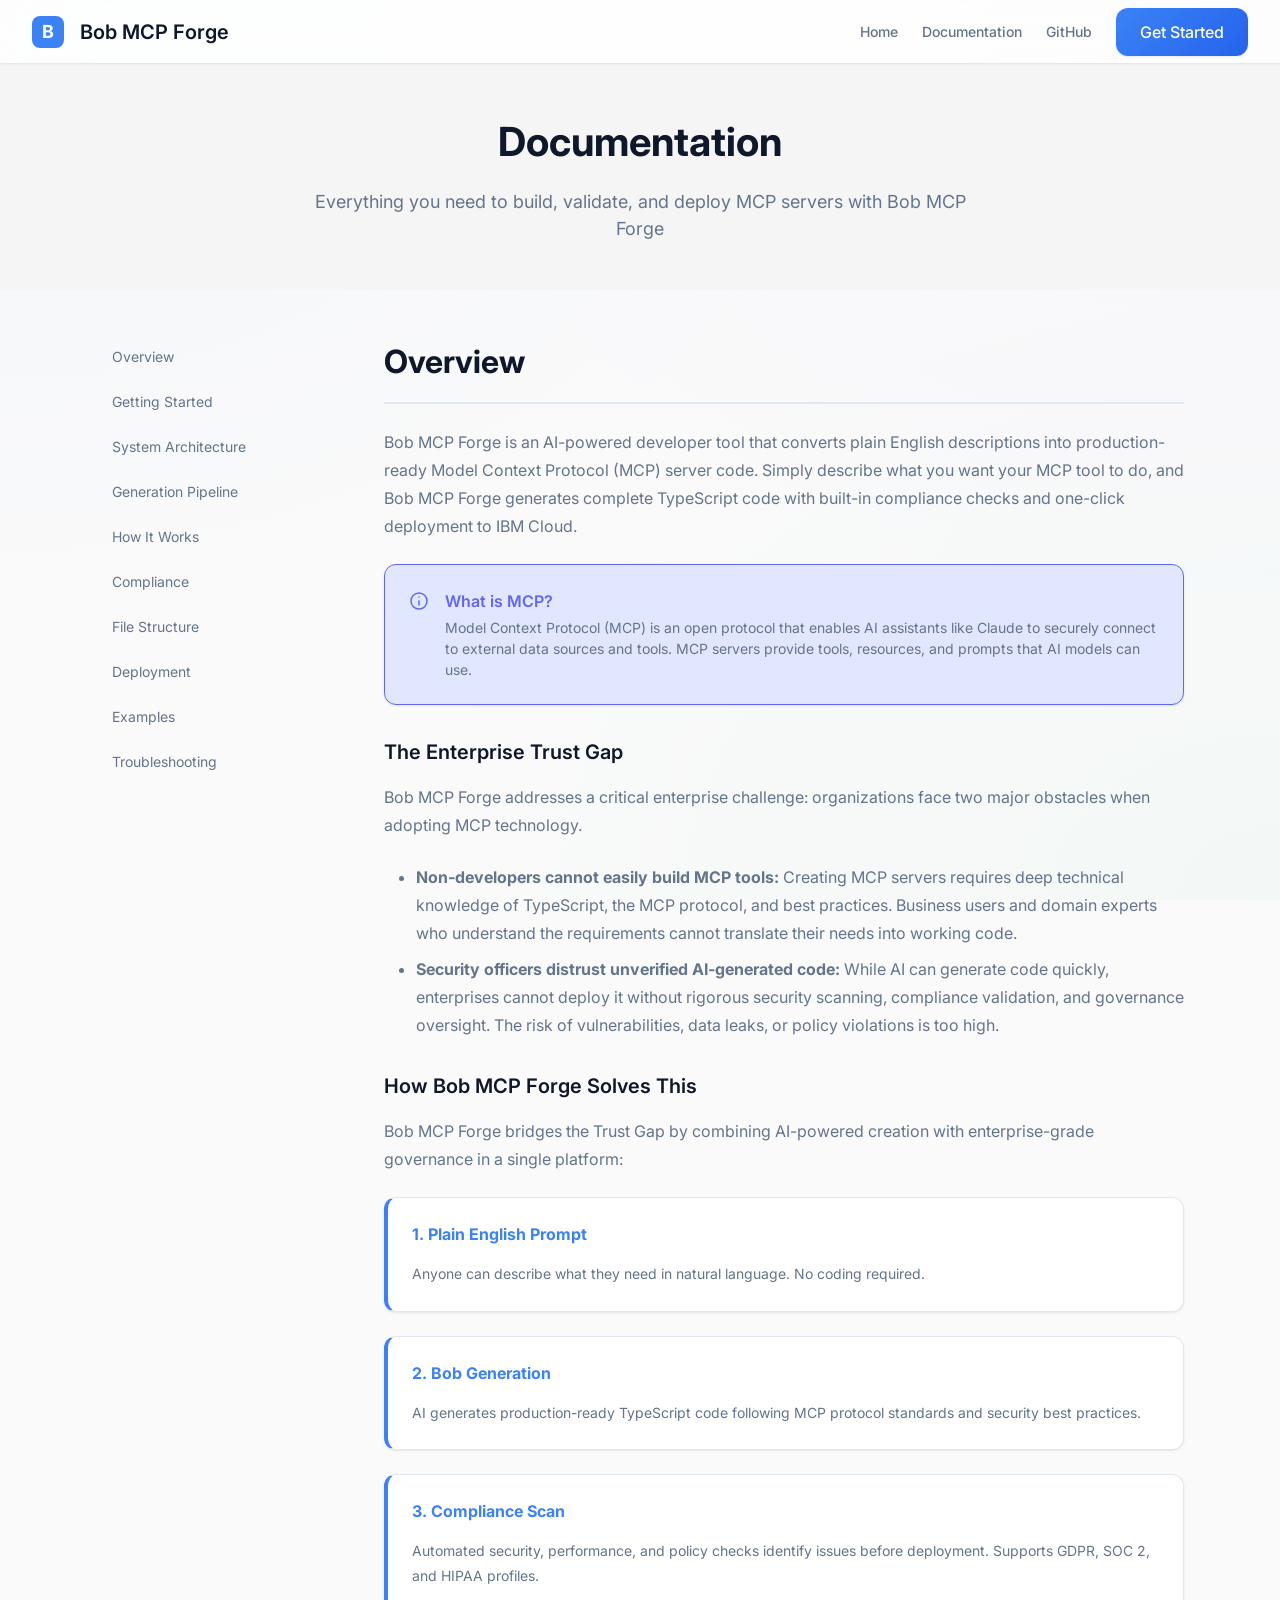
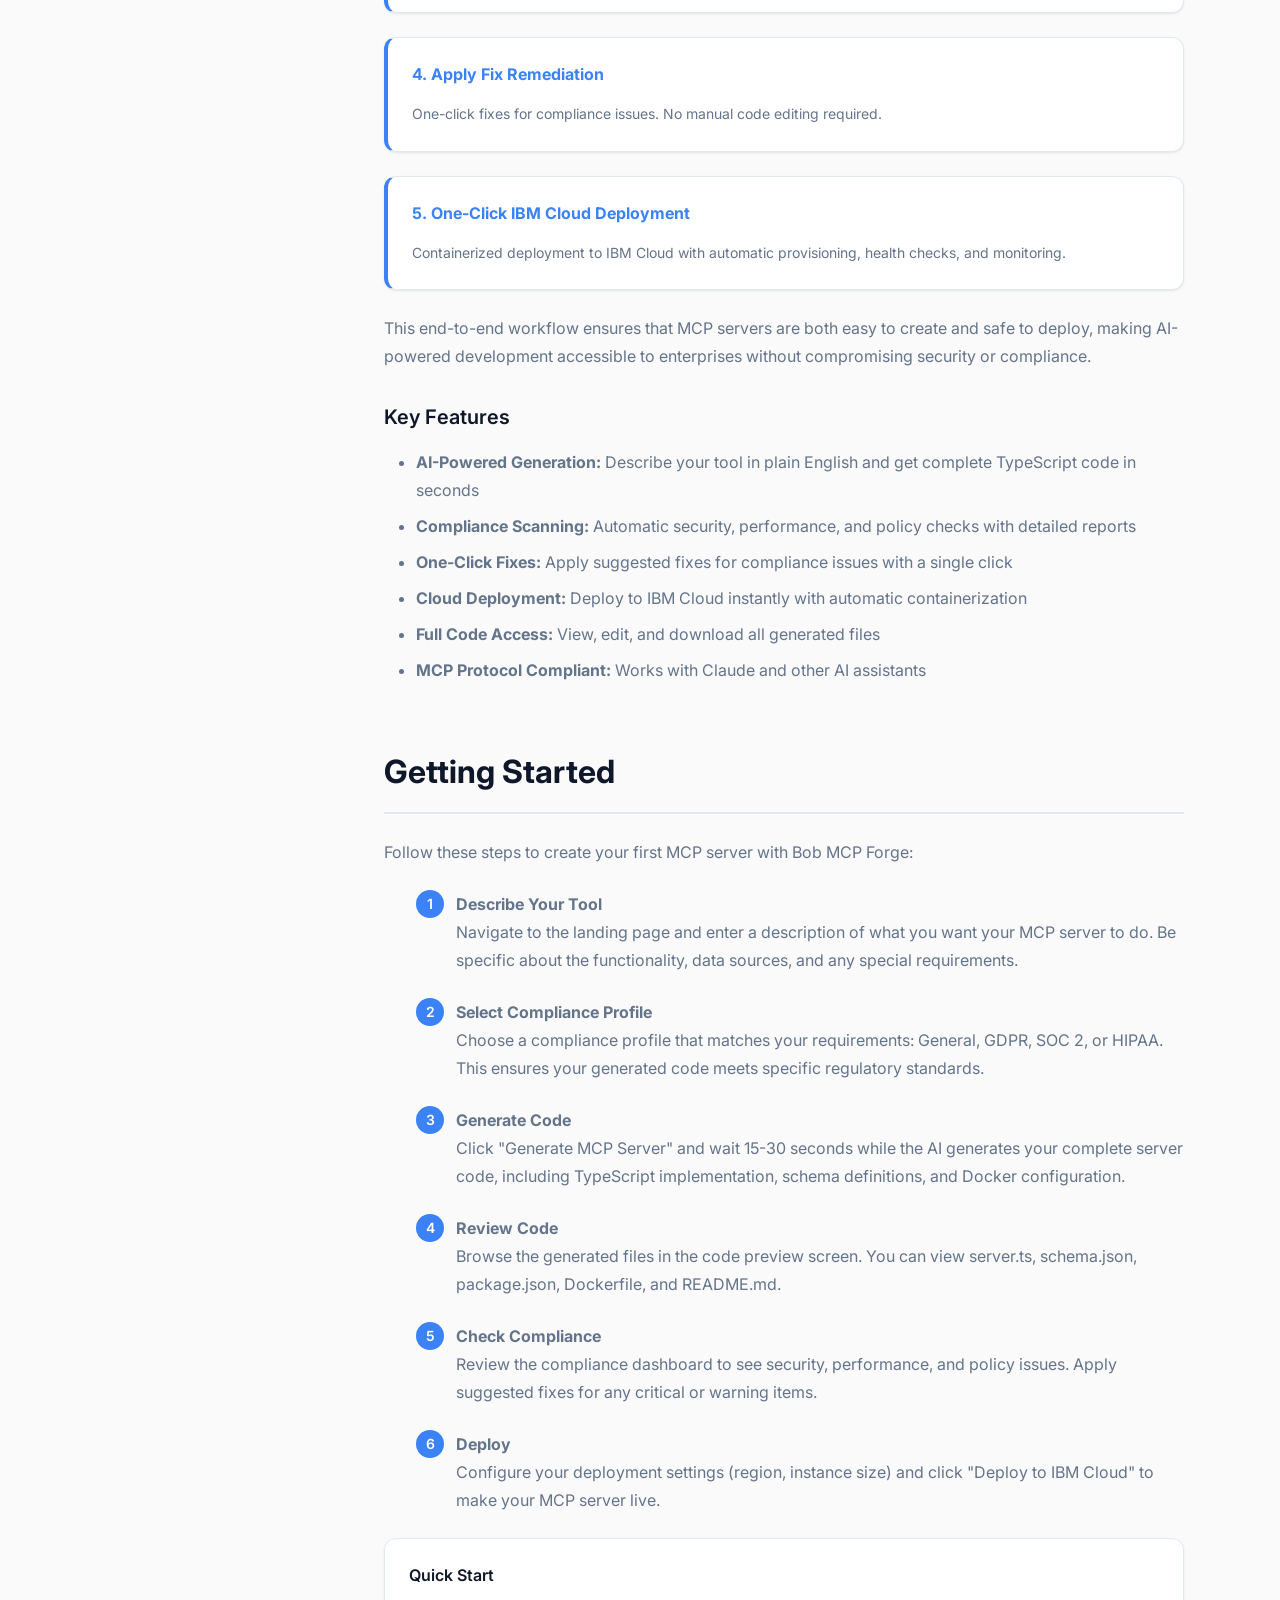
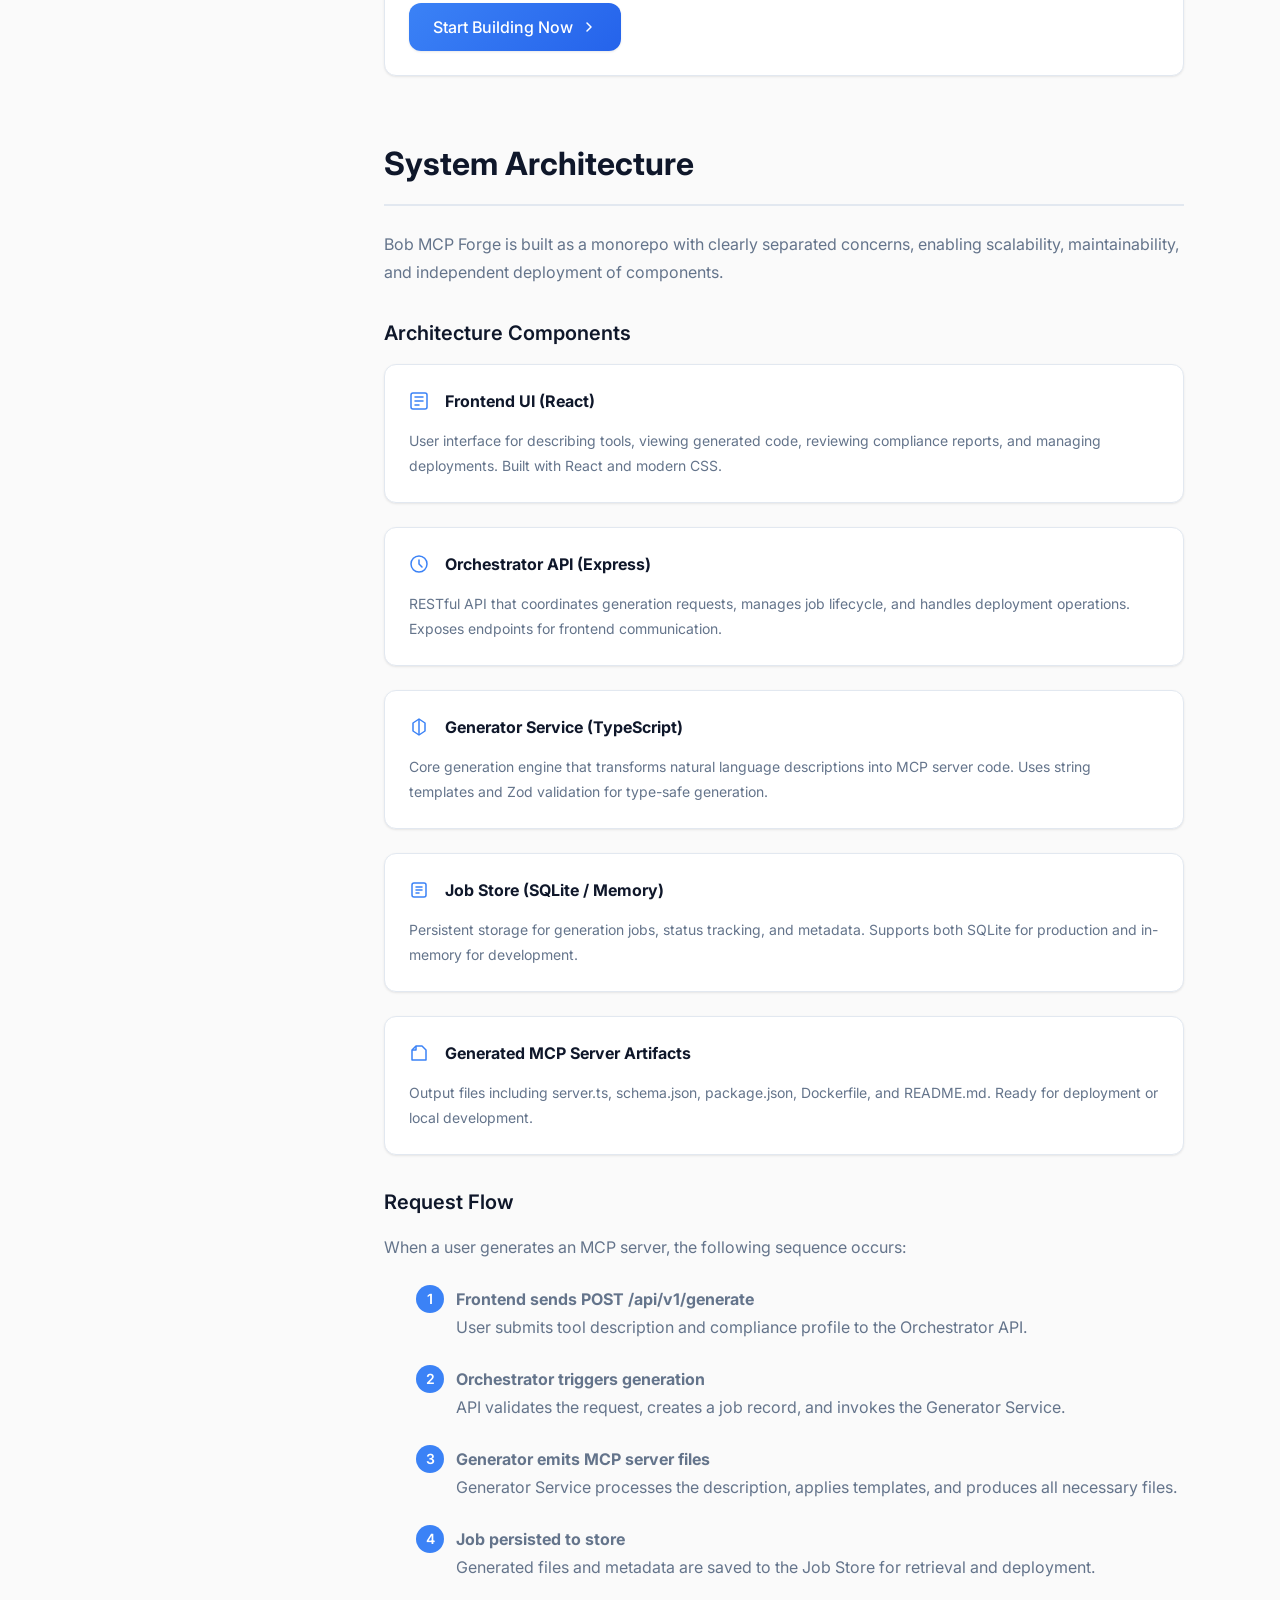
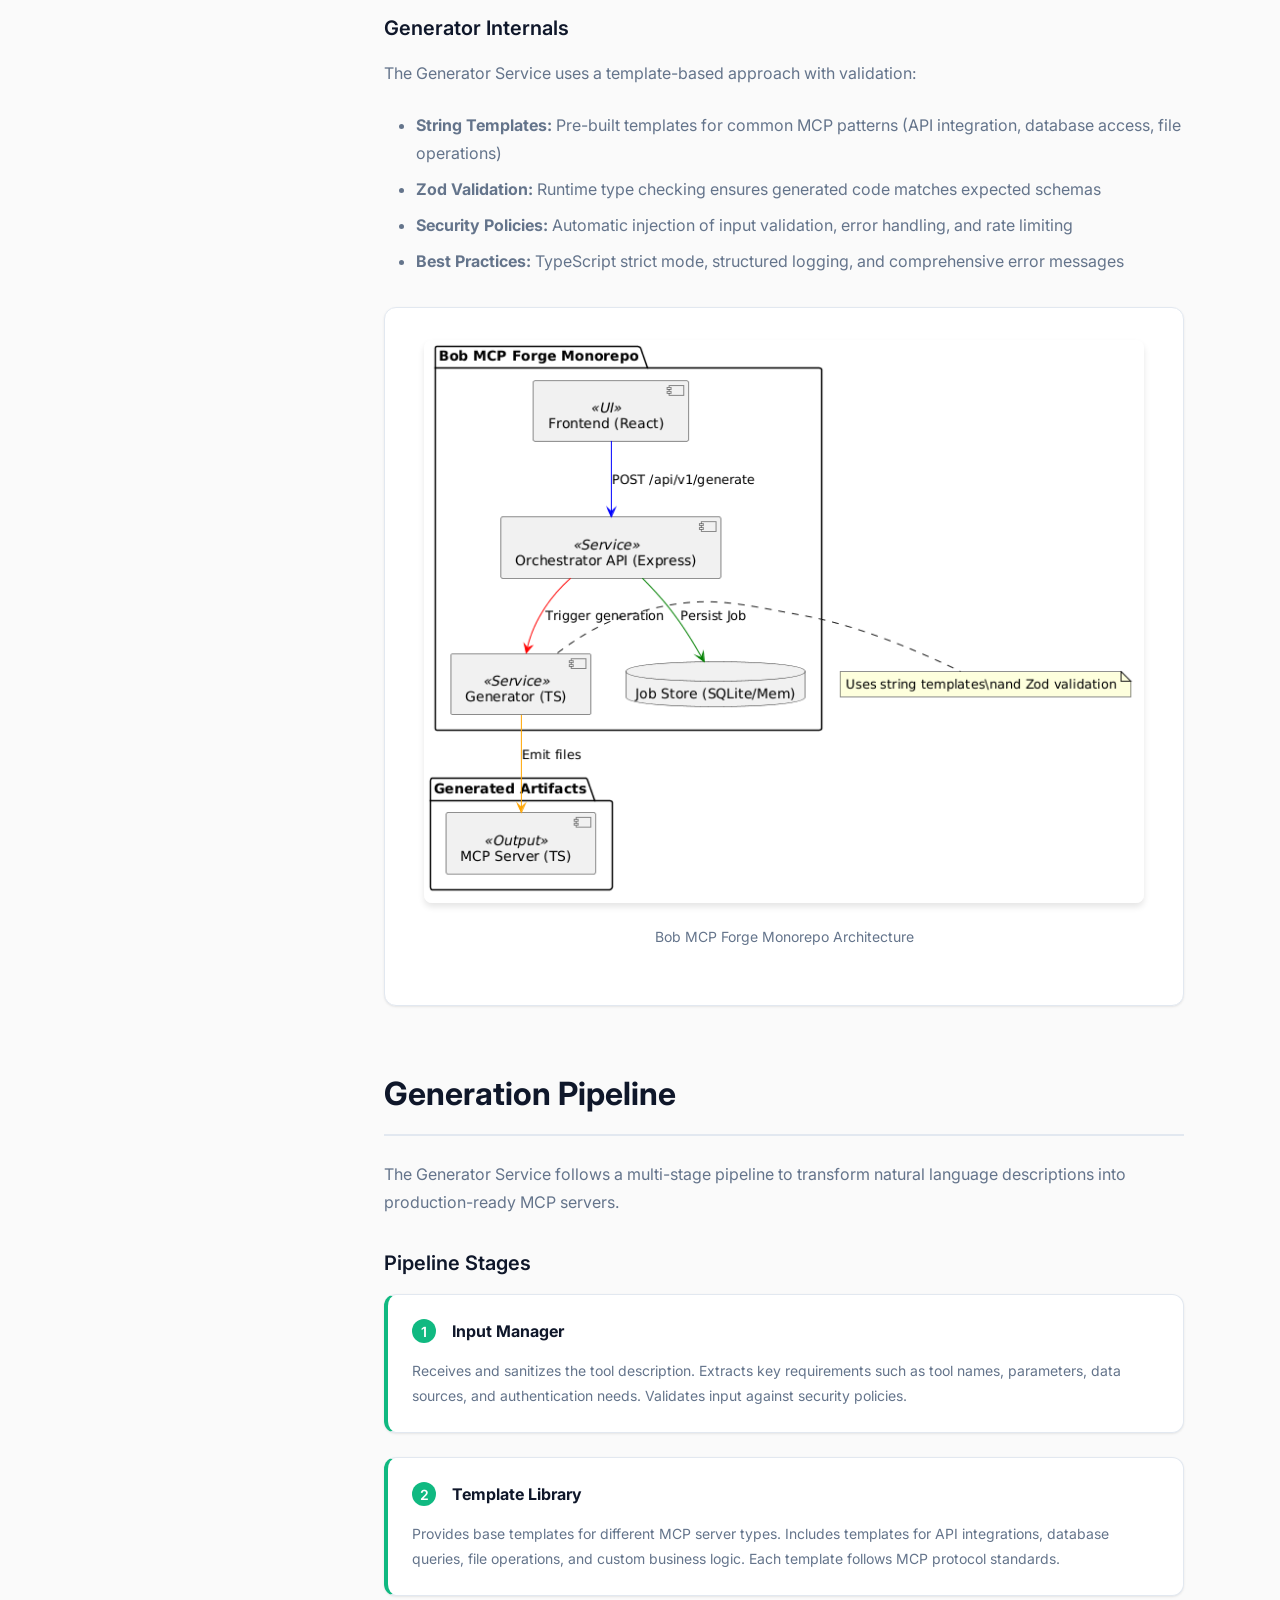
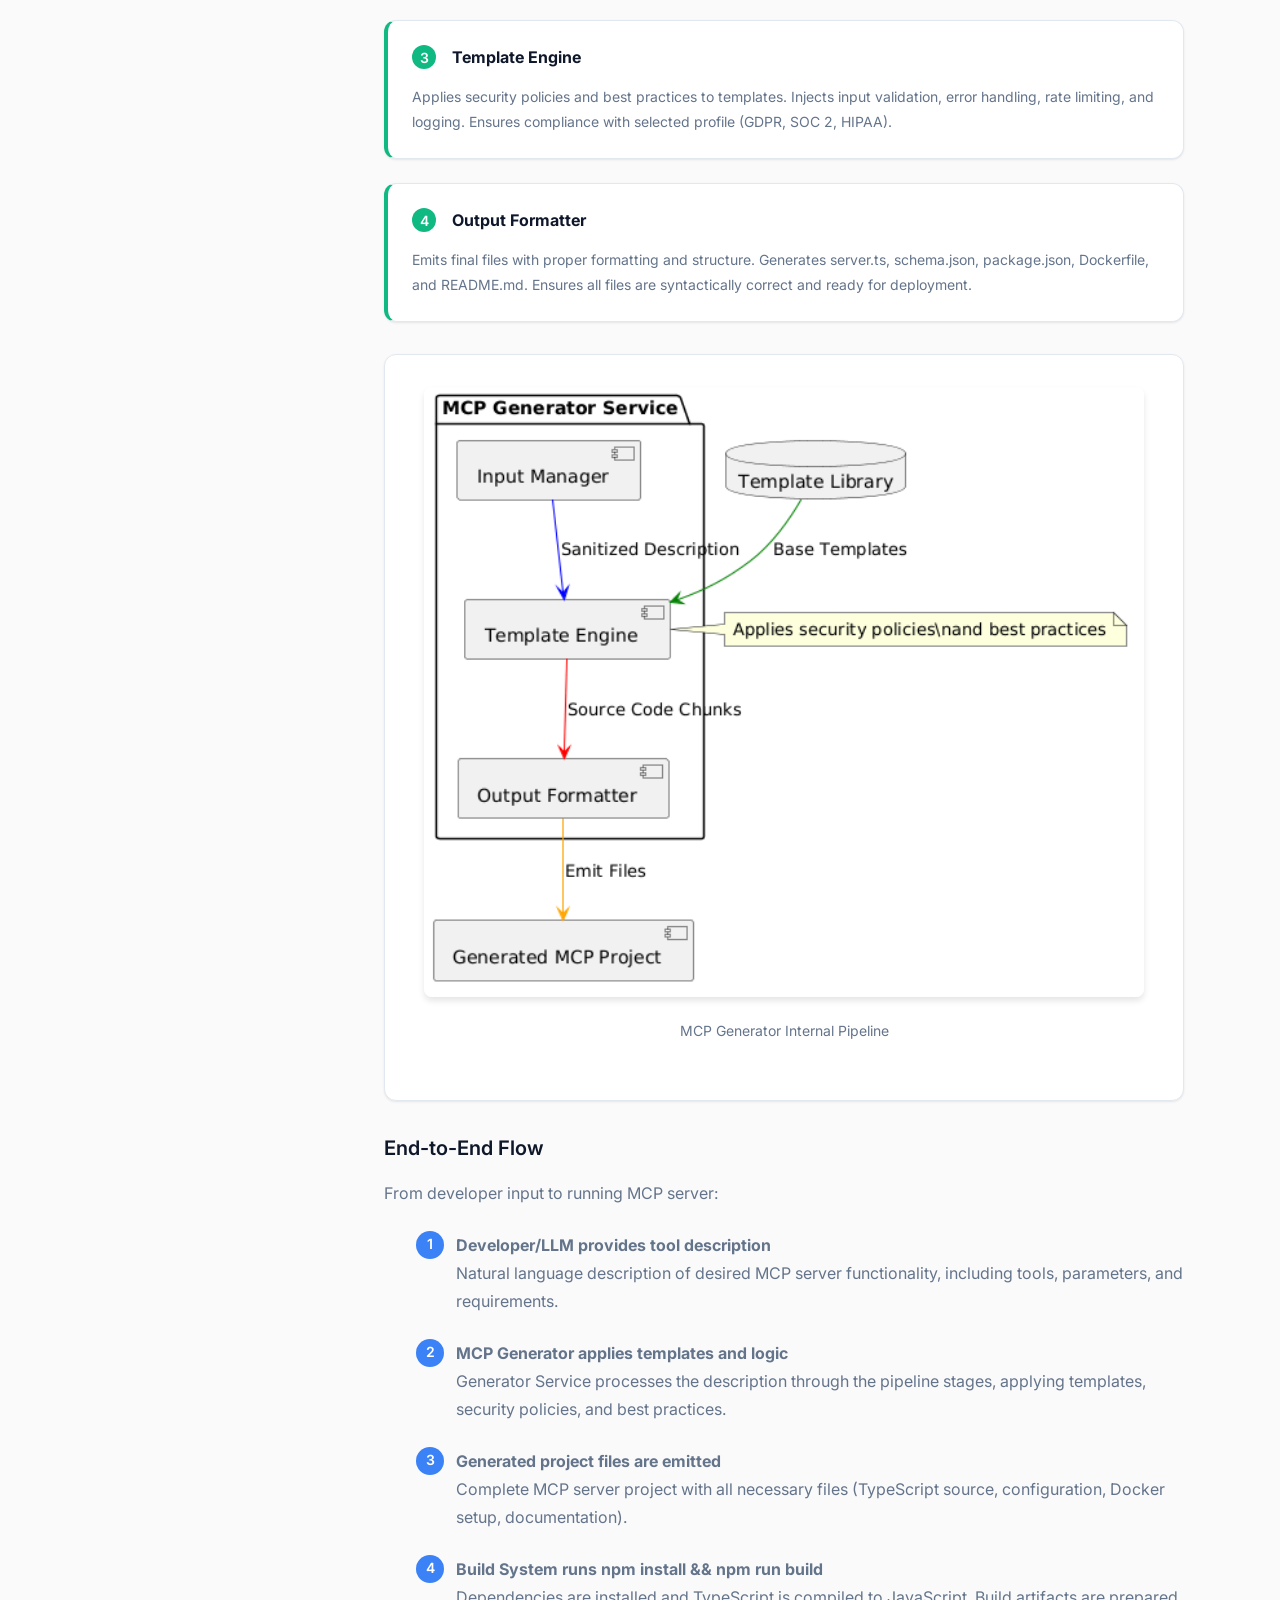
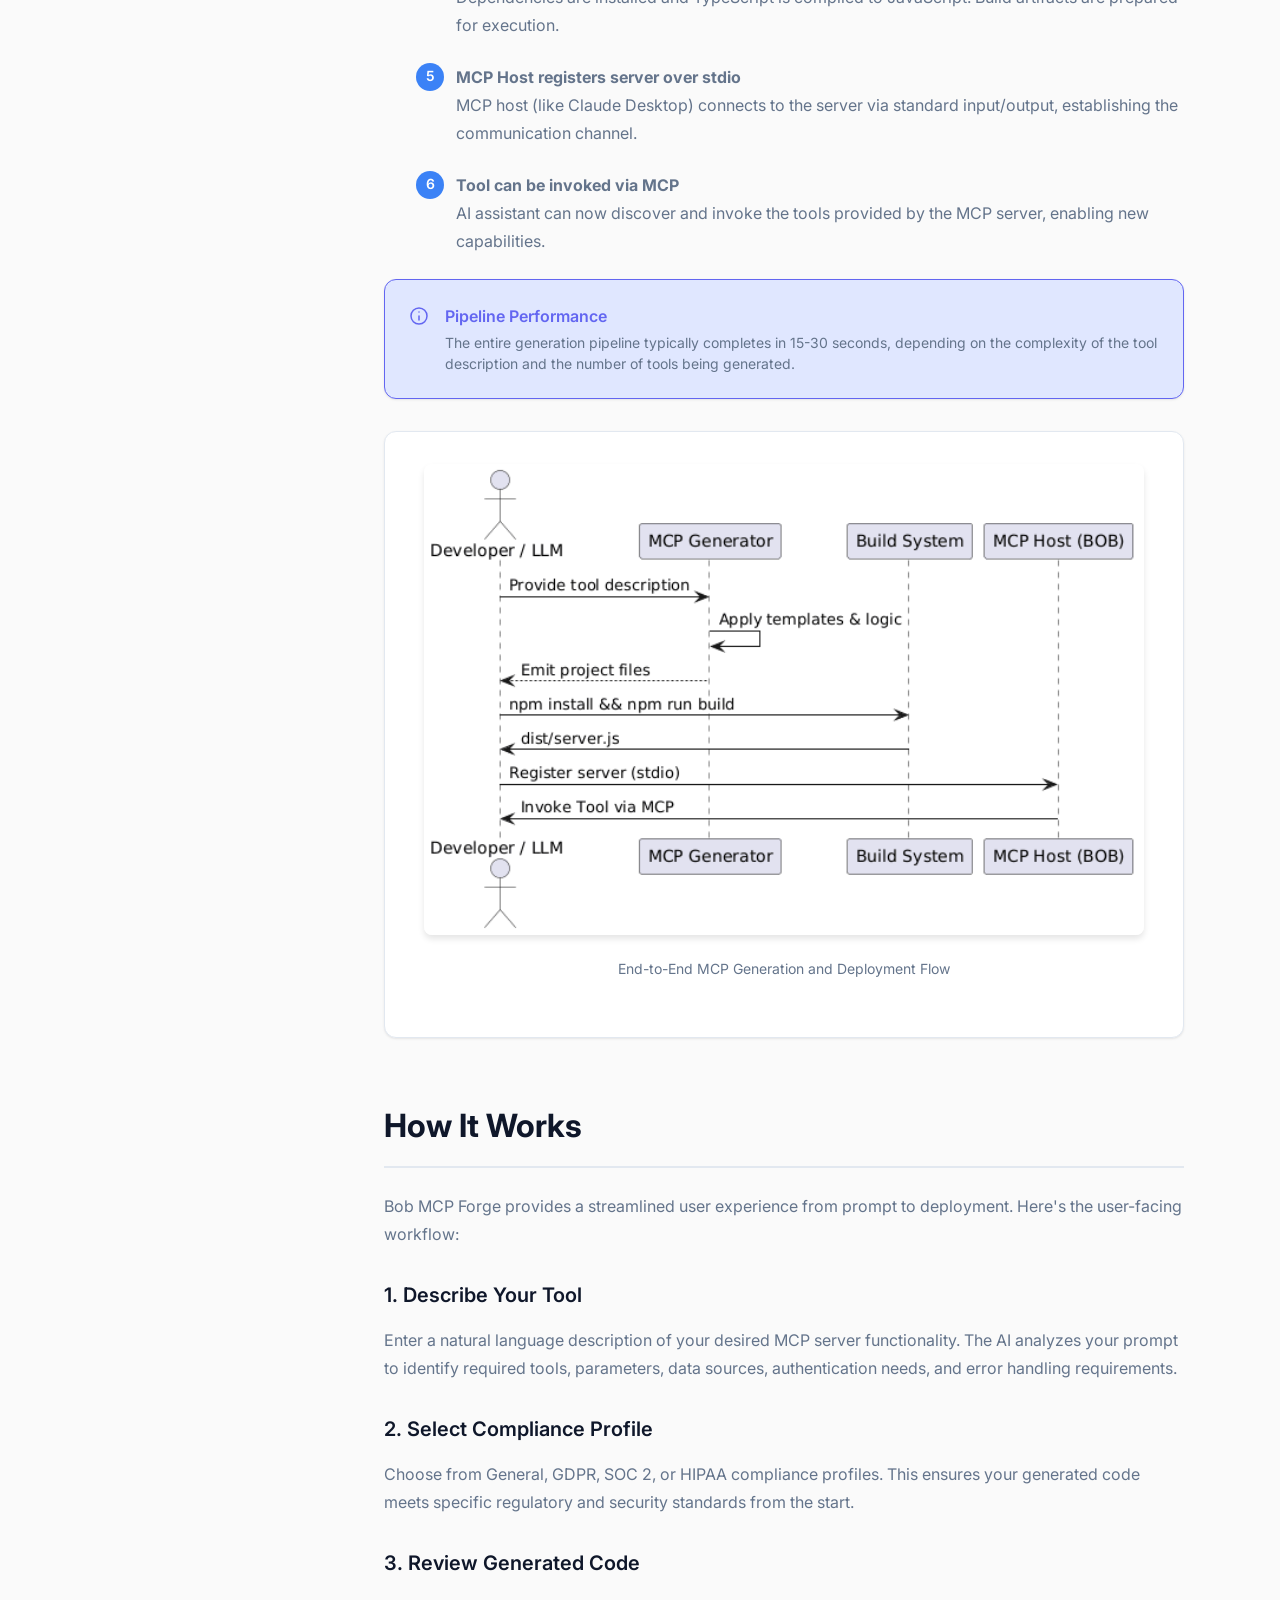
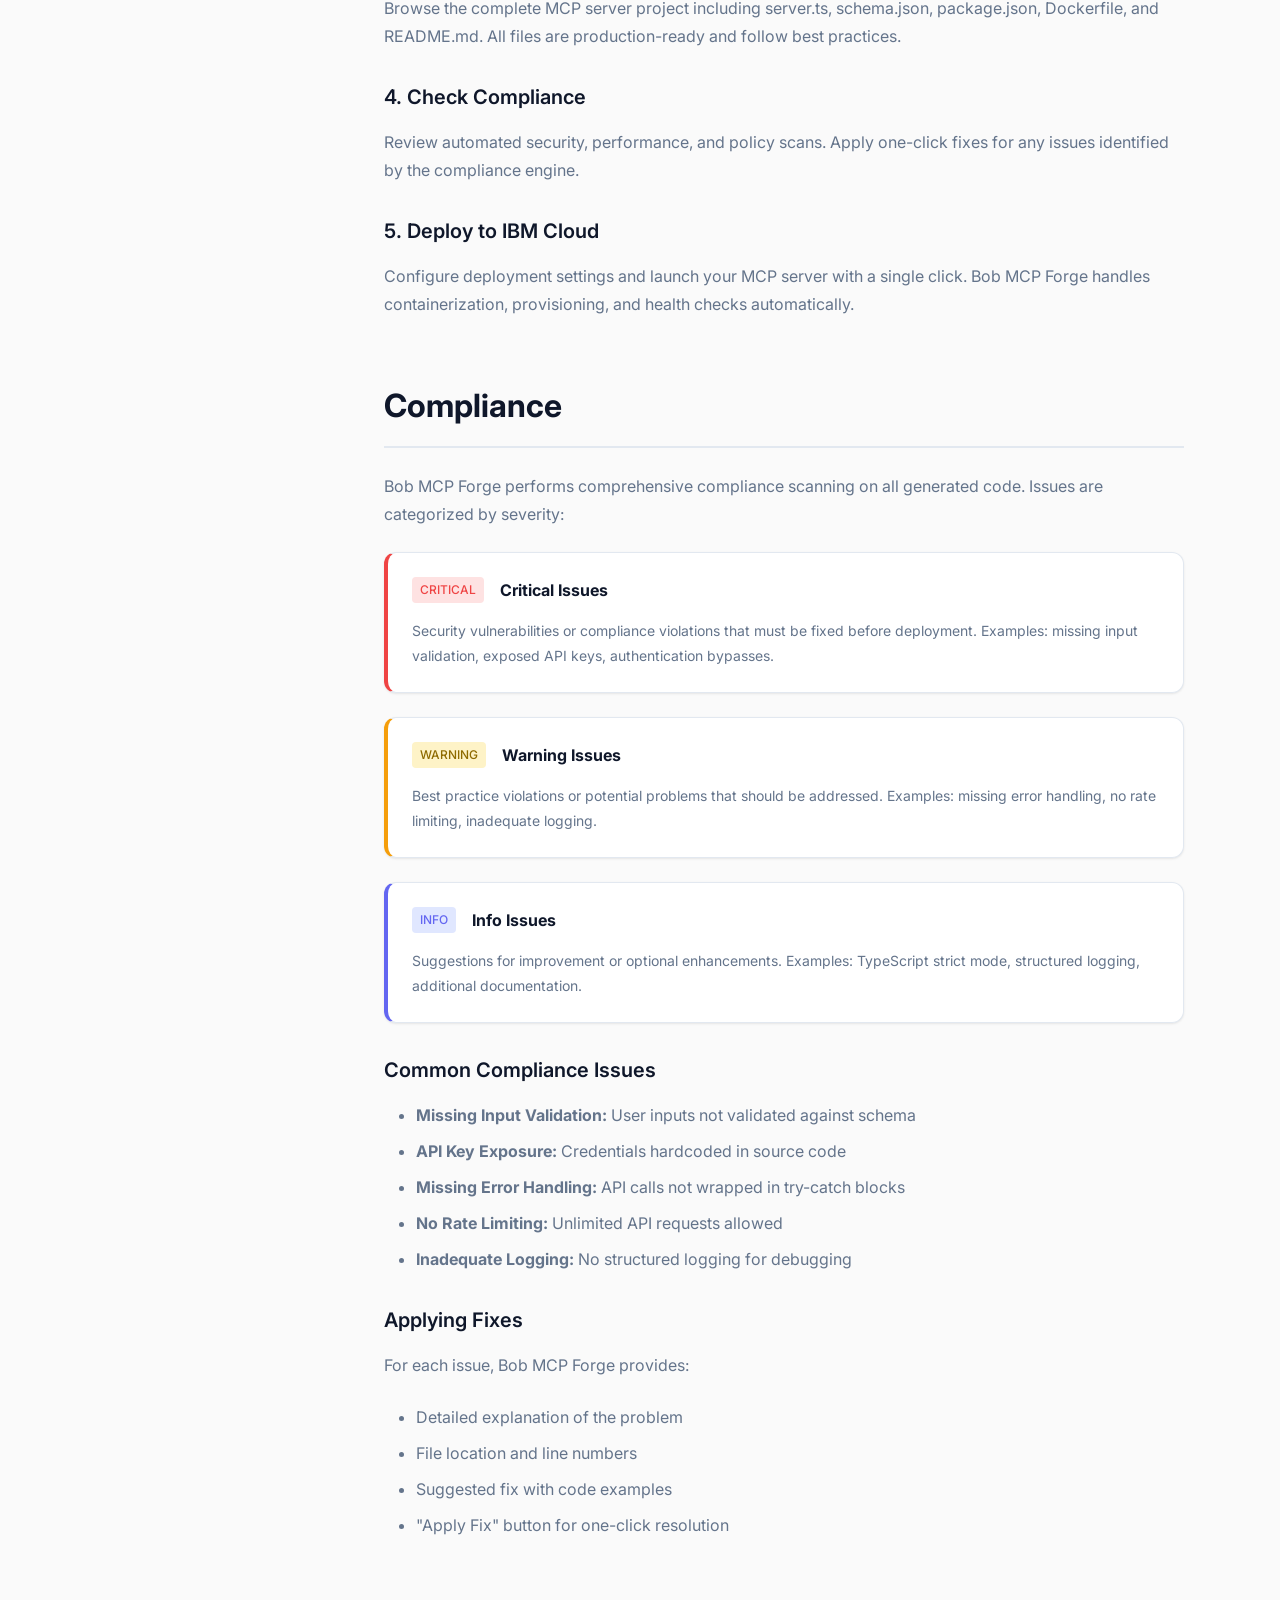
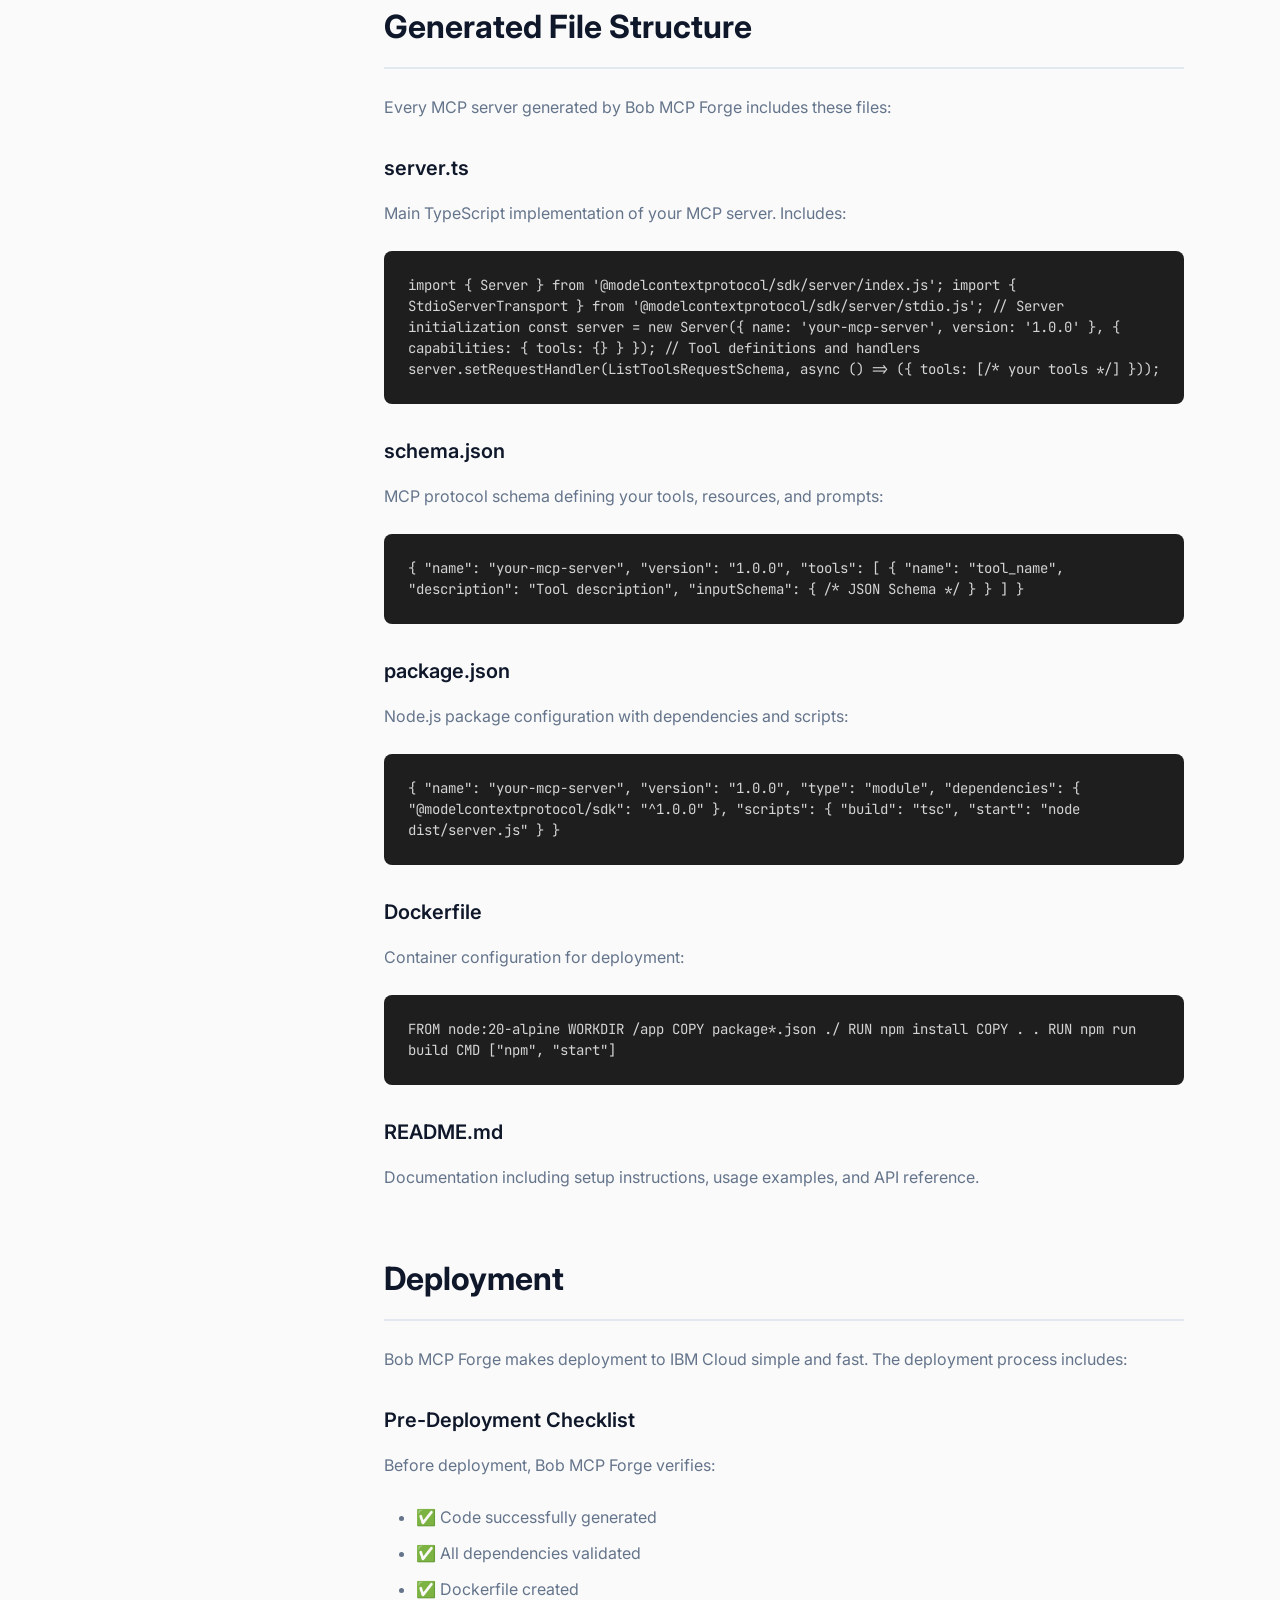
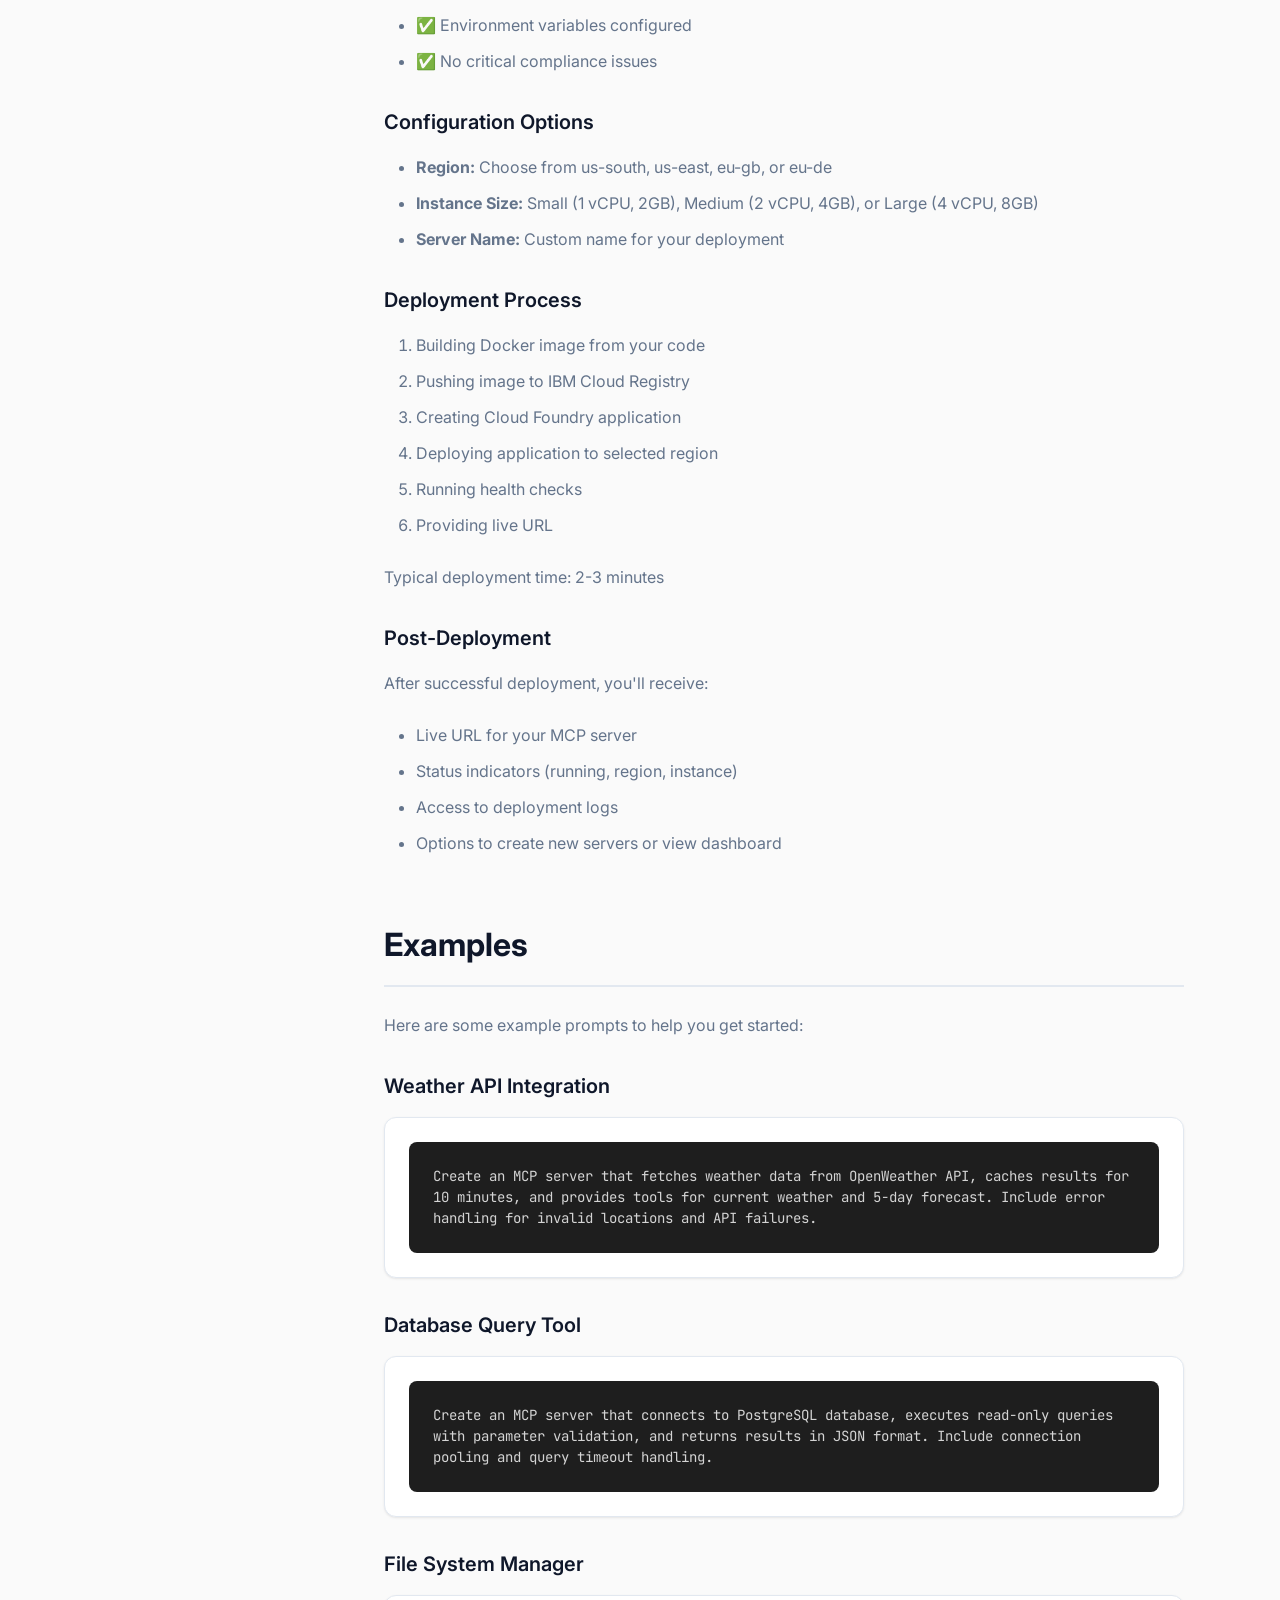
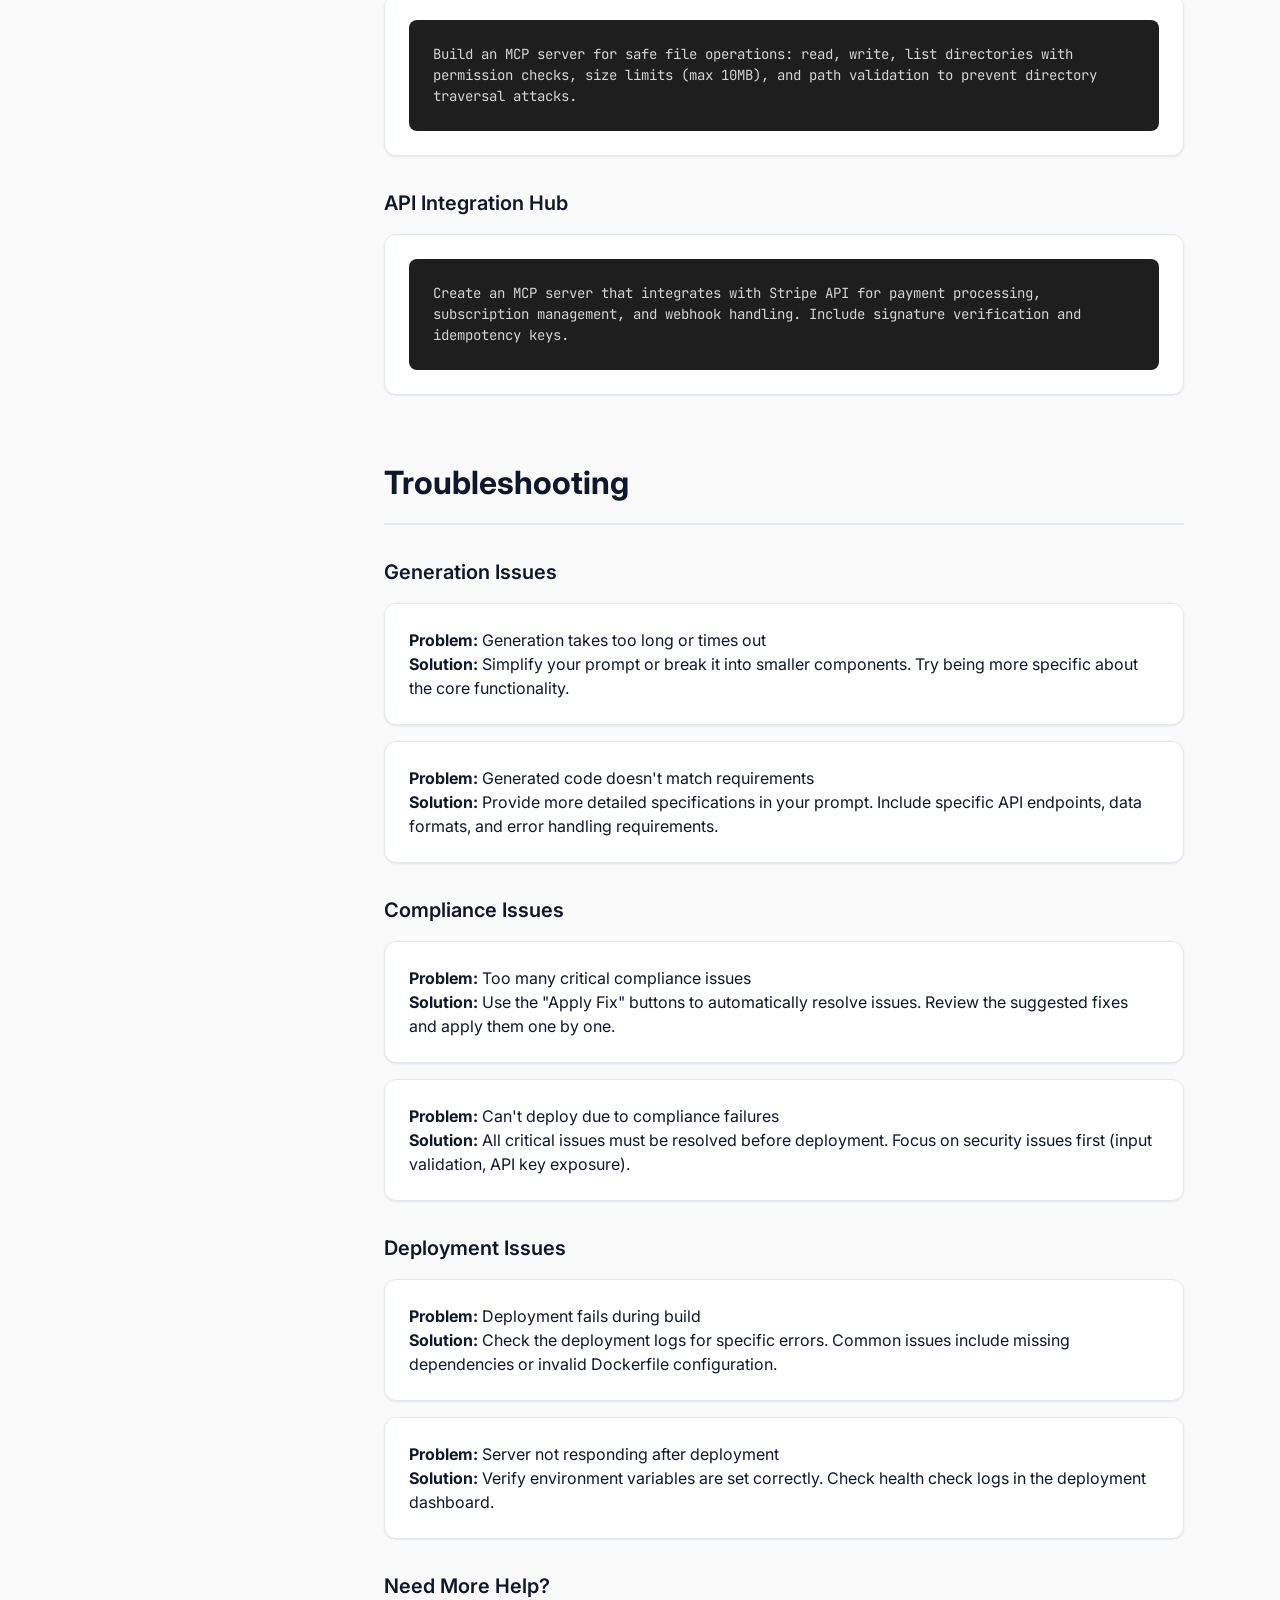
<file: frontend/documentation.html>
<!DOCTYPE html>
<html lang="en">
<head>
  <meta charset="UTF-8">
  <meta name="viewport" content="width=device-width, initial-scale=1.0">
  <title>Documentation - Bob MCP Forge</title>
  <link rel="stylesheet" href="styles/global.css">
  <link rel="stylesheet" href="styles/design-system.css">
  <link rel="preconnect" href="https://fonts.googleapis.com">
  <link rel="preconnect" href="https://fonts.gstatic.com" crossorigin>
  <link href="https://fonts.googleapis.com/css2?family=Inter:wght@400;500;600;700&family=JetBrains+Mono:wght@400;500&display=swap" rel="stylesheet">
  <style>
    .docs-layout {
      display: grid;
      grid-template-columns: 240px 1fr;
      gap: var(--space-6);
      max-width: var(--max-width-xl);
      margin: 0 auto;
      padding: var(--space-6) var(--space-4);
    }
    
    .docs-sidebar {
      position: sticky;
      top: calc(var(--header-height) + var(--space-3));
      height: fit-content;
    }
    
    .docs-nav {
      list-style: none;
      padding: 0;
      margin: 0;
    }
    
    .docs-nav-item {
      margin-bottom: var(--space-1);
    }
    
    .docs-nav-link {
      display: block;
      padding: var(--space-1) var(--space-2);
      color: var(--color-text-secondary);
      text-decoration: none;
      font-size: var(--font-size-sm);
      border-radius: var(--radius-sm);
      transition: all var(--transition-fast);
    }
    
    .docs-nav-link:hover {
      background: var(--color-bg-secondary);
      color: var(--color-text-primary);
    }
    
    .docs-nav-link.active {
      background: var(--color-primary-light);
      color: var(--color-primary);
      font-weight: 500;
    }
    
    .docs-content {
      max-width: 800px;
    }
    
    .docs-section {
      margin-bottom: var(--space-8);
      scroll-margin-top: calc(var(--header-height) + var(--space-3));
    }
    
    .docs-section h2 {
      font-size: var(--font-size-3xl);
      font-weight: 700;
      margin-bottom: var(--space-3);
      padding-bottom: var(--space-2);
      border-bottom: 2px solid var(--color-border);
    }
    
    .docs-section h3 {
      font-size: var(--font-size-xl);
      font-weight: 600;
      margin-top: var(--space-4);
      margin-bottom: var(--space-2);
    }
    
    .docs-section p {
      line-height: var(--line-height-relaxed);
      color: var(--color-text-secondary);
      margin-bottom: var(--space-3);
    }
    
    .docs-section ul, .docs-section ol {
      margin-bottom: var(--space-3);
      padding-left: var(--space-4);
    }
    
    .docs-section li {
      line-height: var(--line-height-relaxed);
      color: var(--color-text-secondary);
      margin-bottom: var(--space-1);
    }
    
    .step-list {
      counter-reset: step-counter;
      list-style: none;
      padding-left: 0;
    }
    
    .step-list li {
      counter-increment: step-counter;
      position: relative;
      padding-left: var(--space-5);
      margin-bottom: var(--space-3);
    }
    
    .step-list li::before {
      content: counter(step-counter);
      position: absolute;
      left: 0;
      top: 0;
      width: 28px;
      height: 28px;
      background: var(--color-primary);
      color: white;
      border-radius: 50%;
      display: flex;
      align-items: center;
      justify-content: center;
      font-weight: 600;
      font-size: var(--font-size-sm);
    }
    
    @media (max-width: 768px) {
      .docs-layout {
        grid-template-columns: 1fr;
      }
      
      .docs-sidebar {
        position: static;
        border-bottom: 1px solid var(--color-border);
        padding-bottom: var(--space-3);
        margin-bottom: var(--space-4);
      }
    }
  </style>
</head>
<body>
  <div id="app">
    <!-- Header -->
    <header class="app-header">
      <a href="index.html" class="app-logo">
        <div class="app-logo-icon">B</div>
        <span>Bob MCP Forge</span>
      </a>
      <nav class="app-nav">
        <a href="index.html" class="nav-link">Home</a>
        <a href="documentation.html" class="nav-link">Documentation</a>
        <a href="https://github.com/bob-mcp-forge/bob-mcp-forge" class="nav-link" target="_blank" rel="noopener noreferrer">GitHub</a>
        <button class="btn btn-primary" onclick="window.location.href='screens/landing.html'">
          Get Started
        </button>
      </nav>
    </header>

    <!-- Main Content -->
    <main class="app-main">
      
      <!-- Page Header -->
      <div style="background: var(--color-bg-secondary); padding: var(--space-6) var(--space-4); text-align: center;">
        <h1 style="font-size: var(--font-size-4xl); font-weight: 700; margin-bottom: var(--space-2);">
          Documentation
        </h1>
        <p style="font-size: var(--font-size-lg); color: var(--color-text-secondary); max-width: 700px; margin: 0 auto;">
          Everything you need to build, validate, and deploy MCP servers with Bob MCP Forge
        </p>
      </div>

      <!-- Docs Layout -->
      <div class="docs-layout">
        
        <!-- Sidebar Navigation -->
        <aside class="docs-sidebar">
          <nav>
            <ul class="docs-nav">
              <li class="docs-nav-item">
                <a href="#overview" class="docs-nav-link active">Overview</a>
              </li>
              <li class="docs-nav-item">
                <a href="#getting-started" class="docs-nav-link">Getting Started</a>
              </li>
              <li class="docs-nav-item">
                <a href="#system-architecture" class="docs-nav-link">System Architecture</a>
              </li>
              <li class="docs-nav-item">
                <a href="#generation-pipeline" class="docs-nav-link">Generation Pipeline</a>
              </li>
              <li class="docs-nav-item">
                <a href="#how-it-works" class="docs-nav-link">How It Works</a>
              </li>
              <li class="docs-nav-item">
                <a href="#compliance" class="docs-nav-link">Compliance</a>
              </li>
              <li class="docs-nav-item">
                <a href="#file-structure" class="docs-nav-link">File Structure</a>
              </li>
              <li class="docs-nav-item">
                <a href="#deployment" class="docs-nav-link">Deployment</a>
              </li>
              <li class="docs-nav-item">
                <a href="#examples" class="docs-nav-link">Examples</a>
              </li>
              <li class="docs-nav-item">
                <a href="#troubleshooting" class="docs-nav-link">Troubleshooting</a>
              </li>
            </ul>
          </nav>
        </aside>

        <!-- Main Content -->
        <div class="docs-content">
          
          <!-- Overview -->
          <section id="overview" class="docs-section">
            <h2>Overview</h2>
            <p>
              Bob MCP Forge is an AI-powered developer tool that converts plain English descriptions into production-ready Model Context Protocol (MCP) server code. Simply describe what you want your MCP tool to do, and Bob MCP Forge generates complete TypeScript code with built-in compliance checks and one-click deployment to IBM Cloud.
            </p>
            
            <div class="card" style="padding: var(--space-3); background: var(--color-info-light); border: 1px solid var(--color-info); margin-bottom: var(--space-3);">
              <div style="display: flex; gap: var(--space-2);">
                <svg width="20" height="20" viewBox="0 0 20 20" fill="none" xmlns="http://www.w3.org/2000/svg" style="flex-shrink: 0; margin-top: 2px;">
                  <path d="M10 18C14.4183 18 18 14.4183 18 10C18 5.58172 14.4183 2 10 2C5.58172 2 2 5.58172 2 10C2 14.4183 5.58172 18 10 18Z" stroke="var(--color-info)" stroke-width="1.5"/>
                  <path d="M10 14V10M10 6H10.01" stroke="var(--color-info)" stroke-width="1.5" stroke-linecap="round"/>
                </svg>
                <div>
                  <div style="font-weight: 600; margin-bottom: 4px; color: var(--color-info);">What is MCP?</div>
                  <div style="font-size: var(--font-size-sm); color: var(--color-text-secondary);">
                    Model Context Protocol (MCP) is an open protocol that enables AI assistants like Claude to securely connect to external data sources and tools. MCP servers provide tools, resources, and prompts that AI models can use.
                  </div>
                </div>
              </div>
            </div>

            <h3>The Enterprise Trust Gap</h3>
            <p>
              Bob MCP Forge addresses a critical enterprise challenge: organizations face two major obstacles when adopting MCP technology.
            </p>
            <ul>
              <li><strong>Non-developers cannot easily build MCP tools:</strong> Creating MCP servers requires deep technical knowledge of TypeScript, the MCP protocol, and best practices. Business users and domain experts who understand the requirements cannot translate their needs into working code.</li>
              <li><strong>Security officers distrust unverified AI-generated code:</strong> While AI can generate code quickly, enterprises cannot deploy it without rigorous security scanning, compliance validation, and governance oversight. The risk of vulnerabilities, data leaks, or policy violations is too high.</li>
            </ul>

            <h3>How Bob MCP Forge Solves This</h3>
            <p>
              Bob MCP Forge bridges the Trust Gap by combining AI-powered creation with enterprise-grade governance in a single platform:
            </p>

            <div style="display: grid; gap: var(--space-3); margin-bottom: var(--space-3);">
              
              <div class="card" style="padding: var(--space-3); border-left: 4px solid var(--color-primary);">
                <div style="display: flex; align-items: center; gap: var(--space-2); margin-bottom: var(--space-2);">
                  <strong style="color: var(--color-primary);">1. Plain English Prompt</strong>
                </div>
                <p style="margin: 0; font-size: var(--font-size-sm);">
                  Anyone can describe what they need in natural language. No coding required.
                </p>
              </div>

              <div class="card" style="padding: var(--space-3); border-left: 4px solid var(--color-primary);">
                <div style="display: flex; align-items: center; gap: var(--space-2); margin-bottom: var(--space-2);">
                  <strong style="color: var(--color-primary);">2. Bob Generation</strong>
                </div>
                <p style="margin: 0; font-size: var(--font-size-sm);">
                  AI generates production-ready TypeScript code following MCP protocol standards and security best practices.
                </p>
              </div>

              <div class="card" style="padding: var(--space-3); border-left: 4px solid var(--color-primary);">
                <div style="display: flex; align-items: center; gap: var(--space-2); margin-bottom: var(--space-2);">
                  <strong style="color: var(--color-primary);">3. Compliance Scan</strong>
                </div>
                <p style="margin: 0; font-size: var(--font-size-sm);">
                  Automated security, performance, and policy checks identify issues before deployment. Supports GDPR, SOC 2, and HIPAA profiles.
                </p>
              </div>

              <div class="card" style="padding: var(--space-3); border-left: 4px solid var(--color-primary);">
                <div style="display: flex; align-items: center; gap: var(--space-2); margin-bottom: var(--space-2);">
                  <strong style="color: var(--color-primary);">4. Apply Fix Remediation</strong>
                </div>
                <p style="margin: 0; font-size: var(--font-size-sm);">
                  One-click fixes for compliance issues. No manual code editing required.
                </p>
              </div>

              <div class="card" style="padding: var(--space-3); border-left: 4px solid var(--color-primary);">
                <div style="display: flex; align-items: center; gap: var(--space-2); margin-bottom: var(--space-2);">
                  <strong style="color: var(--color-primary);">5. One-Click IBM Cloud Deployment</strong>
                </div>
                <p style="margin: 0; font-size: var(--font-size-sm);">
                  Containerized deployment to IBM Cloud with automatic provisioning, health checks, and monitoring.
                </p>
              </div>

            </div>

            <p>
              This end-to-end workflow ensures that MCP servers are both easy to create and safe to deploy, making AI-powered development accessible to enterprises without compromising security or compliance.
            </p>

            <h3>Key Features</h3>
            <ul>
              <li><strong>AI-Powered Generation:</strong> Describe your tool in plain English and get complete TypeScript code in seconds</li>
              <li><strong>Compliance Scanning:</strong> Automatic security, performance, and policy checks with detailed reports</li>
              <li><strong>One-Click Fixes:</strong> Apply suggested fixes for compliance issues with a single click</li>
              <li><strong>Cloud Deployment:</strong> Deploy to IBM Cloud instantly with automatic containerization</li>
              <li><strong>Full Code Access:</strong> View, edit, and download all generated files</li>
              <li><strong>MCP Protocol Compliant:</strong> Works with Claude and other AI assistants</li>
            </ul>
          </section>

          <!-- Getting Started -->
          <section id="getting-started" class="docs-section">
            <h2>Getting Started</h2>
            <p>
              Follow these steps to create your first MCP server with Bob MCP Forge:
            </p>

            <ol class="step-list">
              <li>
                <strong>Describe Your Tool</strong><br>
                Navigate to the landing page and enter a description of what you want your MCP server to do. Be specific about the functionality, data sources, and any special requirements.
              </li>
              <li>
                <strong>Select Compliance Profile</strong><br>
                Choose a compliance profile that matches your requirements: General, GDPR, SOC 2, or HIPAA. This ensures your generated code meets specific regulatory standards.
              </li>
              <li>
                <strong>Generate Code</strong><br>
                Click "Generate MCP Server" and wait 15-30 seconds while the AI generates your complete server code, including TypeScript implementation, schema definitions, and Docker configuration.
              </li>
              <li>
                <strong>Review Code</strong><br>
                Browse the generated files in the code preview screen. You can view server.ts, schema.json, package.json, Dockerfile, and README.md.
              </li>
              <li>
                <strong>Check Compliance</strong><br>
                Review the compliance dashboard to see security, performance, and policy issues. Apply suggested fixes for any critical or warning items.
              </li>
              <li>
                <strong>Deploy</strong><br>
                Configure your deployment settings (region, instance size) and click "Deploy to IBM Cloud" to make your MCP server live.
              </li>
            </ol>

            <div class="card" style="padding: var(--space-3); margin-top: var(--space-3);">
              <div style="font-weight: 600; margin-bottom: var(--space-2);">Quick Start</div>
              <button class="btn btn-primary" onclick="window.location.href='screens/landing.html'">
                Start Building Now
                <svg width="16" height="16" viewBox="0 0 16 16" fill="none" xmlns="http://www.w3.org/2000/svg">
                  <path d="M6 12L10 8L6 4" stroke="currentColor" stroke-width="1.5" stroke-linecap="round" stroke-linejoin="round"/>
                </svg>
              </button>
            </div>
          </section>

          <!-- System Architecture -->
          <section id="system-architecture" class="docs-section">
            <h2>System Architecture</h2>
            <p>
              Bob MCP Forge is built as a monorepo with clearly separated concerns, enabling scalability, maintainability, and independent deployment of components.
            </p>

            <h3>Architecture Components</h3>
            <div style="display: grid; gap: var(--space-3); margin-bottom: var(--space-3);">
              
              <div class="card" style="padding: var(--space-3);">
                <div style="display: flex; align-items: center; gap: var(--space-2); margin-bottom: var(--space-2);">
                  <svg width="20" height="20" viewBox="0 0 20 20" fill="none" xmlns="http://www.w3.org/2000/svg" style="flex-shrink: 0;">
                    <rect x="2" y="2" width="16" height="16" rx="2" stroke="var(--color-primary)" stroke-width="1.5"/>
                    <path d="M6 6H14M6 10H14M6 14H10" stroke="var(--color-primary)" stroke-width="1.5" stroke-linecap="round"/>
                  </svg>
                  <strong>Frontend UI (React)</strong>
                </div>
                <p style="margin: 0; font-size: var(--font-size-sm); color: var(--color-text-secondary);">
                  User interface for describing tools, viewing generated code, reviewing compliance reports, and managing deployments. Built with React and modern CSS.
                </p>
              </div>

              <div class="card" style="padding: var(--space-3);">
                <div style="display: flex; align-items: center; gap: var(--space-2); margin-bottom: var(--space-2);">
                  <svg width="20" height="20" viewBox="0 0 20 20" fill="none" xmlns="http://www.w3.org/2000/svg" style="flex-shrink: 0;">
                    <circle cx="10" cy="10" r="8" stroke="var(--color-primary)" stroke-width="1.5"/>
                    <path d="M10 6V10L13 13" stroke="var(--color-primary)" stroke-width="1.5" stroke-linecap="round"/>
                  </svg>
                  <strong>Orchestrator API (Express)</strong>
                </div>
                <p style="margin: 0; font-size: var(--font-size-sm); color: var(--color-text-secondary);">
                  RESTful API that coordinates generation requests, manages job lifecycle, and handles deployment operations. Exposes endpoints for frontend communication.
                </p>
              </div>

              <div class="card" style="padding: var(--space-3);">
                <div style="display: flex; align-items: center; gap: var(--space-2); margin-bottom: var(--space-2);">
                  <svg width="20" height="20" viewBox="0 0 20 20" fill="none" xmlns="http://www.w3.org/2000/svg" style="flex-shrink: 0;">
                    <path d="M4 6L10 2L16 6V14L10 18L4 14V6Z" stroke="var(--color-primary)" stroke-width="1.5" stroke-linejoin="round"/>
                    <path d="M10 2V18" stroke="var(--color-primary)" stroke-width="1.5"/>
                  </svg>
                  <strong>Generator Service (TypeScript)</strong>
                </div>
                <p style="margin: 0; font-size: var(--font-size-sm); color: var(--color-text-secondary);">
                  Core generation engine that transforms natural language descriptions into MCP server code. Uses string templates and Zod validation for type-safe generation.
                </p>
              </div>

              <div class="card" style="padding: var(--space-3);">
                <div style="display: flex; align-items: center; gap: var(--space-2); margin-bottom: var(--space-2);">
                  <svg width="20" height="20" viewBox="0 0 20 20" fill="none" xmlns="http://www.w3.org/2000/svg" style="flex-shrink: 0;">
                    <rect x="3" y="3" width="14" height="14" rx="2" stroke="var(--color-primary)" stroke-width="1.5"/>
                    <path d="M7 7H13M7 10H13M7 13H10" stroke="var(--color-primary)" stroke-width="1.5" stroke-linecap="round"/>
                  </svg>
                  <strong>Job Store (SQLite / Memory)</strong>
                </div>
                <p style="margin: 0; font-size: var(--font-size-sm); color: var(--color-text-secondary);">
                  Persistent storage for generation jobs, status tracking, and metadata. Supports both SQLite for production and in-memory for development.
                </p>
              </div>

              <div class="card" style="padding: var(--space-3);">
                <div style="display: flex; align-items: center; gap: var(--space-2); margin-bottom: var(--space-2);">
                  <svg width="20" height="20" viewBox="0 0 20 20" fill="none" xmlns="http://www.w3.org/2000/svg" style="flex-shrink: 0;">
                    <path d="M7 3H13L17 7V17H3V7L7 3Z" stroke="var(--color-primary)" stroke-width="1.5" stroke-linejoin="round"/>
                    <path d="M7 3V7H3" stroke="var(--color-primary)" stroke-width="1.5" stroke-linejoin="round"/>
                  </svg>
                  <strong>Generated MCP Server Artifacts</strong>
                </div>
                <p style="margin: 0; font-size: var(--font-size-sm); color: var(--color-text-secondary);">
                  Output files including server.ts, schema.json, package.json, Dockerfile, and README.md. Ready for deployment or local development.
                </p>
              </div>

            </div>

            <h3>Request Flow</h3>
            <p>
              When a user generates an MCP server, the following sequence occurs:
            </p>
            <ol class="step-list">
              <li>
                <strong>Frontend sends POST /api/v1/generate</strong><br>
                User submits tool description and compliance profile to the Orchestrator API.
              </li>
              <li>
                <strong>Orchestrator triggers generation</strong><br>
                API validates the request, creates a job record, and invokes the Generator Service.
              </li>
              <li>
                <strong>Generator emits MCP server files</strong><br>
                Generator Service processes the description, applies templates, and produces all necessary files.
              </li>
              <li>
                <strong>Job persisted to store</strong><br>
                Generated files and metadata are saved to the Job Store for retrieval and deployment.
              </li>
            </ol>

            <h3>Generator Internals</h3>
            <p>
              The Generator Service uses a template-based approach with validation:
            </p>
            <ul>
              <li><strong>String Templates:</strong> Pre-built templates for common MCP patterns (API integration, database access, file operations)</li>
              <li><strong>Zod Validation:</strong> Runtime type checking ensures generated code matches expected schemas</li>
              <li><strong>Security Policies:</strong> Automatic injection of input validation, error handling, and rate limiting</li>
              <li><strong>Best Practices:</strong> TypeScript strict mode, structured logging, and comprehensive error messages</li>
            </ul>

            <div class="card" style="padding: var(--space-4); margin-top: var(--space-4); text-align: center;">
              <img src="documentation-images/Bob MCP Forge Monorepo.webp" alt="Bob MCP Forge Monorepo Architecture" style="width: 100%; max-width: 720px; height: auto; border-radius: var(--radius-md); box-shadow: 0 4px 6px rgba(0, 0, 0, 0.1);">
              <p style="margin-top: var(--space-2); font-size: var(--font-size-sm); color: var(--color-text-secondary); text-align: center;">
                Bob MCP Forge Monorepo Architecture
              </p>
            </div>
          </section>

          <!-- Generation Pipeline -->
          <section id="generation-pipeline" class="docs-section">
            <h2>Generation Pipeline</h2>
            <p>
              The Generator Service follows a multi-stage pipeline to transform natural language descriptions into production-ready MCP servers.
            </p>

            <h3>Pipeline Stages</h3>
            <div style="display: grid; gap: var(--space-3); margin-bottom: var(--space-3);">
              
              <div class="card" style="padding: var(--space-3); border-left: 4px solid var(--color-success);">
                <div style="display: flex; align-items: center; gap: var(--space-2); margin-bottom: var(--space-2);">
                  <span style="background: var(--color-success); color: white; width: 24px; height: 24px; border-radius: 50%; display: flex; align-items: center; justify-content: center; font-weight: 600; font-size: var(--font-size-sm);">1</span>
                  <strong>Input Manager</strong>
                </div>
                <p style="margin: 0; font-size: var(--font-size-sm); color: var(--color-text-secondary);">
                  Receives and sanitizes the tool description. Extracts key requirements such as tool names, parameters, data sources, and authentication needs. Validates input against security policies.
                </p>
              </div>

              <div class="card" style="padding: var(--space-3); border-left: 4px solid var(--color-success);">
                <div style="display: flex; align-items: center; gap: var(--space-2); margin-bottom: var(--space-2);">
                  <span style="background: var(--color-success); color: white; width: 24px; height: 24px; border-radius: 50%; display: flex; align-items: center; justify-content: center; font-weight: 600; font-size: var(--font-size-sm);">2</span>
                  <strong>Template Library</strong>
                </div>
                <p style="margin: 0; font-size: var(--font-size-sm); color: var(--color-text-secondary);">
                  Provides base templates for different MCP server types. Includes templates for API integrations, database queries, file operations, and custom business logic. Each template follows MCP protocol standards.
                </p>
              </div>

              <div class="card" style="padding: var(--space-3); border-left: 4px solid var(--color-success);">
                <div style="display: flex; align-items: center; gap: var(--space-2); margin-bottom: var(--space-2);">
                  <span style="background: var(--color-success); color: white; width: 24px; height: 24px; border-radius: 50%; display: flex; align-items: center; justify-content: center; font-weight: 600; font-size: var(--font-size-sm);">3</span>
                  <strong>Template Engine</strong>
                </div>
                <p style="margin: 0; font-size: var(--font-size-sm); color: var(--color-text-secondary);">
                  Applies security policies and best practices to templates. Injects input validation, error handling, rate limiting, and logging. Ensures compliance with selected profile (GDPR, SOC 2, HIPAA).
                </p>
              </div>

              <div class="card" style="padding: var(--space-3); border-left: 4px solid var(--color-success);">
                <div style="display: flex; align-items: center; gap: var(--space-2); margin-bottom: var(--space-2);">
                  <span style="background: var(--color-success); color: white; width: 24px; height: 24px; border-radius: 50%; display: flex; align-items: center; justify-content: center; font-weight: 600; font-size: var(--font-size-sm);">4</span>
                  <strong>Output Formatter</strong>
                </div>
                <p style="margin: 0; font-size: var(--font-size-sm); color: var(--color-text-secondary);">
                  Emits final files with proper formatting and structure. Generates server.ts, schema.json, package.json, Dockerfile, and README.md. Ensures all files are syntactically correct and ready for deployment.
                </p>
              </div>

            </div>

            <div class="card" style="padding: var(--space-4); margin-top: var(--space-4); text-align: center;">
              <img src="documentation-images/MCP Generator Service.webp" alt="MCP Generator Internal Pipeline" style="width: 100%; max-width: 720px; height: auto; border-radius: var(--radius-md); box-shadow: 0 4px 6px rgba(0, 0, 0, 0.1);">
              <p style="margin-top: var(--space-2); font-size: var(--font-size-sm); color: var(--color-text-secondary); text-align: center;">
                MCP Generator Internal Pipeline
              </p>
            </div>

            <h3>End-to-End Flow</h3>
            <p>
              From developer input to running MCP server:
            </p>
            <ol class="step-list">
              <li>
                <strong>Developer/LLM provides tool description</strong><br>
                Natural language description of desired MCP server functionality, including tools, parameters, and requirements.
              </li>
              <li>
                <strong>MCP Generator applies templates and logic</strong><br>
                Generator Service processes the description through the pipeline stages, applying templates, security policies, and best practices.
              </li>
              <li>
                <strong>Generated project files are emitted</strong><br>
                Complete MCP server project with all necessary files (TypeScript source, configuration, Docker setup, documentation).
              </li>
              <li>
                <strong>Build System runs npm install && npm run build</strong><br>
                Dependencies are installed and TypeScript is compiled to JavaScript. Build artifacts are prepared for execution.
              </li>
              <li>
                <strong>MCP Host registers server over stdio</strong><br>
                MCP host (like Claude Desktop) connects to the server via standard input/output, establishing the communication channel.
              </li>
              <li>
                <strong>Tool can be invoked via MCP</strong><br>
                AI assistant can now discover and invoke the tools provided by the MCP server, enabling new capabilities.
              </li>
            </ol>

            <div class="card" style="padding: var(--space-3); background: var(--color-info-light); border: 1px solid var(--color-info); margin-top: var(--space-3);">
              <div style="display: flex; gap: var(--space-2);">
                <svg width="20" height="20" viewBox="0 0 20 20" fill="none" xmlns="http://www.w3.org/2000/svg" style="flex-shrink: 0; margin-top: 2px;">
                  <path d="M10 18C14.4183 18 18 14.4183 18 10C18 5.58172 14.4183 2 10 2C5.58172 2 2 5.58172 2 10C2 14.4183 5.58172 18 10 18Z" stroke="var(--color-info)" stroke-width="1.5"/>
                  <path d="M10 14V10M10 6H10.01" stroke="var(--color-info)" stroke-width="1.5" stroke-linecap="round"/>
                </svg>
                <div>
                  <div style="font-weight: 600; margin-bottom: 4px; color: var(--color-info);">Pipeline Performance</div>
                  <div style="font-size: var(--font-size-sm); color: var(--color-text-secondary);">
                    The entire generation pipeline typically completes in 15-30 seconds, depending on the complexity of the tool description and the number of tools being generated.
                  </div>
                </div>
              </div>
            </div>

            <div class="card" style="padding: var(--space-4); margin-top: var(--space-4); text-align: center;">
              <img src="documentation-images/Sequence Diagram.webp" alt="End-to-End MCP Generation and Deployment Flow" style="width: 100%; max-width: 720px; height: auto; border-radius: var(--radius-md); box-shadow: 0 4px 6px rgba(0, 0, 0, 0.1);">
              <p style="margin-top: var(--space-2); font-size: var(--font-size-sm); color: var(--color-text-secondary); text-align: center;">
                End-to-End MCP Generation and Deployment Flow
              </p>
            </div>
          </section>

          <!-- How It Works -->
          <section id="how-it-works" class="docs-section">
            <h2>How It Works</h2>
            <p>
              Bob MCP Forge provides a streamlined user experience from prompt to deployment. Here's the user-facing workflow:
            </p>

            <h3>1. Describe Your Tool</h3>
            <p>
              Enter a natural language description of your desired MCP server functionality. The AI analyzes your prompt to identify required tools, parameters, data sources, authentication needs, and error handling requirements.
            </p>

            <h3>2. Select Compliance Profile</h3>
            <p>
              Choose from General, GDPR, SOC 2, or HIPAA compliance profiles. This ensures your generated code meets specific regulatory and security standards from the start.
            </p>

            <h3>3. Review Generated Code</h3>
            <p>
              Browse the complete MCP server project including server.ts, schema.json, package.json, Dockerfile, and README.md. All files are production-ready and follow best practices.
            </p>

            <h3>4. Check Compliance</h3>
            <p>
              Review automated security, performance, and policy scans. Apply one-click fixes for any issues identified by the compliance engine.
            </p>

            <h3>5. Deploy to IBM Cloud</h3>
            <p>
              Configure deployment settings and launch your MCP server with a single click. Bob MCP Forge handles containerization, provisioning, and health checks automatically.
            </p>
          </section>

          <!-- Compliance -->
          <section id="compliance" class="docs-section">
            <h2>Compliance</h2>
            <p>
              Bob MCP Forge performs comprehensive compliance scanning on all generated code. Issues are categorized by severity:
            </p>

            <div style="display: grid; gap: var(--space-3); margin-bottom: var(--space-3);">
              
              <div class="card" style="padding: var(--space-3); border-left: 4px solid var(--color-error);">
                <div style="display: flex; align-items: center; gap: var(--space-2); margin-bottom: var(--space-2);">
                  <span class="badge badge-error">CRITICAL</span>
                  <strong>Critical Issues</strong>
                </div>
                <p style="margin: 0; font-size: var(--font-size-sm);">
                  Security vulnerabilities or compliance violations that must be fixed before deployment. Examples: missing input validation, exposed API keys, authentication bypasses.
                </p>
              </div>

              <div class="card" style="padding: var(--space-3); border-left: 4px solid var(--color-warning);">
                <div style="display: flex; align-items: center; gap: var(--space-2); margin-bottom: var(--space-2);">
                  <span class="badge badge-warning">WARNING</span>
                  <strong>Warning Issues</strong>
                </div>
                <p style="margin: 0; font-size: var(--font-size-sm);">
                  Best practice violations or potential problems that should be addressed. Examples: missing error handling, no rate limiting, inadequate logging.
                </p>
              </div>

              <div class="card" style="padding: var(--space-3); border-left: 4px solid var(--color-info);">
                <div style="display: flex; align-items: center; gap: var(--space-2); margin-bottom: var(--space-2);">
                  <span class="badge badge-info">INFO</span>
                  <strong>Info Issues</strong>
                </div>
                <p style="margin: 0; font-size: var(--font-size-sm);">
                  Suggestions for improvement or optional enhancements. Examples: TypeScript strict mode, structured logging, additional documentation.
                </p>
              </div>

            </div>

            <h3>Common Compliance Issues</h3>
            <ul>
              <li><strong>Missing Input Validation:</strong> User inputs not validated against schema</li>
              <li><strong>API Key Exposure:</strong> Credentials hardcoded in source code</li>
              <li><strong>Missing Error Handling:</strong> API calls not wrapped in try-catch blocks</li>
              <li><strong>No Rate Limiting:</strong> Unlimited API requests allowed</li>
              <li><strong>Inadequate Logging:</strong> No structured logging for debugging</li>
            </ul>

            <h3>Applying Fixes</h3>
            <p>
              For each issue, Bob MCP Forge provides:
            </p>
            <ul>
              <li>Detailed explanation of the problem</li>
              <li>File location and line numbers</li>
              <li>Suggested fix with code examples</li>
              <li>"Apply Fix" button for one-click resolution</li>
            </ul>
          </section>

          <!-- File Structure -->
          <section id="file-structure" class="docs-section">
            <h2>Generated File Structure</h2>
            <p>
              Every MCP server generated by Bob MCP Forge includes these files:
            </p>

            <h3>server.ts</h3>
            <p>
              Main TypeScript implementation of your MCP server. Includes:
            </p>
            <div class="code-block" style="margin-bottom: var(--space-3);">
<span class="keyword">import</span> { Server } <span class="keyword">from</span> <span class="string">'@modelcontextprotocol/sdk/server/index.js'</span>;
<span class="keyword">import</span> { StdioServerTransport } <span class="keyword">from</span> <span class="string">'@modelcontextprotocol/sdk/server/stdio.js'</span>;

<span class="comment">// Server initialization</span>
<span class="keyword">const</span> server = <span class="keyword">new</span> <span class="function">Server</span>({
  name: <span class="string">'your-mcp-server'</span>,
  version: <span class="string">'1.0.0'</span>
}, {
  capabilities: { tools: {} }
});

<span class="comment">// Tool definitions and handlers</span>
server.<span class="function">setRequestHandler</span>(ListToolsRequestSchema, <span class="keyword">async</span> () => ({
  tools: [<span class="comment">/* your tools */</span>]
}));
            </div>

            <h3>schema.json</h3>
            <p>
              MCP protocol schema defining your tools, resources, and prompts:
            </p>
            <div class="code-block" style="margin-bottom: var(--space-3);">
{
  <span class="string">"name"</span>: <span class="string">"your-mcp-server"</span>,
  <span class="string">"version"</span>: <span class="string">"1.0.0"</span>,
  <span class="string">"tools"</span>: [
    {
      <span class="string">"name"</span>: <span class="string">"tool_name"</span>,
      <span class="string">"description"</span>: <span class="string">"Tool description"</span>,
      <span class="string">"inputSchema"</span>: { <span class="comment">/* JSON Schema */</span> }
    }
  ]
}
            </div>

            <h3>package.json</h3>
            <p>
              Node.js package configuration with dependencies and scripts:
            </p>
            <div class="code-block" style="margin-bottom: var(--space-3);">
{
  <span class="string">"name"</span>: <span class="string">"your-mcp-server"</span>,
  <span class="string">"version"</span>: <span class="string">"1.0.0"</span>,
  <span class="string">"type"</span>: <span class="string">"module"</span>,
  <span class="string">"dependencies"</span>: {
    <span class="string">"@modelcontextprotocol/sdk"</span>: <span class="string">"^1.0.0"</span>
  },
  <span class="string">"scripts"</span>: {
    <span class="string">"build"</span>: <span class="string">"tsc"</span>,
    <span class="string">"start"</span>: <span class="string">"node dist/server.js"</span>
  }
}
            </div>

            <h3>Dockerfile</h3>
            <p>
              Container configuration for deployment:
            </p>
            <div class="code-block" style="margin-bottom: var(--space-3);">
<span class="keyword">FROM</span> node:20-alpine
<span class="keyword">WORKDIR</span> /app
<span class="keyword">COPY</span> package*.json ./
<span class="keyword">RUN</span> npm install
<span class="keyword">COPY</span> . .
<span class="keyword">RUN</span> npm run build
<span class="keyword">CMD</span> [<span class="string">"npm"</span>, <span class="string">"start"</span>]
            </div>

            <h3>README.md</h3>
            <p>
              Documentation including setup instructions, usage examples, and API reference.
            </p>
          </section>

          <!-- Deployment -->
          <section id="deployment" class="docs-section">
            <h2>Deployment</h2>
            <p>
              Bob MCP Forge makes deployment to IBM Cloud simple and fast. The deployment process includes:
            </p>

            <h3>Pre-Deployment Checklist</h3>
            <p>
              Before deployment, Bob MCP Forge verifies:
            </p>
            <ul>
              <li>✅ Code successfully generated</li>
              <li>✅ All dependencies validated</li>
              <li>✅ Dockerfile created</li>
              <li>✅ Environment variables configured</li>
              <li>✅ No critical compliance issues</li>
            </ul>

            <h3>Configuration Options</h3>
            <ul>
              <li><strong>Region:</strong> Choose from us-south, us-east, eu-gb, or eu-de</li>
              <li><strong>Instance Size:</strong> Small (1 vCPU, 2GB), Medium (2 vCPU, 4GB), or Large (4 vCPU, 8GB)</li>
              <li><strong>Server Name:</strong> Custom name for your deployment</li>
            </ul>

            <h3>Deployment Process</h3>
            <ol>
              <li>Building Docker image from your code</li>
              <li>Pushing image to IBM Cloud Registry</li>
              <li>Creating Cloud Foundry application</li>
              <li>Deploying application to selected region</li>
              <li>Running health checks</li>
              <li>Providing live URL</li>
            </ol>

            <p>
              Typical deployment time: 2-3 minutes
            </p>

            <h3>Post-Deployment</h3>
            <p>
              After successful deployment, you'll receive:
            </p>
            <ul>
              <li>Live URL for your MCP server</li>
              <li>Status indicators (running, region, instance)</li>
              <li>Access to deployment logs</li>
              <li>Options to create new servers or view dashboard</li>
            </ul>
          </section>

          <!-- Examples -->
          <section id="examples" class="docs-section">
            <h2>Examples</h2>
            <p>
              Here are some example prompts to help you get started:
            </p>

            <h3>Weather API Integration</h3>
            <div class="card" style="padding: var(--space-3); margin-bottom: var(--space-3);">
              <div class="code-block">
Create an MCP server that fetches weather data from OpenWeather API, 
caches results for 10 minutes, and provides tools for current weather 
and 5-day forecast. Include error handling for invalid locations and 
API failures.
              </div>
            </div>

            <h3>Database Query Tool</h3>
            <div class="card" style="padding: var(--space-3); margin-bottom: var(--space-3);">
              <div class="code-block">
Create an MCP server that connects to PostgreSQL database, executes 
read-only queries with parameter validation, and returns results in 
JSON format. Include connection pooling and query timeout handling.
              </div>
            </div>

            <h3>File System Manager</h3>
            <div class="card" style="padding: var(--space-3); margin-bottom: var(--space-3);">
              <div class="code-block">
Build an MCP server for safe file operations: read, write, list 
directories with permission checks, size limits (max 10MB), and 
path validation to prevent directory traversal attacks.
              </div>
            </div>

            <h3>API Integration Hub</h3>
            <div class="card" style="padding: var(--space-3); margin-bottom: var(--space-3);">
              <div class="code-block">
Create an MCP server that integrates with Stripe API for payment 
processing, subscription management, and webhook handling. Include 
signature verification and idempotency keys.
              </div>
            </div>
          </section>

          <!-- Troubleshooting -->
          <section id="troubleshooting" class="docs-section">
            <h2>Troubleshooting</h2>
            
            <h3>Generation Issues</h3>
            <div class="card" style="padding: var(--space-3); margin-bottom: var(--space-2);">
              <strong>Problem:</strong> Generation takes too long or times out<br>
              <strong>Solution:</strong> Simplify your prompt or break it into smaller components. Try being more specific about the core functionality.
            </div>

            <div class="card" style="padding: var(--space-3); margin-bottom: var(--space-3);">
              <strong>Problem:</strong> Generated code doesn't match requirements<br>
              <strong>Solution:</strong> Provide more detailed specifications in your prompt. Include specific API endpoints, data formats, and error handling requirements.
            </div>

            <h3>Compliance Issues</h3>
            <div class="card" style="padding: var(--space-3); margin-bottom: var(--space-2);">
              <strong>Problem:</strong> Too many critical compliance issues<br>
              <strong>Solution:</strong> Use the "Apply Fix" buttons to automatically resolve issues. Review the suggested fixes and apply them one by one.
            </div>

            <div class="card" style="padding: var(--space-3); margin-bottom: var(--space-3);">
              <strong>Problem:</strong> Can't deploy due to compliance failures<br>
              <strong>Solution:</strong> All critical issues must be resolved before deployment. Focus on security issues first (input validation, API key exposure).
            </div>

            <h3>Deployment Issues</h3>
            <div class="card" style="padding: var(--space-3); margin-bottom: var(--space-2);">
              <strong>Problem:</strong> Deployment fails during build<br>
              <strong>Solution:</strong> Check the deployment logs for specific errors. Common issues include missing dependencies or invalid Dockerfile configuration.
            </div>

            <div class="card" style="padding: var(--space-3); margin-bottom: var(--space-3);">
              <strong>Problem:</strong> Server not responding after deployment<br>
              <strong>Solution:</strong> Verify environment variables are set correctly. Check health check logs in the deployment dashboard.
            </div>

            <h3>Need More Help?</h3>
            <p>
              If you're still experiencing issues:
            </p>
            <ul>
              <li>Check the <a href="https://github.com/bob-mcp-forge/bob-mcp-forge" target="_blank" rel="noopener noreferrer" style="color: var(--color-primary);">GitHub repository</a> for known issues</li>
              <li>Review the generated README.md for server-specific documentation</li>
              <li>Contact support with your deployment logs and error messages</li>
            </ul>
          </section>

        </div>
      </div>

    </main>

    <!-- Footer -->
    <footer style="padding: var(--space-4); border-top: 1px solid var(--color-border); text-align: center; color: var(--color-text-secondary); font-size: var(--font-size-sm); margin-top: var(--space-8);">
      <p>© 2026 Bob MCP Forge. Built with ❤️ for developers.</p>
    </footer>
  </div>

  <script>
    // Smooth scroll for anchor links
    document.querySelectorAll('a[href^="#"]').forEach(anchor => {
      anchor.addEventListener('click', function (e) {
        e.preventDefault();
        const target = document.querySelector(this.getAttribute('href'));
        if (target) {
          target.scrollIntoView({ behavior: 'smooth' });
          
          // Update active nav link
          document.querySelectorAll('.docs-nav-link').forEach(link => {
            link.classList.remove('active');
          });
          this.classList.add('active');
        }
      });
    });

    // Update active nav on scroll
    const sections = document.querySelectorAll('.docs-section');
    const navLinks = document.querySelectorAll('.docs-nav-link');

    window.addEventListener('scroll', () => {
      let current = '';
      sections.forEach(section => {
        const sectionTop = section.offsetTop;
        const sectionHeight = section.clientHeight;
        if (window.pageYOffset >= sectionTop - 100) {
          current = section.getAttribute('id');
        }
      });

      navLinks.forEach(link => {
        link.classList.remove('active');
        if (link.getAttribute('href') === `#${current}`) {
          link.classList.add('active');
        }
      });
    });
  </script>
</body>
</html>
</file>
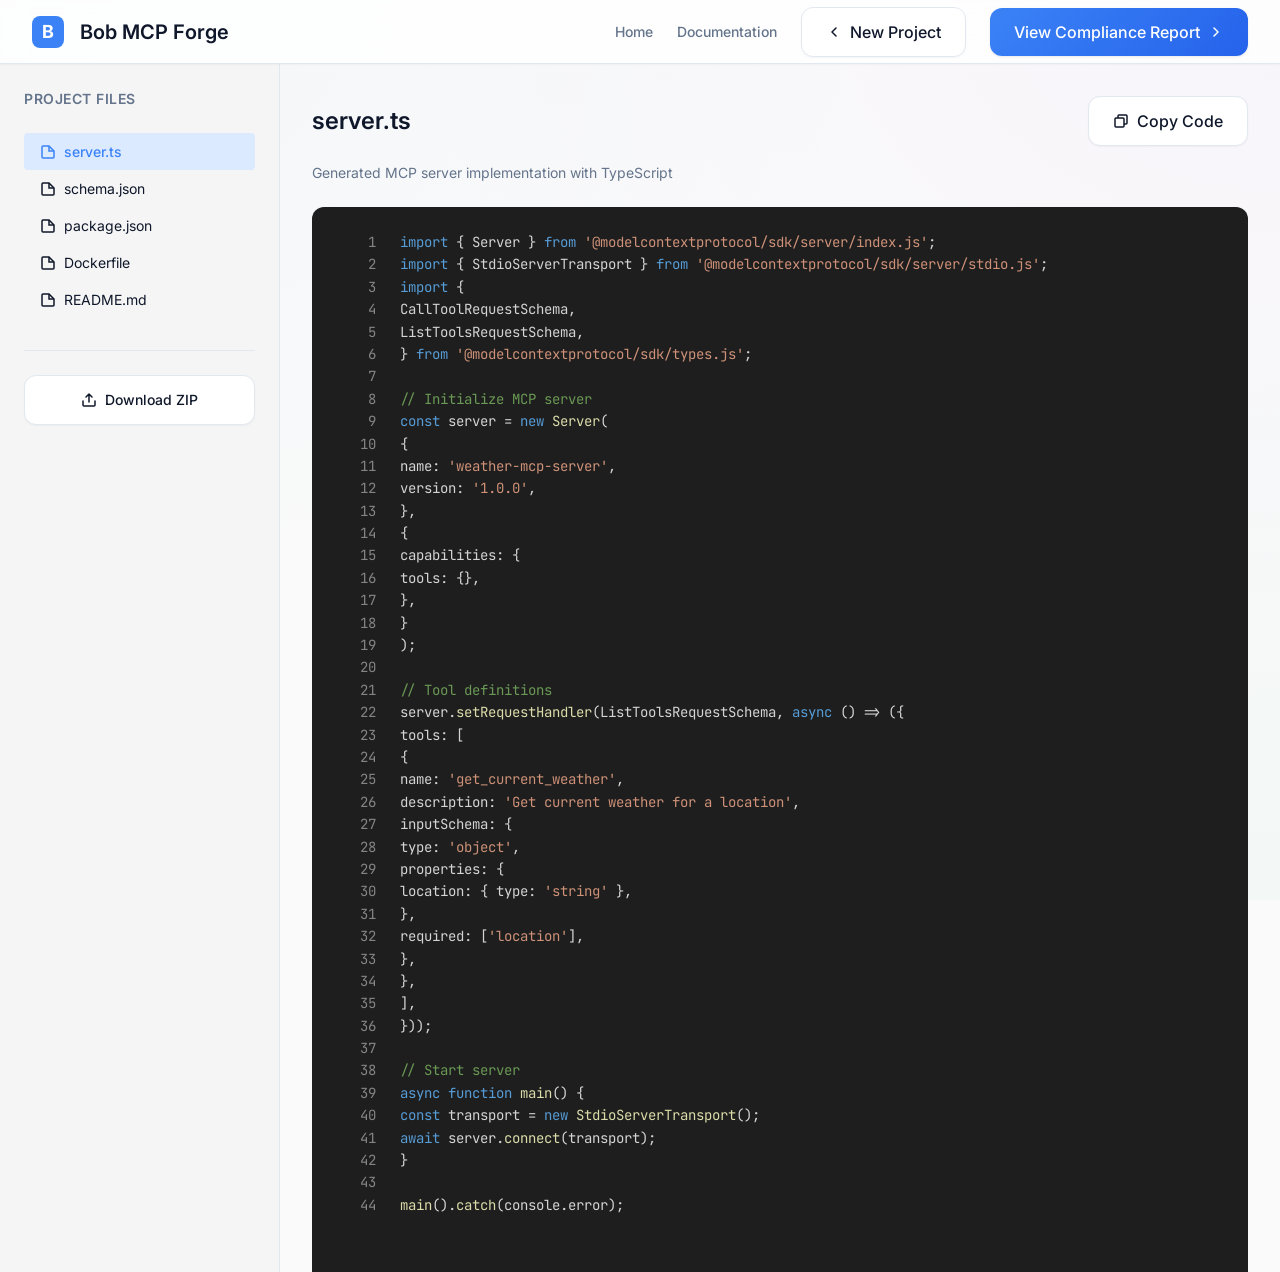
<file: frontend/screens/code-preview.html>
<!DOCTYPE html>
<html lang="en">
<head>
  <meta charset="UTF-8">
  <meta name="viewport" content="width=device-width, initial-scale=1.0">
  <title>Bob MCP Forge - Code Preview</title>
  <link rel="stylesheet" href="../styles/global.css">
  <link rel="stylesheet" href="../styles/design-system.css">
  <link rel="preconnect" href="https://fonts.googleapis.com">
  <link rel="preconnect" href="https://fonts.gstatic.com" crossorigin>
  <link href="https://fonts.googleapis.com/css2?family=Inter:wght@400;500;600;700&family=JetBrains+Mono:wght@400;500&display=swap" rel="stylesheet">
  <style>
    .file-tree {
      list-style: none;
      padding: 0;
      margin: 0;
    }
    
    .file-tree-item {
      padding: var(--space-1) var(--space-2);
      cursor: pointer;
      border-radius: var(--radius-sm);
      font-size: var(--font-size-sm);
      display: flex;
      align-items: center;
      gap: var(--space-1);
      transition: background var(--transition-fast);
    }
    
    .file-tree-item:hover {
      background: var(--color-surface-hover);
    }
    
    .file-tree-item.active {
      background: var(--color-primary-light);
      color: var(--color-primary);
      font-weight: 500;
    }
    
    .file-icon {
      width: 16px;
      height: 16px;
      flex-shrink: 0;
    }
    
    .code-viewer {
      background: #1e1e1e;
      color: #d4d4d4;
      font-family: var(--font-mono);
      font-size: 14px;
      line-height: 1.6;
      padding: var(--space-3);
      border-radius: var(--radius-lg);
      overflow-x: auto;
      height: 100%;
    }
    
    .code-line {
      display: flex;
      gap: var(--space-3);
    }
    
    .line-number {
      color: #858585;
      text-align: right;
      min-width: 40px;
      user-select: none;
    }
    
    .line-content {
      flex: 1;
    }
    
    /* Syntax highlighting */
    .keyword { color: #569cd6; }
    .string { color: #ce9178; }
    .comment { color: #6a9955; }
    .function { color: #dcdcaa; }
    .type { color: #4ec9b0; }
    .number { color: #b5cea8; }
    
    .tab-bar {
      display: flex;
      gap: var(--space-1);
      border-bottom: 1px solid var(--color-border);
      margin-bottom: var(--space-3);
    }
    
    .tab {
      padding: var(--space-2) var(--space-3);
      font-size: var(--font-size-sm);
      font-weight: 500;
      color: var(--color-text-secondary);
      background: transparent;
      border: none;
      border-bottom: 2px solid transparent;
      cursor: pointer;
      transition: all var(--transition-fast);
    }
    
    .tab:hover {
      color: var(--color-text-primary);
    }
    
    .tab.active {
      color: var(--color-primary);
      border-bottom-color: var(--color-primary);
    }
  </style>
</head>
<body>
  <div id="app">
    <!-- Header -->
    <header class="app-header">
      <a href="../index.html" class="app-logo">
        <div class="app-logo-icon">B</div>
        <span>Bob MCP Forge</span>
      </a>
      <nav class="app-nav">
        <a href="../index.html" class="nav-link">Home</a>
        <a href="../documentation.html" class="nav-link">Documentation</a>
        <button class="btn btn-secondary" onclick="window.location.href='landing.html'">
          <svg width="16" height="16" viewBox="0 0 16 16" fill="none" xmlns="http://www.w3.org/2000/svg">
            <path d="M10 12L6 8L10 4" stroke="currentColor" stroke-width="1.5" stroke-linecap="round" stroke-linejoin="round"/>
          </svg>
          New Project
        </button>
        <button class="btn btn-primary" onclick="window.location.href='compliance.html'">
          View Compliance Report
          <svg width="16" height="16" viewBox="0 0 16 16" fill="none" xmlns="http://www.w3.org/2000/svg">
            <path d="M6 12L10 8L6 4" stroke="currentColor" stroke-width="1.5" stroke-linecap="round" stroke-linejoin="round"/>
          </svg>
        </button>
      </nav>
    </header>

    <!-- Main Content -->
    <main class="app-main">
      <div class="screen screen-split">
        
        <!-- Sidebar - File Tree -->
        <aside class="sidebar">
          <div style="margin-bottom: var(--space-3);">
            <h3 style="font-size: var(--font-size-sm); font-weight: 600; color: var(--color-text-secondary); margin-bottom: var(--space-2); text-transform: uppercase; letter-spacing: 0.5px;">
              Project Files
            </h3>
          </div>
          
          <ul class="file-tree">
            <li class="file-tree-item active" data-file="server">
              <svg class="file-icon" viewBox="0 0 16 16" fill="none" xmlns="http://www.w3.org/2000/svg">
                <path d="M9 2H3C2.44772 2 2 2.44772 2 3V13C2 13.5523 2.44772 14 3 14H13C13.5523 14 14 13.5523 14 13V7L9 2Z" stroke="currentColor" stroke-width="1.5"/>
                <path d="M9 2V7H14" stroke="currentColor" stroke-width="1.5"/>
              </svg>
              <span>server.ts</span>
            </li>
            <li class="file-tree-item" data-file="schema">
              <svg class="file-icon" viewBox="0 0 16 16" fill="none" xmlns="http://www.w3.org/2000/svg">
                <path d="M9 2H3C2.44772 2 2 2.44772 2 3V13C2 13.5523 2.44772 14 3 14H13C13.5523 14 14 13.5523 14 13V7L9 2Z" stroke="currentColor" stroke-width="1.5"/>
                <path d="M9 2V7H14" stroke="currentColor" stroke-width="1.5"/>
              </svg>
              <span>schema.json</span>
            </li>
            <li class="file-tree-item" data-file="package">
              <svg class="file-icon" viewBox="0 0 16 16" fill="none" xmlns="http://www.w3.org/2000/svg">
                <path d="M9 2H3C2.44772 2 2 2.44772 2 3V13C2 13.5523 2.44772 14 3 14H13C13.5523 14 14 13.5523 14 13V7L9 2Z" stroke="currentColor" stroke-width="1.5"/>
                <path d="M9 2V7H14" stroke="currentColor" stroke-width="1.5"/>
              </svg>
              <span>package.json</span>
            </li>
            <li class="file-tree-item" data-file="dockerfile">
              <svg class="file-icon" viewBox="0 0 16 16" fill="none" xmlns="http://www.w3.org/2000/svg">
                <path d="M9 2H3C2.44772 2 2 2.44772 2 3V13C2 13.5523 2.44772 14 3 14H13C13.5523 14 14 13.5523 14 13V7L9 2Z" stroke="currentColor" stroke-width="1.5"/>
                <path d="M9 2V7H14" stroke="currentColor" stroke-width="1.5"/>
              </svg>
              <span>Dockerfile</span>
            </li>
            <li class="file-tree-item" data-file="readme">
              <svg class="file-icon" viewBox="0 0 16 16" fill="none" xmlns="http://www.w3.org/2000/svg">
                <path d="M9 2H3C2.44772 2 2 2.44772 2 3V13C2 13.5523 2.44772 14 3 14H13C13.5523 14 14 13.5523 14 13V7L9 2Z" stroke="currentColor" stroke-width="1.5"/>
                <path d="M9 2V7H14" stroke="currentColor" stroke-width="1.5"/>
              </svg>
              <span>README.md</span>
            </li>
          </ul>

          <div style="margin-top: var(--space-4); padding-top: var(--space-3); border-top: 1px solid var(--color-border);">
            <button class="btn btn-secondary w-full" style="font-size: var(--font-size-sm);">
              <svg width="16" height="16" viewBox="0 0 16 16" fill="none" xmlns="http://www.w3.org/2000/svg">
                <path d="M14 9V13C14 13.5523 13.5523 14 13 14H3C2.44772 14 2 13.5523 2 13V9M11 5L8 2M8 2L5 5M8 2V10" stroke="currentColor" stroke-width="1.5" stroke-linecap="round" stroke-linejoin="round"/>
              </svg>
              Download ZIP
            </button>
          </div>
        </aside>

        <!-- Content Area - Code Viewer -->
        <div class="content-area">
          
          <!-- File Header -->
          <div style="margin-bottom: var(--space-3);">
            <div style="display: flex; align-items: center; justify-content: space-between; margin-bottom: var(--space-2);">
              <h2 style="font-size: var(--font-size-2xl); font-weight: 600;">
                <span id="current-file-name">server.ts</span>
              </h2>
              <button class="btn btn-secondary" id="copy-btn">
                <svg width="16" height="16" viewBox="0 0 16 16" fill="none" xmlns="http://www.w3.org/2000/svg">
                  <path d="M5 5V3C5 2.44772 5.44772 2 6 2H13C13.5523 2 14 2.44772 14 3V10C14 10.5523 13.5523 11 13 11H11M3 5H10C10.5523 5 11 5.44772 11 6V13C11 13.5523 10.5523 14 10 14H3C2.44772 14 2 13.5523 2 13V6C2 5.44772 2.44772 5 3 5Z" stroke="currentColor" stroke-width="1.5"/>
                </svg>
                Copy Code
              </button>
            </div>
            <p style="font-size: var(--font-size-sm); color: var(--color-text-secondary);">
              Generated MCP server implementation with TypeScript
            </p>
          </div>

          <!-- Code Viewer -->
          <div class="code-viewer" id="code-content">
            <div class="code-line">
              <span class="line-number">1</span>
              <span class="line-content"><span class="keyword">import</span> { Server } <span class="keyword">from</span> <span class="string">'@modelcontextprotocol/sdk/server/index.js'</span>;</span>
            </div>
            <div class="code-line">
              <span class="line-number">2</span>
              <span class="line-content"><span class="keyword">import</span> { StdioServerTransport } <span class="keyword">from</span> <span class="string">'@modelcontextprotocol/sdk/server/stdio.js'</span>;</span>
            </div>
            <div class="code-line">
              <span class="line-number">3</span>
              <span class="line-content"><span class="keyword">import</span> {</span>
            </div>
            <div class="code-line">
              <span class="line-number">4</span>
              <span class="line-content">  CallToolRequestSchema,</span>
            </div>
            <div class="code-line">
              <span class="line-number">5</span>
              <span class="line-content">  ListToolsRequestSchema,</span>
            </div>
            <div class="code-line">
              <span class="line-number">6</span>
              <span class="line-content">} <span class="keyword">from</span> <span class="string">'@modelcontextprotocol/sdk/types.js'</span>;</span>
            </div>
            <div class="code-line">
              <span class="line-number">7</span>
              <span class="line-content"></span>
            </div>
            <div class="code-line">
              <span class="line-number">8</span>
              <span class="line-content"><span class="comment">// Initialize MCP server</span></span>
            </div>
            <div class="code-line">
              <span class="line-number">9</span>
              <span class="line-content"><span class="keyword">const</span> server = <span class="keyword">new</span> <span class="function">Server</span>(</span>
            </div>
            <div class="code-line">
              <span class="line-number">10</span>
              <span class="line-content">  {</span>
            </div>
            <div class="code-line">
              <span class="line-number">11</span>
              <span class="line-content">    name: <span class="string">'weather-mcp-server'</span>,</span>
            </div>
            <div class="code-line">
              <span class="line-number">12</span>
              <span class="line-content">    version: <span class="string">'1.0.0'</span>,</span>
            </div>
            <div class="code-line">
              <span class="line-number">13</span>
              <span class="line-content">  },</span>
            </div>
            <div class="code-line">
              <span class="line-number">14</span>
              <span class="line-content">  {</span>
            </div>
            <div class="code-line">
              <span class="line-number">15</span>
              <span class="line-content">    capabilities: {</span>
            </div>
            <div class="code-line">
              <span class="line-number">16</span>
              <span class="line-content">      tools: {},</span>
            </div>
            <div class="code-line">
              <span class="line-number">17</span>
              <span class="line-content">    },</span>
            </div>
            <div class="code-line">
              <span class="line-number">18</span>
              <span class="line-content">  }</span>
            </div>
            <div class="code-line">
              <span class="line-number">19</span>
              <span class="line-content">);</span>
            </div>
            <div class="code-line">
              <span class="line-number">20</span>
              <span class="line-content"></span>
            </div>
            <div class="code-line">
              <span class="line-number">21</span>
              <span class="line-content"><span class="comment">// Tool definitions</span></span>
            </div>
            <div class="code-line">
              <span class="line-number">22</span>
              <span class="line-content">server.<span class="function">setRequestHandler</span>(ListToolsRequestSchema, <span class="keyword">async</span> () => ({</span>
            </div>
            <div class="code-line">
              <span class="line-number">23</span>
              <span class="line-content">  tools: [</span>
            </div>
            <div class="code-line">
              <span class="line-number">24</span>
              <span class="line-content">    {</span>
            </div>
            <div class="code-line">
              <span class="line-number">25</span>
              <span class="line-content">      name: <span class="string">'get_current_weather'</span>,</span>
            </div>
            <div class="code-line">
              <span class="line-number">26</span>
              <span class="line-content">      description: <span class="string">'Get current weather for a location'</span>,</span>
            </div>
            <div class="code-line">
              <span class="line-number">27</span>
              <span class="line-content">      inputSchema: {</span>
            </div>
            <div class="code-line">
              <span class="line-number">28</span>
              <span class="line-content">        type: <span class="string">'object'</span>,</span>
            </div>
            <div class="code-line">
              <span class="line-number">29</span>
              <span class="line-content">        properties: {</span>
            </div>
            <div class="code-line">
              <span class="line-number">30</span>
              <span class="line-content">          location: { type: <span class="string">'string'</span> },</span>
            </div>
            <div class="code-line">
              <span class="line-number">31</span>
              <span class="line-content">        },</span>
            </div>
            <div class="code-line">
              <span class="line-number">32</span>
              <span class="line-content">        required: [<span class="string">'location'</span>],</span>
            </div>
            <div class="code-line">
              <span class="line-number">33</span>
              <span class="line-content">      },</span>
            </div>
            <div class="code-line">
              <span class="line-number">34</span>
              <span class="line-content">    },</span>
            </div>
            <div class="code-line">
              <span class="line-number">35</span>
              <span class="line-content">  ],</span>
            </div>
            <div class="code-line">
              <span class="line-number">36</span>
              <span class="line-content">}));</span>
            </div>
            <div class="code-line">
              <span class="line-number">37</span>
              <span class="line-content"></span>
            </div>
            <div class="code-line">
              <span class="line-number">38</span>
              <span class="line-content"><span class="comment">// Start server</span></span>
            </div>
            <div class="code-line">
              <span class="line-number">39</span>
              <span class="line-content"><span class="keyword">async</span> <span class="keyword">function</span> <span class="function">main</span>() {</span>
            </div>
            <div class="code-line">
              <span class="line-number">40</span>
              <span class="line-content">  <span class="keyword">const</span> transport = <span class="keyword">new</span> <span class="function">StdioServerTransport</span>();</span>
            </div>
            <div class="code-line">
              <span class="line-number">41</span>
              <span class="line-content">  <span class="keyword">await</span> server.<span class="function">connect</span>(transport);</span>
            </div>
            <div class="code-line">
              <span class="line-number">42</span>
              <span class="line-content">}</span>
            </div>
            <div class="code-line">
              <span class="line-number">43</span>
              <span class="line-content"></span>
            </div>
            <div class="code-line">
              <span class="line-number">44</span>
              <span class="line-content"><span class="function">main</span>().<span class="function">catch</span>(console.error);</span>
            </div>
          </div>

        </div>

      </div>
    </main>
  </div>

  <script>
    // File tree navigation
    const fileTreeItems = document.querySelectorAll('.file-tree-item');
    const codeContent = document.getElementById('code-content');
    const currentFileName = document.getElementById('current-file-name');
    
    const fileContents = {
      server: `<div class="code-line"><span class="line-number">1</span><span class="line-content"><span class="keyword">import</span> { Server } <span class="keyword">from</span> <span class="string">'@modelcontextprotocol/sdk/server/index.js'</span>;</span></div>`,
      schema: `<div class="code-line"><span class="line-number">1</span><span class="line-content">{</span></div><div class="code-line"><span class="line-number">2</span><span class="line-content">  <span class="string">"name"</span>: <span class="string">"weather-mcp-server"</span>,</span></div>`,
      package: `<div class="code-line"><span class="line-number">1</span><span class="line-content">{</span></div><div class="code-line"><span class="line-number">2</span><span class="line-content">  <span class="string">"name"</span>: <span class="string">"weather-mcp-server"</span>,</span></div>`,
      dockerfile: `<div class="code-line"><span class="line-number">1</span><span class="line-content"><span class="keyword">FROM</span> node:20-alpine</span></div>`,
      readme: `<div class="code-line"><span class="line-number">1</span><span class="line-content"><span class="keyword">#</span> Weather MCP Server</span></div>`
    };
    
    fileTreeItems.forEach(item => {
      item.addEventListener('click', function() {
        fileTreeItems.forEach(i => i.classList.remove('active'));
        this.classList.add('active');
        
        const file = this.dataset.file;
        const fileName = this.querySelector('span').textContent;
        currentFileName.textContent = fileName;
        
        // In a real app, this would load actual file content
        codeContent.innerHTML = fileContents[file] || fileContents.server;
      });
    });
    
    // Copy button
    document.getElementById('copy-btn').addEventListener('click', function() {
      const btn = this;
      btn.innerHTML = `
        <svg width="16" height="16" viewBox="0 0 16 16" fill="none" xmlns="http://www.w3.org/2000/svg">
          <path d="M3 8L6 11L13 4" stroke="currentColor" stroke-width="1.5" stroke-linecap="round" stroke-linejoin="round"/>
        </svg>
        Copied!
      `;
      
      setTimeout(() => {
        btn.innerHTML = `
          <svg width="16" height="16" viewBox="0 0 16 16" fill="none" xmlns="http://www.w3.org/2000/svg">
            <path d="M5 5V3C5 2.44772 5.44772 2 6 2H13C13.5523 2 14 2.44772 14 3V10C14 10.5523 13.5523 11 13 11H11M3 5H10C10.5523 5 11 5.44772 11 6V13C11 13.5523 10.5523 14 10 14H3C2.44772 14 2 13.5523 2 13V6C2 5.44772 2.44772 5 3 5Z" stroke="currentColor" stroke-width="1.5"/>
          </svg>
          Copy Code
        `;
      }, 2000);
    });
  </script>
</body>
</html>
</file>
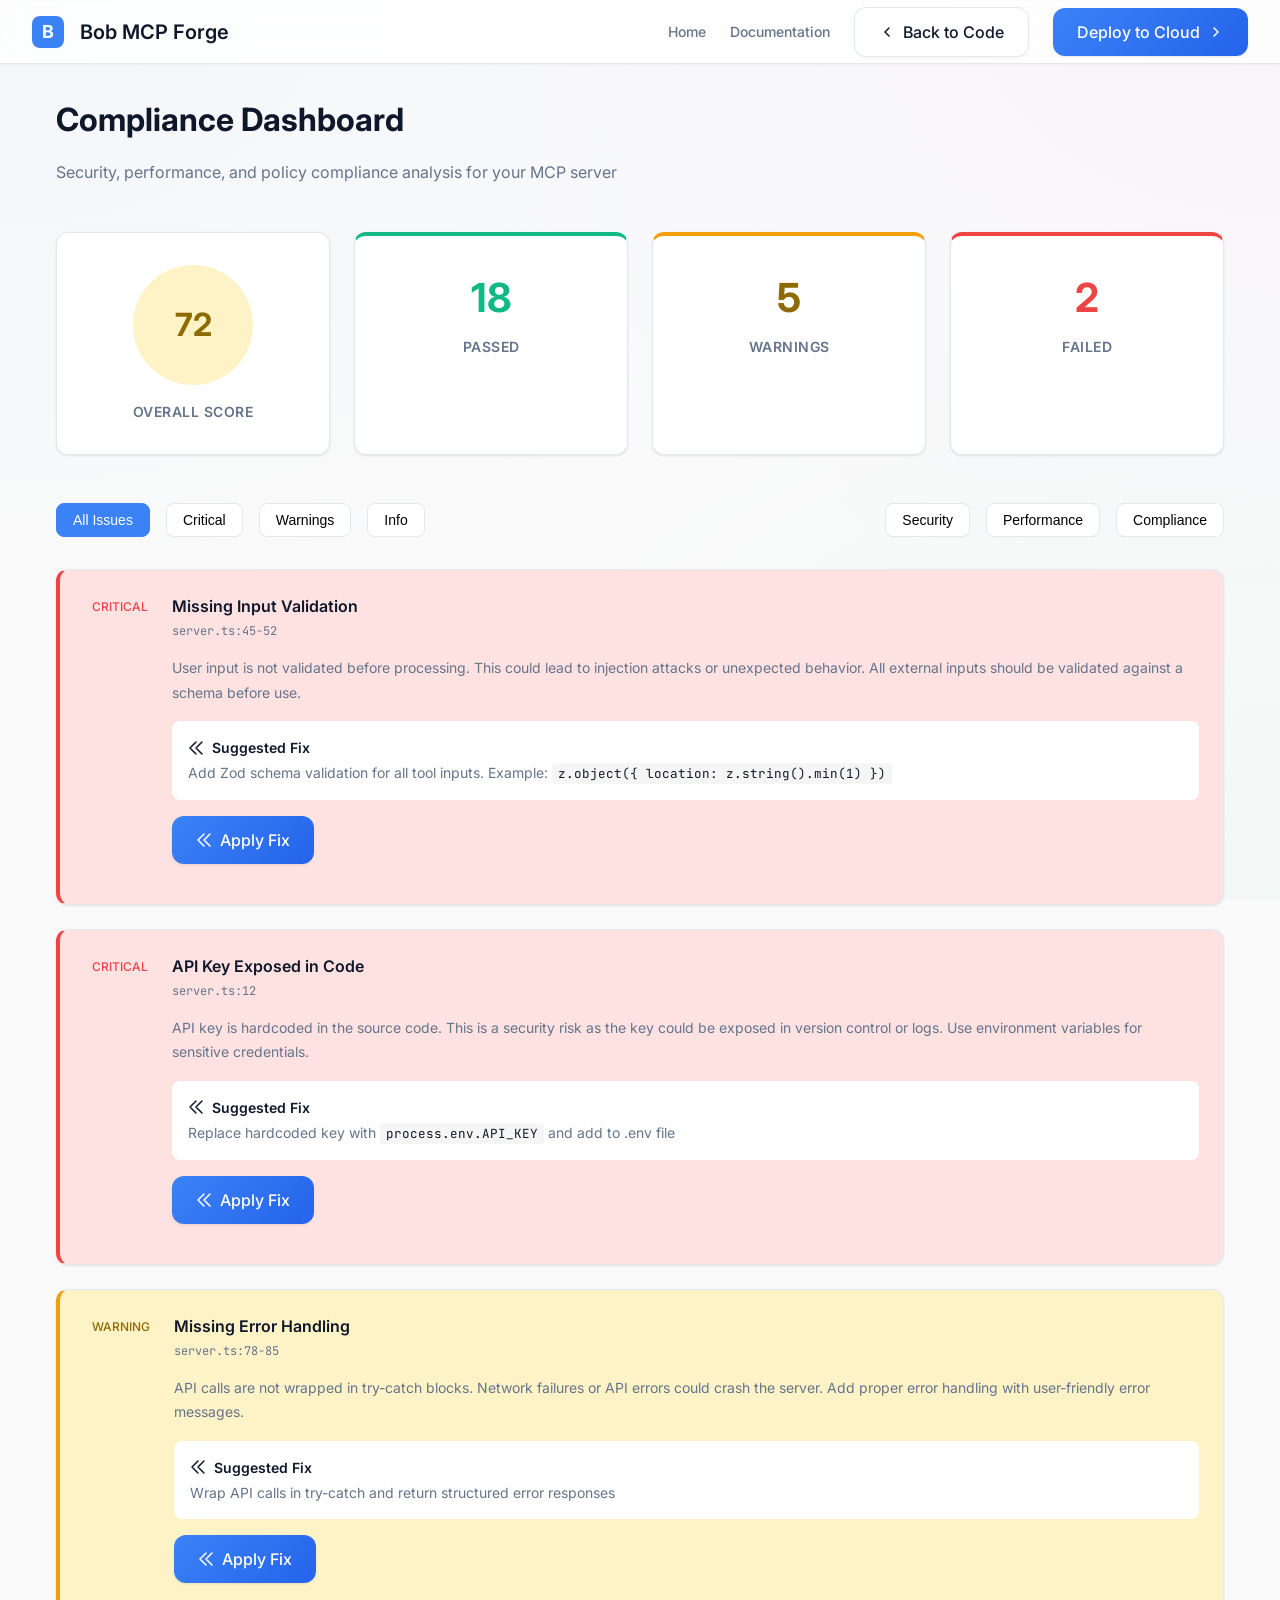
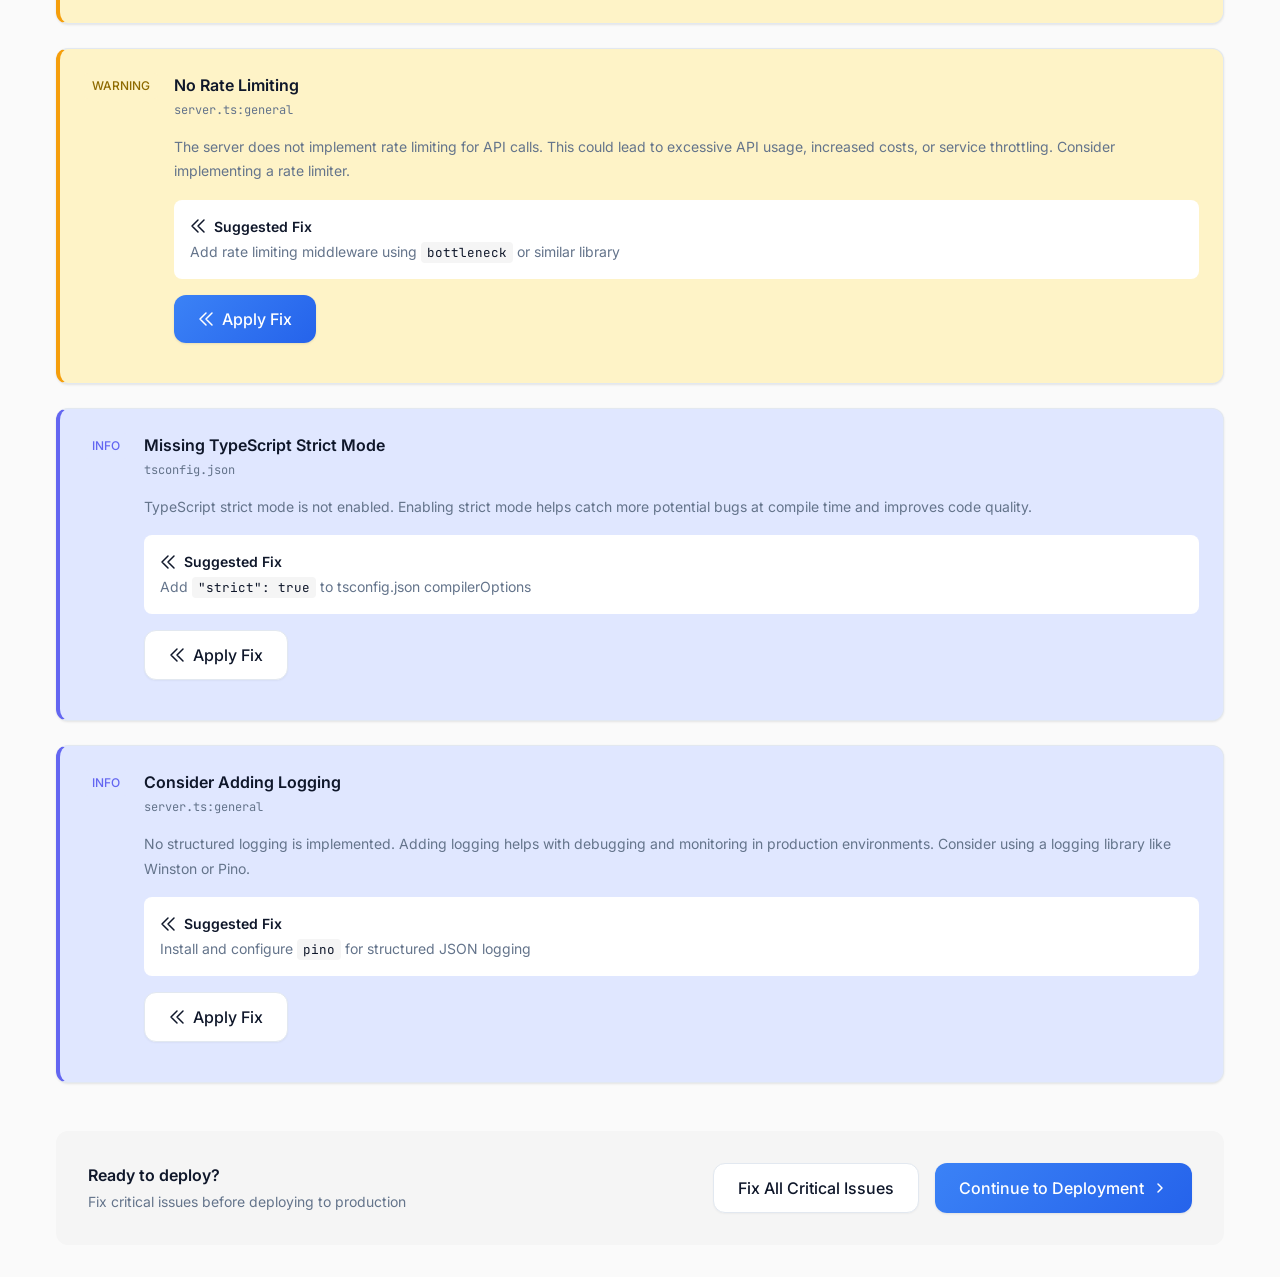
<file: frontend/screens/compliance.html>
<!DOCTYPE html>
<html lang="en">
<head>
  <meta charset="UTF-8">
  <meta name="viewport" content="width=device-width, initial-scale=1.0">
  <title>Bob MCP Forge - Compliance Dashboard</title>
  <link rel="stylesheet" href="../styles/global.css">
  <link rel="stylesheet" href="../styles/design-system.css">
  <link rel="preconnect" href="https://fonts.googleapis.com">
  <link rel="preconnect" href="https://fonts.gstatic.com" crossorigin>
  <link href="https://fonts.googleapis.com/css2?family=Inter:wght@400;500;600;700&family=JetBrains+Mono:wght@400;500&display=swap" rel="stylesheet">
  <style>
    .summary-card {
      text-align: center;
      padding: var(--space-4);
    }
    
    .summary-value {
      font-size: var(--font-size-4xl);
      font-weight: 700;
      margin-bottom: var(--space-1);
    }
    
    .summary-label {
      font-size: var(--font-size-sm);
      color: var(--color-text-secondary);
      text-transform: uppercase;
      letter-spacing: 0.5px;
      font-weight: 600;
    }
    
    .issue-card {
      padding: var(--space-3);
      border-left: 4px solid;
      transition: all var(--transition-base);
    }
    
    .issue-card:hover {
      box-shadow: var(--shadow-md);
    }
    
    .issue-card.critical {
      border-left-color: var(--color-error);
      background: var(--color-error-light);
    }
    
    .issue-card.warning {
      border-left-color: var(--color-warning);
      background: var(--color-warning-light);
    }
    
    .issue-card.info {
      border-left-color: var(--color-info);
      background: var(--color-info-light);
    }
    
    .issue-header {
      display: flex;
      align-items: flex-start;
      gap: var(--space-2);
      margin-bottom: var(--space-2);
    }
    
    .issue-content {
      flex: 1;
    }
    
    .issue-title {
      font-weight: 600;
      font-size: var(--font-size-base);
      margin-bottom: 4px;
    }
    
    .issue-location {
      font-family: var(--font-mono);
      font-size: var(--font-size-xs);
      color: var(--color-text-secondary);
      margin-bottom: var(--space-2);
    }
    
    .issue-description {
      font-size: var(--font-size-sm);
      color: var(--color-text-secondary);
      line-height: var(--line-height-relaxed);
      margin-bottom: var(--space-2);
    }
    
    .issue-fix {
      background: white;
      padding: var(--space-2);
      border-radius: var(--radius-md);
      font-size: var(--font-size-sm);
      margin-bottom: var(--space-2);
    }
    
    .issue-fix-title {
      font-weight: 600;
      margin-bottom: 4px;
      display: flex;
      align-items: center;
      gap: var(--space-1);
    }
    
    .filter-bar {
      display: flex;
      gap: var(--space-2);
      flex-wrap: wrap;
      margin-bottom: var(--space-4);
    }
    
    .filter-btn {
      padding: var(--space-1) var(--space-2);
      font-size: var(--font-size-sm);
      font-weight: 500;
      border: 1px solid var(--color-border);
      background: white;
      border-radius: var(--radius-md);
      cursor: pointer;
      transition: all var(--transition-fast);
    }
    
    .filter-btn:hover {
      border-color: var(--color-border-strong);
    }
    
    .filter-btn.active {
      background: var(--color-primary);
      color: white;
      border-color: var(--color-primary);
    }
    
    .score-circle {
      width: 120px;
      height: 120px;
      border-radius: 50%;
      display: flex;
      align-items: center;
      justify-content: center;
      font-size: var(--font-size-3xl);
      font-weight: 700;
      margin: 0 auto var(--space-2);
      position: relative;
    }
    
    .score-circle.good {
      background: var(--color-success-light);
      color: var(--color-success);
    }
    
    .score-circle.warning {
      background: var(--color-warning-light);
      color: #8e6a00;
    }
    
    .score-circle.poor {
      background: var(--color-error-light);
      color: var(--color-error);
    }
  </style>
</head>
<body>
  <div id="app">
    <!-- Header -->
    <header class="app-header">
      <a href="../index.html" class="app-logo">
        <div class="app-logo-icon">B</div>
        <span>Bob MCP Forge</span>
      </a>
      <nav class="app-nav">
        <a href="../index.html" class="nav-link">Home</a>
        <a href="../documentation.html" class="nav-link">Documentation</a>
        <button class="btn btn-secondary" onclick="window.location.href='code-preview.html'">
          <svg width="16" height="16" viewBox="0 0 16 16" fill="none" xmlns="http://www.w3.org/2000/svg">
            <path d="M10 12L6 8L10 4" stroke="currentColor" stroke-width="1.5" stroke-linecap="round" stroke-linejoin="round"/>
          </svg>
          Back to Code
        </button>
        <button class="btn btn-primary" onclick="window.location.href='deployment.html'">
          Deploy to Cloud
          <svg width="16" height="16" viewBox="0 0 16 16" fill="none" xmlns="http://www.w3.org/2000/svg">
            <path d="M6 12L10 8L6 4" stroke="currentColor" stroke-width="1.5" stroke-linecap="round" stroke-linejoin="round"/>
          </svg>
        </button>
      </nav>
    </header>

    <!-- Main Content -->
    <main class="app-main">
      <div class="screen screen-full">
        <div class="container" style="max-width: var(--max-width-xl);">
          
          <!-- Page Header -->
          <div style="margin-bottom: var(--space-6);">
            <h1 style="font-size: var(--font-size-3xl); font-weight: 700; margin-bottom: var(--space-2);">
              Compliance Dashboard
            </h1>
            <p style="font-size: var(--font-size-base); color: var(--color-text-secondary);">
              Security, performance, and policy compliance analysis for your MCP server
            </p>
          </div>

          <!-- Summary Cards -->
          <div style="display: grid; grid-template-columns: repeat(4, 1fr); gap: var(--space-3); margin-bottom: var(--space-6);">
            
            <div class="card summary-card">
              <div class="score-circle warning">
                72
              </div>
              <div class="summary-label">Overall Score</div>
            </div>

            <div class="card summary-card" style="border-top: 4px solid var(--color-success);">
              <div class="summary-value" style="color: var(--color-success);">18</div>
              <div class="summary-label">Passed</div>
            </div>

            <div class="card summary-card" style="border-top: 4px solid var(--color-warning);">
              <div class="summary-value" style="color: #8e6a00;">5</div>
              <div class="summary-label">Warnings</div>
            </div>

            <div class="card summary-card" style="border-top: 4px solid var(--color-error);">
              <div class="summary-value" style="color: var(--color-error);">2</div>
              <div class="summary-label">Failed</div>
            </div>

          </div>

          <!-- Filter Bar -->
          <div class="filter-bar">
            <button class="filter-btn active" data-filter="all">All Issues</button>
            <button class="filter-btn" data-filter="critical">Critical</button>
            <button class="filter-btn" data-filter="warning">Warnings</button>
            <button class="filter-btn" data-filter="info">Info</button>
            <div style="margin-left: auto; display: flex; gap: var(--space-2);">
              <button class="filter-btn" data-category="security">Security</button>
              <button class="filter-btn" data-category="performance">Performance</button>
              <button class="filter-btn" data-category="compliance">Compliance</button>
            </div>
          </div>

          <!-- Issues List -->
          <div style="display: flex; flex-direction: column; gap: var(--space-3);">
            
            <!-- Critical Issue -->
            <div class="card issue-card critical">
              <div class="issue-header">
                <span class="badge badge-error">CRITICAL</span>
                <div class="issue-content">
                  <div class="issue-title">Missing Input Validation</div>
                  <div class="issue-location">server.ts:45-52</div>
                  <div class="issue-description">
                    User input is not validated before processing. This could lead to injection attacks or unexpected behavior. All external inputs should be validated against a schema before use.
                  </div>
                  <div class="issue-fix">
                    <div class="issue-fix-title">
                      <svg width="16" height="16" viewBox="0 0 16 16" fill="none" xmlns="http://www.w3.org/2000/svg">
                        <path d="M8 2L2 8L8 14M14 2L8 8L14 14" stroke="currentColor" stroke-width="1.5" stroke-linecap="round" stroke-linejoin="round"/>
                      </svg>
                      Suggested Fix
                    </div>
                    <div style="color: var(--color-text-secondary);">
                      Add Zod schema validation for all tool inputs. Example: <code class="code-inline">z.object({ location: z.string().min(1) })</code>
                    </div>
                  </div>
                  <button class="btn btn-primary btn-sm">
                    <svg width="16" height="16" viewBox="0 0 16 16" fill="none" xmlns="http://www.w3.org/2000/svg">
                      <path d="M8 2L2 8L8 14M14 2L8 8L14 14" stroke="currentColor" stroke-width="1.5" stroke-linecap="round" stroke-linejoin="round"/>
                    </svg>
                    Apply Fix
                  </button>
                </div>
              </div>
            </div>

            <!-- Critical Issue 2 -->
            <div class="card issue-card critical">
              <div class="issue-header">
                <span class="badge badge-error">CRITICAL</span>
                <div class="issue-content">
                  <div class="issue-title">API Key Exposed in Code</div>
                  <div class="issue-location">server.ts:12</div>
                  <div class="issue-description">
                    API key is hardcoded in the source code. This is a security risk as the key could be exposed in version control or logs. Use environment variables for sensitive credentials.
                  </div>
                  <div class="issue-fix">
                    <div class="issue-fix-title">
                      <svg width="16" height="16" viewBox="0 0 16 16" fill="none" xmlns="http://www.w3.org/2000/svg">
                        <path d="M8 2L2 8L8 14M14 2L8 8L14 14" stroke="currentColor" stroke-width="1.5" stroke-linecap="round" stroke-linejoin="round"/>
                      </svg>
                      Suggested Fix
                    </div>
                    <div style="color: var(--color-text-secondary);">
                      Replace hardcoded key with <code class="code-inline">process.env.API_KEY</code> and add to .env file
                    </div>
                  </div>
                  <button class="btn btn-primary btn-sm">
                    <svg width="16" height="16" viewBox="0 0 16 16" fill="none" xmlns="http://www.w3.org/2000/svg">
                      <path d="M8 2L2 8L8 14M14 2L8 8L14 14" stroke="currentColor" stroke-width="1.5" stroke-linecap="round" stroke-linejoin="round"/>
                    </svg>
                    Apply Fix
                  </button>
                </div>
              </div>
            </div>

            <!-- Warning Issue -->
            <div class="card issue-card warning">
              <div class="issue-header">
                <span class="badge badge-warning">WARNING</span>
                <div class="issue-content">
                  <div class="issue-title">Missing Error Handling</div>
                  <div class="issue-location">server.ts:78-85</div>
                  <div class="issue-description">
                    API calls are not wrapped in try-catch blocks. Network failures or API errors could crash the server. Add proper error handling with user-friendly error messages.
                  </div>
                  <div class="issue-fix">
                    <div class="issue-fix-title">
                      <svg width="16" height="16" viewBox="0 0 16 16" fill="none" xmlns="http://www.w3.org/2000/svg">
                        <path d="M8 2L2 8L8 14M14 2L8 8L14 14" stroke="currentColor" stroke-width="1.5" stroke-linecap="round" stroke-linejoin="round"/>
                      </svg>
                      Suggested Fix
                    </div>
                    <div style="color: var(--color-text-secondary);">
                      Wrap API calls in try-catch and return structured error responses
                    </div>
                  </div>
                  <button class="btn btn-primary btn-sm">
                    <svg width="16" height="16" viewBox="0 0 16 16" fill="none" xmlns="http://www.w3.org/2000/svg">
                      <path d="M8 2L2 8L8 14M14 2L8 8L14 14" stroke="currentColor" stroke-width="1.5" stroke-linecap="round" stroke-linejoin="round"/>
                    </svg>
                    Apply Fix
                  </button>
                </div>
              </div>
            </div>

            <!-- Warning Issue 2 -->
            <div class="card issue-card warning">
              <div class="issue-header">
                <span class="badge badge-warning">WARNING</span>
                <div class="issue-content">
                  <div class="issue-title">No Rate Limiting</div>
                  <div class="issue-location">server.ts:general</div>
                  <div class="issue-description">
                    The server does not implement rate limiting for API calls. This could lead to excessive API usage, increased costs, or service throttling. Consider implementing a rate limiter.
                  </div>
                  <div class="issue-fix">
                    <div class="issue-fix-title">
                      <svg width="16" height="16" viewBox="0 0 16 16" fill="none" xmlns="http://www.w3.org/2000/svg">
                        <path d="M8 2L2 8L8 14M14 2L8 8L14 14" stroke="currentColor" stroke-width="1.5" stroke-linecap="round" stroke-linejoin="round"/>
                      </svg>
                      Suggested Fix
                    </div>
                    <div style="color: var(--color-text-secondary);">
                      Add rate limiting middleware using <code class="code-inline">bottleneck</code> or similar library
                    </div>
                  </div>
                  <button class="btn btn-primary btn-sm">
                    <svg width="16" height="16" viewBox="0 0 16 16" fill="none" xmlns="http://www.w3.org/2000/svg">
                      <path d="M8 2L2 8L8 14M14 2L8 8L14 14" stroke="currentColor" stroke-width="1.5" stroke-linecap="round" stroke-linejoin="round"/>
                    </svg>
                    Apply Fix
                  </button>
                </div>
              </div>
            </div>

            <!-- Info Issue -->
            <div class="card issue-card info">
              <div class="issue-header">
                <span class="badge badge-info">INFO</span>
                <div class="issue-content">
                  <div class="issue-title">Missing TypeScript Strict Mode</div>
                  <div class="issue-location">tsconfig.json</div>
                  <div class="issue-description">
                    TypeScript strict mode is not enabled. Enabling strict mode helps catch more potential bugs at compile time and improves code quality.
                  </div>
                  <div class="issue-fix">
                    <div class="issue-fix-title">
                      <svg width="16" height="16" viewBox="0 0 16 16" fill="none" xmlns="http://www.w3.org/2000/svg">
                        <path d="M8 2L2 8L8 14M14 2L8 8L14 14" stroke="currentColor" stroke-width="1.5" stroke-linecap="round" stroke-linejoin="round"/>
                      </svg>
                      Suggested Fix
                    </div>
                    <div style="color: var(--color-text-secondary);">
                      Add <code class="code-inline">"strict": true</code> to tsconfig.json compilerOptions
                    </div>
                  </div>
                  <button class="btn btn-secondary btn-sm">
                    <svg width="16" height="16" viewBox="0 0 16 16" fill="none" xmlns="http://www.w3.org/2000/svg">
                      <path d="M8 2L2 8L8 14M14 2L8 8L14 14" stroke="currentColor" stroke-width="1.5" stroke-linecap="round" stroke-linejoin="round"/>
                    </svg>
                    Apply Fix
                  </button>
                </div>
              </div>
            </div>

            <!-- Info Issue 2 -->
            <div class="card issue-card info">
              <div class="issue-header">
                <span class="badge badge-info">INFO</span>
                <div class="issue-content">
                  <div class="issue-title">Consider Adding Logging</div>
                  <div class="issue-location">server.ts:general</div>
                  <div class="issue-description">
                    No structured logging is implemented. Adding logging helps with debugging and monitoring in production environments. Consider using a logging library like Winston or Pino.
                  </div>
                  <div class="issue-fix">
                    <div class="issue-fix-title">
                      <svg width="16" height="16" viewBox="0 0 16 16" fill="none" xmlns="http://www.w3.org/2000/svg">
                        <path d="M8 2L2 8L8 14M14 2L8 8L14 14" stroke="currentColor" stroke-width="1.5" stroke-linecap="round" stroke-linejoin="round"/>
                      </svg>
                      Suggested Fix
                    </div>
                    <div style="color: var(--color-text-secondary);">
                      Install and configure <code class="code-inline">pino</code> for structured JSON logging
                    </div>
                  </div>
                  <button class="btn btn-secondary btn-sm">
                    <svg width="16" height="16" viewBox="0 0 16 16" fill="none" xmlns="http://www.w3.org/2000/svg">
                      <path d="M8 2L2 8L8 14M14 2L8 8L14 14" stroke="currentColor" stroke-width="1.5" stroke-linecap="round" stroke-linejoin="round"/>
                    </svg>
                    Apply Fix
                  </button>
                </div>
              </div>
            </div>

          </div>

          <!-- Action Bar -->
          <div style="margin-top: var(--space-6); padding: var(--space-4); background: var(--color-bg-secondary); border-radius: var(--radius-lg); display: flex; align-items: center; justify-content: space-between;">
            <div>
              <div style="font-weight: 600; margin-bottom: 4px;">Ready to deploy?</div>
              <div style="font-size: var(--font-size-sm); color: var(--color-text-secondary);">
                Fix critical issues before deploying to production
              </div>
            </div>
            <div style="display: flex; gap: var(--space-2);">
              <button class="btn btn-secondary">
                Fix All Critical Issues
              </button>
              <button class="btn btn-primary" onclick="window.location.href='deployment.html'">
                Continue to Deployment
                <svg width="16" height="16" viewBox="0 0 16 16" fill="none" xmlns="http://www.w3.org/2000/svg">
                  <path d="M6 12L10 8L6 4" stroke="currentColor" stroke-width="1.5" stroke-linecap="round" stroke-linejoin="round"/>
                </svg>
              </button>
            </div>
          </div>

        </div>
      </div>
    </main>
  </div>

  <script>
    // Filter functionality
    const filterBtns = document.querySelectorAll('.filter-btn');
    
    filterBtns.forEach(btn => {
      btn.addEventListener('click', function() {
        // Remove active from same group
        if (this.dataset.filter) {
          document.querySelectorAll('[data-filter]').forEach(b => b.classList.remove('active'));
        } else if (this.dataset.category) {
          document.querySelectorAll('[data-category]').forEach(b => b.classList.remove('active'));
        }
        
        this.classList.toggle('active');
        
        // In a real app, this would filter the issues list
        console.log('Filter:', this.dataset.filter || this.dataset.category);
      });
    });
  </script>
</body>
</html>
</file>
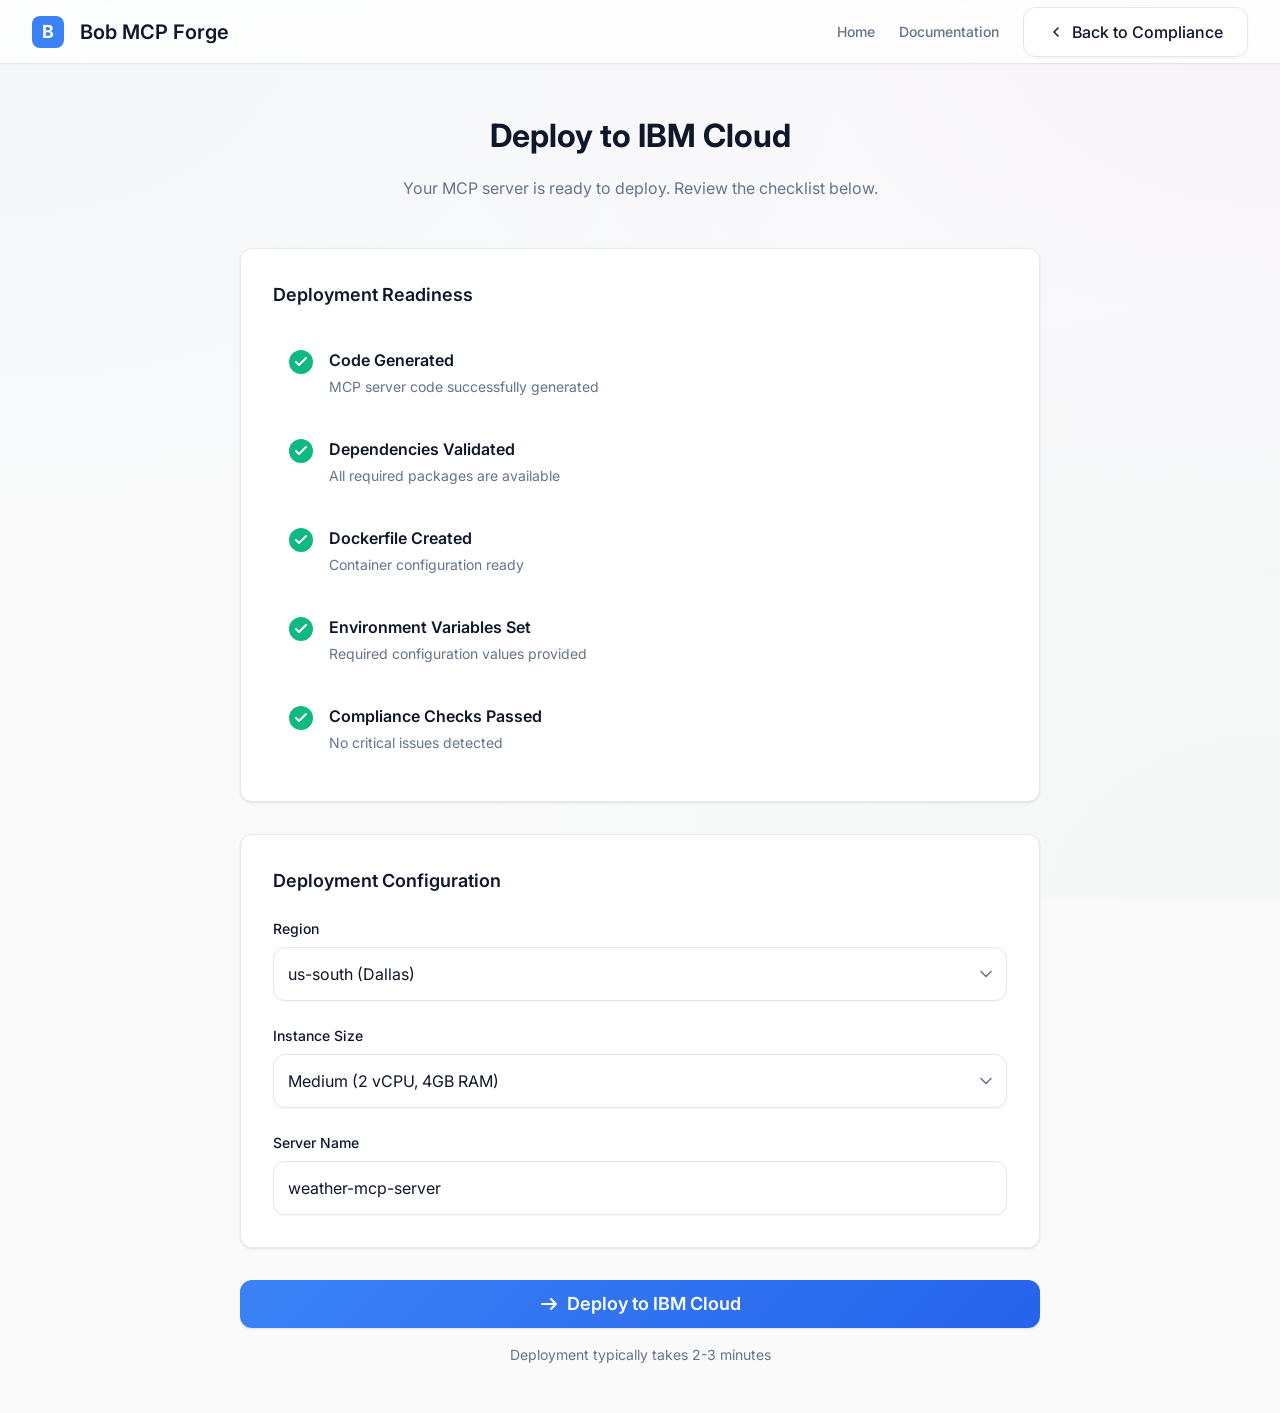
<file: frontend/screens/deployment.html>
<!DOCTYPE html>
<html lang="en">
<head>
  <meta charset="UTF-8">
  <meta name="viewport" content="width=device-width, initial-scale=1.0">
  <title>Bob MCP Forge - Deployment</title>
  <link rel="stylesheet" href="../styles/global.css">
  <link rel="stylesheet" href="../styles/design-system.css">
  <link rel="preconnect" href="https://fonts.googleapis.com">
  <link rel="preconnect" href="https://fonts.gstatic.com" crossorigin>
  <link href="https://fonts.googleapis.com/css2?family=Inter:wght@400;500;600;700&family=JetBrains+Mono:wght@400;500&display=swap" rel="stylesheet">
  <style>
    .checklist-item {
      display: flex;
      align-items: flex-start;
      gap: var(--space-2);
      padding: var(--space-2);
      border-radius: var(--radius-md);
      transition: background var(--transition-fast);
    }
    
    .checklist-item:hover {
      background: var(--color-bg-secondary);
    }
    
    .checklist-icon {
      width: 24px;
      height: 24px;
      border-radius: 50%;
      display: flex;
      align-items: center;
      justify-content: center;
      flex-shrink: 0;
      margin-top: 2px;
    }
    
    .checklist-icon.complete {
      background: var(--color-success);
      color: white;
    }
    
    .checklist-icon.pending {
      background: var(--color-bg-secondary);
      border: 2px solid var(--color-border);
    }
    
    .checklist-content {
      flex: 1;
    }
    
    .checklist-title {
      font-weight: 600;
      font-size: var(--font-size-base);
      margin-bottom: 4px;
    }
    
    .checklist-description {
      font-size: var(--font-size-sm);
      color: var(--color-text-secondary);
    }
    
    .deployment-status {
      text-align: center;
      padding: var(--space-6);
    }
    
    .status-icon {
      width: 80px;
      height: 80px;
      margin: 0 auto var(--space-3);
      border-radius: 50%;
      display: flex;
      align-items: center;
      justify-content: center;
    }
    
    .status-icon.deploying {
      background: var(--color-info-light);
      color: var(--color-info);
    }
    
    .status-icon.success {
      background: var(--color-success-light);
      color: var(--color-success);
    }
    
    .status-icon.error {
      background: var(--color-error-light);
      color: var(--color-error);
    }
    
    @keyframes rotate {
      to { transform: rotate(360deg); }
    }
    
    .rotating {
      animation: rotate 2s linear infinite;
    }
    
    .url-display {
      display: flex;
      align-items: center;
      gap: var(--space-2);
      padding: var(--space-3);
      background: var(--color-bg-secondary);
      border-radius: var(--radius-lg);
      font-family: var(--font-mono);
      font-size: var(--font-size-base);
    }
    
    .url-text {
      flex: 1;
      color: var(--color-primary);
      word-break: break-all;
    }
    
    .deployment-log {
      background: #1e1e1e;
      color: #d4d4d4;
      font-family: var(--font-mono);
      font-size: var(--font-size-sm);
      padding: var(--space-3);
      border-radius: var(--radius-lg);
      max-height: 300px;
      overflow-y: auto;
      line-height: 1.6;
    }
    
    .log-line {
      margin-bottom: 4px;
    }
    
    .log-timestamp {
      color: #858585;
      margin-right: var(--space-2);
    }
    
    .log-success {
      color: #4ec9b0;
    }
    
    .log-info {
      color: #4589ff;
    }
    
    .log-warning {
      color: #f1c21b;
    }
  </style>
</head>
<body>
  <div id="app">
    <!-- Header -->
    <header class="app-header">
      <a href="../index.html" class="app-logo">
        <div class="app-logo-icon">B</div>
        <span>Bob MCP Forge</span>
      </a>
      <nav class="app-nav">
        <a href="../index.html" class="nav-link">Home</a>
        <a href="../documentation.html" class="nav-link">Documentation</a>
        <button class="btn btn-secondary" onclick="window.location.href='compliance.html'">
          <svg width="16" height="16" viewBox="0 0 16 16" fill="none" xmlns="http://www.w3.org/2000/svg">
            <path d="M10 12L6 8L10 4" stroke="currentColor" stroke-width="1.5" stroke-linecap="round" stroke-linejoin="round"/>
          </svg>
          Back to Compliance
        </button>
      </nav>
    </header>

    <!-- Main Content -->
    <main class="app-main">
      <div class="screen screen-centered">
        <div style="max-width: 800px; width: 100%;">
          
          <!-- Pre-deployment State -->
          <div id="pre-deployment">
            
            <!-- Page Header -->
            <div style="text-align: center; margin-bottom: var(--space-6);">
              <h1 style="font-size: var(--font-size-3xl); font-weight: 700; margin-bottom: var(--space-2);">
                Deploy to IBM Cloud
              </h1>
              <p style="font-size: var(--font-size-base); color: var(--color-text-secondary);">
                Your MCP server is ready to deploy. Review the checklist below.
              </p>
            </div>

            <!-- Readiness Checklist -->
            <div class="card" style="padding: var(--space-4); margin-bottom: var(--space-4);">
              <h3 style="font-size: var(--font-size-lg); font-weight: 600; margin-bottom: var(--space-3);">
                Deployment Readiness
              </h3>
              
              <div style="display: flex; flex-direction: column; gap: var(--space-1);">
                
                <div class="checklist-item">
                  <div class="checklist-icon complete">
                    <svg width="14" height="14" viewBox="0 0 14 14" fill="none" xmlns="http://www.w3.org/2000/svg">
                      <path d="M2 7L5 10L12 3" stroke="currentColor" stroke-width="2" stroke-linecap="round" stroke-linejoin="round"/>
                    </svg>
                  </div>
                  <div class="checklist-content">
                    <div class="checklist-title">Code Generated</div>
                    <div class="checklist-description">MCP server code successfully generated</div>
                  </div>
                </div>

                <div class="checklist-item">
                  <div class="checklist-icon complete">
                    <svg width="14" height="14" viewBox="0 0 14 14" fill="none" xmlns="http://www.w3.org/2000/svg">
                      <path d="M2 7L5 10L12 3" stroke="currentColor" stroke-width="2" stroke-linecap="round" stroke-linejoin="round"/>
                    </svg>
                  </div>
                  <div class="checklist-content">
                    <div class="checklist-title">Dependencies Validated</div>
                    <div class="checklist-description">All required packages are available</div>
                  </div>
                </div>

                <div class="checklist-item">
                  <div class="checklist-icon complete">
                    <svg width="14" height="14" viewBox="0 0 14 14" fill="none" xmlns="http://www.w3.org/2000/svg">
                      <path d="M2 7L5 10L12 3" stroke="currentColor" stroke-width="2" stroke-linecap="round" stroke-linejoin="round"/>
                    </svg>
                  </div>
                  <div class="checklist-content">
                    <div class="checklist-title">Dockerfile Created</div>
                    <div class="checklist-description">Container configuration ready</div>
                  </div>
                </div>

                <div class="checklist-item">
                  <div class="checklist-icon complete">
                    <svg width="14" height="14" viewBox="0 0 14 14" fill="none" xmlns="http://www.w3.org/2000/svg">
                      <path d="M2 7L5 10L12 3" stroke="currentColor" stroke-width="2" stroke-linecap="round" stroke-linejoin="round"/>
                    </svg>
                  </div>
                  <div class="checklist-content">
                    <div class="checklist-title">Environment Variables Set</div>
                    <div class="checklist-description">Required configuration values provided</div>
                  </div>
                </div>

                <div class="checklist-item">
                  <div class="checklist-icon complete">
                    <svg width="14" height="14" viewBox="0 0 14 14" fill="none" xmlns="http://www.w3.org/2000/svg">
                      <path d="M2 7L5 10L12 3" stroke="currentColor" stroke-width="2" stroke-linecap="round" stroke-linejoin="round"/>
                    </svg>
                  </div>
                  <div class="checklist-content">
                    <div class="checklist-title">Compliance Checks Passed</div>
                    <div class="checklist-description">No critical issues detected</div>
                  </div>
                </div>

              </div>
            </div>

            <!-- Deployment Options -->
            <div class="card" style="padding: var(--space-4); margin-bottom: var(--space-4);">
              <h3 style="font-size: var(--font-size-lg); font-weight: 600; margin-bottom: var(--space-3);">
                Deployment Configuration
              </h3>
              
              <div style="display: flex; flex-direction: column; gap: var(--space-3);">
                
                <div>
                  <label style="display: block; font-weight: 500; margin-bottom: var(--space-1); font-size: var(--font-size-sm);">
                    Region
                  </label>
                  <select class="input select">
                    <option>us-south (Dallas)</option>
                    <option>us-east (Washington DC)</option>
                    <option>eu-gb (London)</option>
                    <option>eu-de (Frankfurt)</option>
                  </select>
                </div>

                <div>
                  <label style="display: block; font-weight: 500; margin-bottom: var(--space-1); font-size: var(--font-size-sm);">
                    Instance Size
                  </label>
                  <select class="input select">
                    <option>Small (1 vCPU, 2GB RAM)</option>
                    <option selected>Medium (2 vCPU, 4GB RAM)</option>
                    <option>Large (4 vCPU, 8GB RAM)</option>
                  </select>
                </div>

                <div>
                  <label style="display: block; font-weight: 500; margin-bottom: var(--space-1); font-size: var(--font-size-sm);">
                    Server Name
                  </label>
                  <input type="text" class="input" value="weather-mcp-server" placeholder="my-mcp-server">
                </div>

              </div>
            </div>

            <!-- Deploy Button -->
            <button class="btn btn-primary btn-lg w-full" id="deploy-btn" onclick="startDeployment()">
              <svg width="20" height="20" viewBox="0 0 20 20" fill="none" xmlns="http://www.w3.org/2000/svg">
                <path d="M3 10H17M17 10L12 5M17 10L12 15" stroke="currentColor" stroke-width="2" stroke-linecap="round" stroke-linejoin="round"/>
              </svg>
              Deploy to IBM Cloud
            </button>

            <div style="margin-top: var(--space-2); text-align: center; font-size: var(--font-size-sm); color: var(--color-text-secondary);">
              Deployment typically takes 2-3 minutes
            </div>

          </div>

          <!-- Deploying State -->
          <div id="deploying-state" class="hidden">
            <div class="card" style="padding: var(--space-6);">
              
              <div class="deployment-status">
                <div class="status-icon deploying">
                  <svg class="rotating" width="40" height="40" viewBox="0 0 40 40" fill="none" xmlns="http://www.w3.org/2000/svg">
                    <path d="M20 4V12M20 28V36M36 20H28M12 20H4M31.3137 8.68629L25.6569 14.3431M14.3431 25.6569L8.68629 31.3137M31.3137 31.3137L25.6569 25.6569M14.3431 14.3431L8.68629 8.68629" stroke="currentColor" stroke-width="3" stroke-linecap="round"/>
                  </svg>
                </div>
                <h2 style="font-size: var(--font-size-2xl); font-weight: 700; margin-bottom: var(--space-2);">
                  Deploying to IBM Cloud
                </h2>
                <p style="font-size: var(--font-size-base); color: var(--color-text-secondary); margin-bottom: var(--space-4);">
                  Building container and provisioning resources...
                </p>
                <div class="progress-bar" style="max-width: 400px; margin: 0 auto;">
                  <div class="progress-bar-fill" id="deploy-progress" style="width: 0%;"></div>
                </div>
              </div>

              <!-- Deployment Log -->
              <div style="margin-top: var(--space-4);">
                <h3 style="font-size: var(--font-size-sm); font-weight: 600; color: var(--color-text-secondary); margin-bottom: var(--space-2); text-transform: uppercase; letter-spacing: 0.5px;">
                  Deployment Log
                </h3>
                <div class="deployment-log" id="deployment-log">
                  <div class="log-line">
                    <span class="log-timestamp">[15:42:01]</span>
                    <span class="log-info">Starting deployment process...</span>
                  </div>
                </div>
              </div>

            </div>
          </div>

          <!-- Success State -->
          <div id="success-state" class="hidden">
            <div class="card" style="padding: var(--space-6);">
              
              <div class="deployment-status">
                <div class="status-icon success">
                  <svg width="40" height="40" viewBox="0 0 40 40" fill="none" xmlns="http://www.w3.org/2000/svg">
                    <path d="M8 20L16 28L32 12" stroke="currentColor" stroke-width="3" stroke-linecap="round" stroke-linejoin="round"/>
                  </svg>
                </div>
                <h2 style="font-size: var(--font-size-2xl); font-weight: 700; margin-bottom: var(--space-2);">
                  Deployment Successful!
                </h2>
                <p style="font-size: var(--font-size-base); color: var(--color-text-secondary); margin-bottom: var(--space-4);">
                  Your MCP server is now live and ready to use
                </p>
              </div>

              <!-- Live URL -->
              <div style="margin-bottom: var(--space-4);">
                <label style="display: block; font-weight: 600; margin-bottom: var(--space-2); font-size: var(--font-size-sm);">
                  Live URL
                </label>
                <div class="url-display">
                  <span class="url-text" id="live-url">https://weather-mcp-server.us-south.cf.appdomain.cloud</span>
                  <button class="btn btn-secondary" onclick="copyUrl()">
                    <svg width="16" height="16" viewBox="0 0 16 16" fill="none" xmlns="http://www.w3.org/2000/svg">
                      <path d="M5 5V3C5 2.44772 5.44772 2 6 2H13C13.5523 2 14 2.44772 14 3V10C14 10.5523 13.5523 11 13 11H11M3 5H10C10.5523 5 11 5.44772 11 6V13C11 13.5523 10.5523 14 10 14H3C2.44772 14 2 13.5523 2 13V6C2 5.44772 2.44772 5 3 5Z" stroke="currentColor" stroke-width="1.5"/>
                    </svg>
                    Copy
                  </button>
                </div>
              </div>

              <!-- Status Info -->
              <div style="display: grid; grid-template-columns: repeat(3, 1fr); gap: var(--space-3); margin-bottom: var(--space-4);">
                
                <div style="text-align: center; padding: var(--space-2); background: var(--color-bg-secondary); border-radius: var(--radius-md);">
                  <div style="display: flex; align-items: center; justify-content: center; gap: var(--space-1); margin-bottom: 4px;">
                    <span class="status-dot success"></span>
                    <span style="font-weight: 600; font-size: var(--font-size-sm);">Status</span>
                  </div>
                  <div style="font-size: var(--font-size-xs); color: var(--color-text-secondary);">Running</div>
                </div>

                <div style="text-align: center; padding: var(--space-2); background: var(--color-bg-secondary); border-radius: var(--radius-md);">
                  <div style="font-weight: 600; font-size: var(--font-size-sm); margin-bottom: 4px;">Region</div>
                  <div style="font-size: var(--font-size-xs); color: var(--color-text-secondary);">us-south</div>
                </div>

                <div style="text-align: center; padding: var(--space-2); background: var(--color-bg-secondary); border-radius: var(--radius-md);">
                  <div style="font-weight: 600; font-size: var(--font-size-sm); margin-bottom: 4px;">Instance</div>
                  <div style="font-size: var(--font-size-xs); color: var(--color-text-secondary);">Medium</div>
                </div>

              </div>

              <!-- Actions -->
              <div style="display: flex; gap: var(--space-2);">
                <button class="btn btn-secondary flex-1" onclick="window.location.href='../index.html'">
                  <svg width="16" height="16" viewBox="0 0 16 16" fill="none" xmlns="http://www.w3.org/2000/svg">
                    <path d="M2 8L8 2M8 2L14 8M8 2V14" stroke="currentColor" stroke-width="1.5" stroke-linecap="round" stroke-linejoin="round"/>
                  </svg>
                  Back to Home
                </button>
                <button class="btn btn-primary flex-1" onclick="window.location.href='landing.html'">
                  <svg width="16" height="16" viewBox="0 0 16 16" fill="none" xmlns="http://www.w3.org/2000/svg">
                    <path d="M2 8L8 2M8 2L14 8M8 2V14" stroke="currentColor" stroke-width="1.5" stroke-linecap="round" stroke-linejoin="round"/>
                  </svg>
                  Create New Server
                </button>
              </div>

            </div>
          </div>

        </div>
      </div>
    </main>
  </div>

  <script>
    function startDeployment() {
      // Hide pre-deployment, show deploying
      document.getElementById('pre-deployment').classList.add('hidden');
      document.getElementById('deploying-state').classList.remove('hidden');
      
      // Simulate deployment progress
      let progress = 0;
      const progressBar = document.getElementById('deploy-progress');
      const log = document.getElementById('deployment-log');
      
      const logs = [
        { time: '15:42:02', text: 'Building Docker image...', type: 'info' },
        { time: '15:42:15', text: 'Image built successfully', type: 'success' },
        { time: '15:42:16', text: 'Pushing to IBM Cloud Registry...', type: 'info' },
        { time: '15:42:28', text: 'Image pushed successfully', type: 'success' },
        { time: '15:42:29', text: 'Creating Cloud Foundry app...', type: 'info' },
        { time: '15:42:35', text: 'App created successfully', type: 'success' },
        { time: '15:42:36', text: 'Deploying application...', type: 'info' },
        { time: '15:42:50', text: 'Application deployed successfully', type: 'success' },
        { time: '15:42:51', text: 'Starting health checks...', type: 'info' },
        { time: '15:42:58', text: 'Health checks passed', type: 'success' },
        { time: '15:42:59', text: 'Deployment complete!', type: 'success' }
      ];
      
      let logIndex = 0;
      
      const interval = setInterval(() => {
        progress += 10;
        progressBar.style.width = progress + '%';
        
        if (logIndex < logs.length) {
          const logEntry = logs[logIndex];
          const logLine = document.createElement('div');
          logLine.className = 'log-line';
          logLine.innerHTML = `
            <span class="log-timestamp">[${logEntry.time}]</span>
            <span class="log-${logEntry.type}">${logEntry.text}</span>
          `;
          log.appendChild(logLine);
          log.scrollTop = log.scrollHeight;
          logIndex++;
        }
        
        if (progress >= 100) {
          clearInterval(interval);
          setTimeout(() => {
            document.getElementById('deploying-state').classList.add('hidden');
            document.getElementById('success-state').classList.remove('hidden');
          }, 1000);
        }
      }, 800);
    }
    
    function copyUrl() {
      const url = document.getElementById('live-url').textContent;
      navigator.clipboard.writeText(url);
      
      // Show feedback
      const btn = event.target.closest('button');
      const originalHTML = btn.innerHTML;
      btn.innerHTML = `
        <svg width="16" height="16" viewBox="0 0 16 16" fill="none" xmlns="http://www.w3.org/2000/svg">
          <path d="M3 8L6 11L13 4" stroke="currentColor" stroke-width="1.5" stroke-linecap="round" stroke-linejoin="round"/>
        </svg>
        Copied!
      `;
      
      setTimeout(() => {
        btn.innerHTML = originalHTML;
      }, 2000);
    }
  </script>
</body>
</html>
</file>
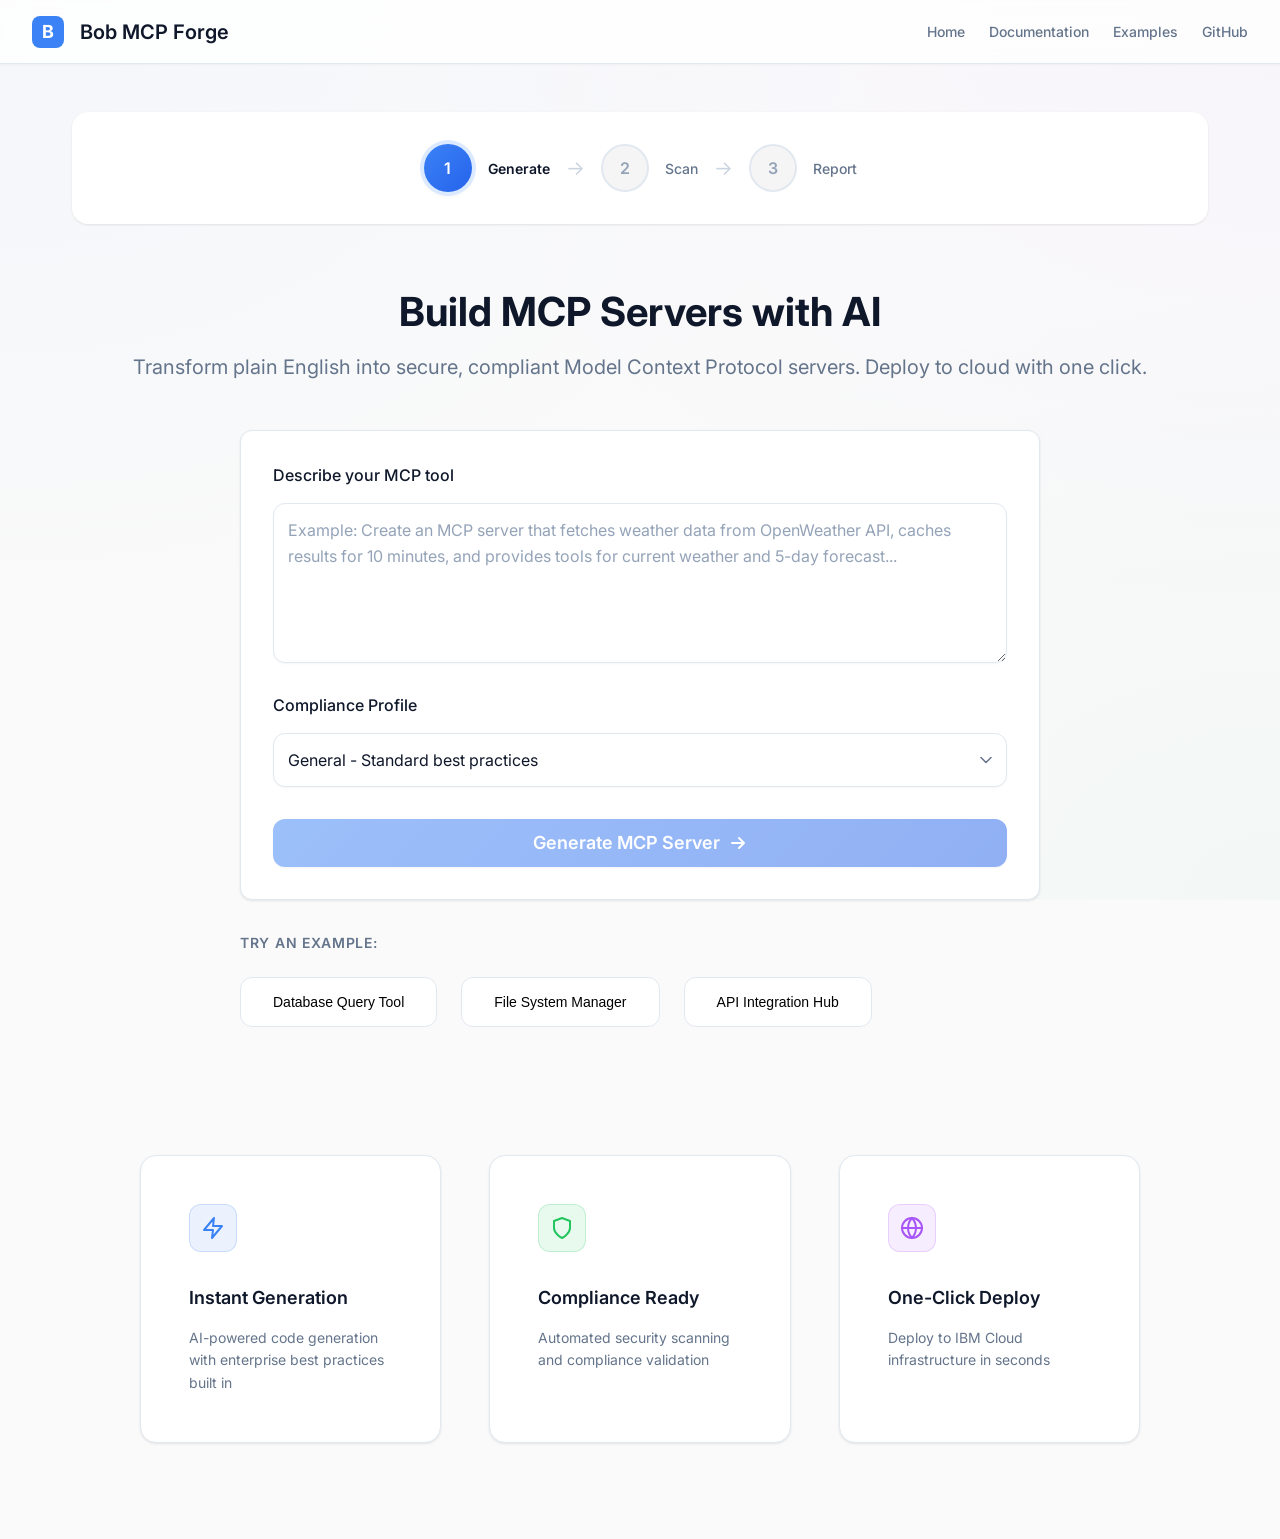
<file: frontend/screens/landing.html>
﻿<!DOCTYPE html>
<html lang="en">
<head>
  <meta charset="UTF-8">
  <meta name="viewport" content="width=device-width, initial-scale=1.0">
  <title>Bob MCP Forge - Build MCP Servers with AI</title>
  <link rel="stylesheet" href="../styles/global.css">
  <link rel="stylesheet" href="../styles/design-system.css">
  <link rel="preconnect" href="https://fonts.googleapis.com">
  <link rel="preconnect" href="https://fonts.gstatic.com" crossorigin>
  <link href="https://fonts.googleapis.com/css2?family=Inter:wght@400;500;600;700&family=JetBrains+Mono:wght@400;500&display=swap" rel="stylesheet">
  <style>
    /* Premium Section Transitions */
    .section {
      opacity: 0;
      transform: translateY(30px);
      transition: opacity 0.6s cubic-bezier(0.4, 0, 0.2, 1), transform 0.6s cubic-bezier(0.4, 0, 0.2, 1);
    }
    .section.visible { opacity: 1; transform: translateY(0); }
    .section.hidden { display: none; }
    
    /* Example Prompt Chips - Premium Hover */
    .example-prompt {
      position: relative;
      overflow: hidden;
    }
    .example-prompt::before {
      content: '';
      position: absolute;
      top: 0;
      left: -100%;
      width: 100%;
      height: 100%;
      background: linear-gradient(90deg, transparent, rgba(59, 130, 246, 0.1), transparent);
      transition: left 0.5s;
    }
    .example-prompt:hover::before {
      left: 100%;
    }
    .example-prompt:hover {
      background: var(--color-surface) !important;
      border-color: var(--color-primary) !important;
      box-shadow: var(--shadow-md);
      transform: translateY(-2px);
    }
    
    /* Feature Cards - Premium Elevation */
    .feature-card {
      position: relative;
      overflow: hidden;
      transition: all 0.4s cubic-bezier(0.4, 0, 0.2, 1);
    }
    .feature-card::after {
      content: '';
      position: absolute;
      top: 0;
      left: 0;
      right: 0;
      height: 2px;
      background: var(--gradient-primary);
      transform: scaleX(0);
      transition: transform 0.4s cubic-bezier(0.4, 0, 0.2, 1);
    }
    .feature-card:hover::after {
      transform: scaleX(1);
    }
    .feature-card:hover {
      box-shadow: var(--shadow-xl);
      transform: translateY(-6px);
    }
    
    /* Premium Progress Steps */
    .progress-steps {
      display: flex;
      align-items: center;
      justify-content: center;
      gap: var(--space-2);
      margin-bottom: var(--space-8);
      padding: var(--space-4);
      background: var(--color-surface);
      border-radius: var(--radius-xl);
      box-shadow: var(--shadow-sm);
    }
    .progress-step { display: flex; align-items: center; gap: var(--space-2); }
    .step-circle {
      width: 48px;
      height: 48px;
      border-radius: 50%;
      display: flex;
      align-items: center;
      justify-content: center;
      font-weight: 600;
      font-size: var(--font-size-base);
      transition: all 0.4s cubic-bezier(0.4, 0, 0.2, 1);
      position: relative;
    }
    .step-circle.pending {
      background: var(--color-bg-secondary);
      color: var(--color-text-tertiary);
      border: 2px solid var(--color-border);
    }
    .step-circle.active {
      background: var(--gradient-primary);
      color: white;
      box-shadow: 0 0 0 4px var(--color-primary-light), var(--shadow-md);
      animation: pulse-glow 2s infinite;
    }
    .step-circle.complete {
      background: var(--gradient-success);
      color: white;
      box-shadow: var(--shadow-sm);
    }
    .step-label {
      font-size: var(--font-size-sm);
      font-weight: 500;
      color: var(--color-text-secondary);
      transition: all 0.3s;
    }
    .step-label.active {
      color: var(--color-text-primary);
      font-weight: 600;
    }
    .step-arrow {
      color: var(--color-border-strong);
      font-size: 20px;
      transition: color 0.3s;
    }
    
    .btn.loading { position: relative; color: transparent; pointer-events: none; }
    .btn.loading::after { content: ''; position: absolute; width: 20px; height: 20px; top: 50%; left: 50%; margin-left: -10px; margin-top: -10px; border: 2px solid transparent; border-top-color: white; border-radius: 50%; animation: spin 0.8s linear infinite; }
    .btn.completed { background: var(--color-success); border-color: var(--color-success); }
    @keyframes spin { to { transform: rotate(360deg); } }
    
    .file-tree { list-style: none; padding: 0; margin: 0; }
    .file-tree-item { padding: var(--space-1) var(--space-2); cursor: pointer; border-radius: var(--radius-sm); font-size: var(--font-size-sm); display: flex; align-items: center; gap: var(--space-1); transition: background var(--transition-fast); }
    .file-tree-item:hover { background: var(--color-surface-hover); }
    .file-tree-item.active { background: var(--color-primary-light); color: var(--color-primary); font-weight: 500; }
    .file-icon { width: 16px; height: 16px; flex-shrink: 0; }
    
    .code-viewer { background: #1e1e1e; color: #d4d4d4; font-family: var(--font-mono); font-size: 14px; line-height: 1.6; padding: var(--space-3); border-radius: var(--radius-lg); overflow-x: auto; max-height: 500px; overflow-y: auto; }
    .code-line { display: flex; gap: var(--space-3); white-space: pre; }
    .line-number { color: #858585; text-align: right; min-width: 40px; user-select: none; }
    .line-content { flex: 1; }
    
    /* Simple Syntax Highlighting */
    .keyword { color: #569cd6; }
    .string { color: #ce9178; }
    .comment { color: #6a9955; }
    .function { color: #dcdcaa; }
    
    /* Premium Compliance Summary */
    .compliance-summary {
      display: grid;
      grid-template-columns: repeat(4, 1fr);
      gap: var(--space-4);
      margin-bottom: var(--space-6);
    }
    .summary-card {
      text-align: center;
      padding: var(--space-4);
      transition: all 0.3s cubic-bezier(0.4, 0, 0.2, 1);
    }
    .summary-card:hover {
      transform: translateY(-4px);
      box-shadow: var(--shadow-lg);
    }
    .summary-value {
      font-size: var(--font-size-4xl);
      font-weight: 700;
      margin-bottom: var(--space-2);
      background: var(--gradient-primary);
      -webkit-background-clip: text;
      -webkit-text-fill-color: transparent;
      background-clip: text;
    }
    .summary-label {
      font-size: var(--font-size-xs);
      color: var(--color-text-secondary);
      text-transform: uppercase;
      letter-spacing: 0.05em;
      font-weight: 600;
    }
    .score-circle {
      width: 100px;
      height: 100px;
      border-radius: 50%;
      display: flex;
      align-items: center;
      justify-content: center;
      font-size: var(--font-size-3xl);
      font-weight: 700;
      margin: 0 auto var(--space-2);
      background: var(--gradient-primary);
      color: white;
      box-shadow: var(--shadow-lg);
      position: relative;
    }
    .score-circle::after {
      content: '';
      position: absolute;
      inset: -4px;
      border-radius: 50%;
      background: var(--gradient-primary);
      opacity: 0.2;
      z-index: -1;
    }
    
    /* Premium Issue Items with Icons */
    .issue-item {
      display: flex;
      align-items: flex-start;
      gap: var(--space-3);
      padding: var(--space-3);
      border-left: 4px solid;
      background: var(--color-surface);
      border-radius: var(--radius-lg);
      margin-bottom: var(--space-3);
      transition: all 0.4s cubic-bezier(0.4, 0, 0.2, 1);
      box-shadow: var(--shadow-sm);
    }
    .issue-item:hover {
      transform: translateX(4px);
      box-shadow: var(--shadow-md);
    }
    .issue-item.critical {
      border-left-color: var(--color-error);
      background: linear-gradient(to right, var(--color-error-light), var(--color-surface));
    }
    .issue-item.warning {
      border-left-color: var(--color-warning);
      background: linear-gradient(to right, var(--color-warning-light), var(--color-surface));
    }
    .issue-item.resolved {
      border-left-color: var(--color-success);
      background: linear-gradient(to right, var(--color-success-light), var(--color-surface));
      opacity: 0.8;
    }
    .issue-item.fixing { opacity: 0.6; }
    .issue-title { font-weight: 600; font-size: var(--font-size-base); margin-bottom: 6px; }
    .issue-description { font-size: var(--font-size-sm); color: var(--color-text-secondary); line-height: 1.5; }
    
    .fix-progress {
      font-size: var(--font-size-sm);
      color: var(--color-text-secondary);
      margin-top: var(--space-2);
      display: flex;
      align-items: center;
      gap: var(--space-2);
    }
    .fix-progress .spinner { width: 16px; height: 16px; border-width: 2px; }
    
    /* Premium Success Banner */
    .ready-banner {
      background: var(--gradient-success);
      border: none;
      border-radius: var(--radius-xl);
      padding: var(--space-4);
      margin-bottom: var(--space-6);
      display: flex;
      align-items: center;
      gap: var(--space-3);
      animation: slideDown 0.6s cubic-bezier(0.4, 0, 0.2, 1);
      box-shadow: var(--shadow-lg);
      color: white;
    }
    @keyframes slideDown {
      from { opacity: 0; transform: translateY(-30px) scale(0.95); }
      to { opacity: 1; transform: translateY(0) scale(1); }
    }
    
    /* Premium Deployment Success */
    .deployment-status {
      text-align: center;
      padding: var(--space-6);
      animation: scale-in 0.5s cubic-bezier(0.4, 0, 0.2, 1);
    }
    .status-icon {
      width: 120px;
      height: 120px;
      margin: 0 auto var(--space-4);
      border-radius: 50%;
      display: flex;
      align-items: center;
      justify-content: center;
      background: var(--gradient-success);
      color: white;
      box-shadow: 0 0 0 12px var(--color-success-light), var(--shadow-xl);
      animation: bounce-subtle 2s infinite;
    }
    .url-display {
      display: flex;
      align-items: center;
      gap: var(--space-3);
      padding: var(--space-3);
      background: var(--color-surface);
      border: 2px solid var(--color-border);
      border-radius: var(--radius-xl);
      font-family: var(--font-mono);
      font-size: var(--font-size-sm);
      box-shadow: var(--shadow-sm);
      transition: all 0.3s;
    }
    .url-display:hover {
      border-color: var(--color-primary);
      box-shadow: var(--shadow-md);
    }
    .url-text {
      flex: 1;
      color: var(--color-primary);
      word-break: break-all;
      font-weight: 500;
    }
    
    .split-layout { display: grid; grid-template-columns: 280px 1fr; gap: var(--space-4); min-height: 400px; }
    .sidebar-panel { background: var(--color-bg-secondary); border-radius: var(--radius-lg); padding: var(--space-3); }
    .content-panel { background: var(--color-surface); border: 1px solid var(--color-border); border-radius: var(--radius-lg); padding: var(--space-3); }
    
    @media (max-width: 768px) {
      .split-layout { grid-template-columns: 1fr; }
      .compliance-summary { grid-template-columns: repeat(2, 1fr); }
      .progress-steps { flex-direction: column; }
      .step-arrow { transform: rotate(90deg); }
    }
  </style>
</head>
<body>
  <div id="app">
    <header class="app-header">
      <a href="../index.html" class="app-logo">
        <div class="app-logo-icon">B</div>
        <span>Bob MCP Forge</span>
      </a>
      <nav class="app-nav">
        <a href="../index.html" class="nav-link">Home</a>
        <a href="../documentation.html" class="nav-link">Documentation</a>
        <a href="#" class="nav-link">Examples</a>
        <a href="https://github.com/bob-mcp-forge/bob-mcp-forge" class="nav-link" target="_blank">GitHub</a>
      </nav>
    </header>

    <main class="app-main">
      <div class="screen screen-full" style="padding: var(--space-6);">
        <div class="container" style="max-width: var(--max-width-xl);">
          
          <div class="progress-steps" id="progress-indicator">
            <div class="progress-step">
              <div class="step-circle active" id="step-generate">1</div>
              <div class="step-label active">Generate</div>
            </div>
            <div class="step-arrow">→</div>
            <div class="progress-step">
              <div class="step-circle pending" id="step-scan">2</div>
              <div class="step-label">Scan</div>
            </div>
            <div class="step-arrow">→</div>
            <div class="progress-step">
              <div class="step-circle pending" id="step-report">3</div>
              <div class="step-label">Report</div>
            </div>
          </div>

          <!-- Section 1: Input -->
          <div id="section-input" class="section visible">
            <div style="text-align: center; margin-bottom: var(--space-6);">
              <h1 style="font-size: var(--font-size-4xl); font-weight: 700; margin-bottom: var(--space-2); line-height: 1.2;">Build MCP Servers with AI</h1>
              <p style="font-size: var(--font-size-xl); color: var(--color-text-secondary);">Transform plain English into secure, compliant Model Context Protocol servers. Deploy to cloud with one click.</p>
            </div>

            <div class="card" style="padding: var(--space-4); margin-bottom: var(--space-4); max-width: 800px; margin-left: auto; margin-right: auto;">
              <div style="margin-bottom: var(--space-3);">
                <label for="prompt-input" style="display: block; font-weight: 500; margin-bottom: var(--space-2);">Describe your MCP tool</label>
                <textarea id="prompt-input" class="input textarea" placeholder="Example: Create an MCP server that fetches weather data from OpenWeather API, caches results for 10 minutes, and provides tools for current weather and 5-day forecast..." style="min-height: 160px;"></textarea>
              </div>

              <div style="margin-bottom: var(--space-4);">
                <label for="compliance-select" style="display: block; font-weight: 500; margin-bottom: var(--space-2);">Compliance Profile</label>
                <select id="compliance-select" class="input select">
                  <option value="general">General - Standard best practices</option>
                  <option value="gdpr">GDPR - EU data protection compliance</option>
                  <option value="soc2">SOC 2 - Security and availability controls</option>
                  <option value="hipaa">HIPAA - Healthcare data protection</option>
                </select>
              </div>

              <button class="btn btn-primary btn-lg w-full" id="generate-btn" disabled>
                <span>Generate MCP Server</span>
                <svg width="20" height="20" viewBox="0 0 20 20" fill="none"><path d="M4 10H16M16 10L11 5M16 10L11 15" stroke="currentColor" stroke-width="2" stroke-linecap="round" stroke-linejoin="round"/></svg>
              </button>
            </div>

            <div style="max-width: 800px; margin: 0 auto; margin-bottom: var(--space-16);">
              <p style="font-size: var(--font-size-sm); font-weight: 600; color: var(--color-text-secondary); margin-bottom: var(--space-3); text-transform: uppercase; letter-spacing: 0.05em;">Try an example:</p>
              <div style="display: flex; flex-wrap: wrap; gap: var(--space-3);">
                <button class="example-prompt" style="padding: var(--space-2) var(--space-4); background: var(--color-surface); border: 1px solid var(--color-border); border-radius: var(--radius-lg); font-size: var(--font-size-sm); font-weight: 500; cursor: pointer; transition: all 0.2s ease;" data-prompt="Create an MCP server that connects to PostgreSQL, executes read-only queries, and returns results in JSON format">Database Query Tool</button>
                <button class="example-prompt" style="padding: var(--space-2) var(--space-4); background: var(--color-surface); border: 1px solid var(--color-border); border-radius: var(--radius-lg); font-size: var(--font-size-sm); font-weight: 500; cursor: pointer; transition: all 0.2s ease;" data-prompt="Build an MCP server for safe file operations: read, write, list directories with permission checks and size limits">File System Manager</button>
                <button class="example-prompt" style="padding: var(--space-2) var(--space-4); background: var(--color-surface); border: 1px solid var(--color-border); border-radius: var(--radius-lg); font-size: var(--font-size-sm); font-weight: 500; cursor: pointer; transition: all 0.2s ease;" data-prompt="Create an MCP server that integrates with Stripe API for payment processing, subscription management, and webhook handling">API Integration Hub</button>
              </div>
            </div>

            <!-- Feature Cards -->
            <div style="max-width: 1000px; margin: 0 auto;">
              <div style="display: grid; grid-template-columns: repeat(3, 1fr); gap: var(--space-6);">
                <div class="card feature-card" style="padding: var(--space-6); border-radius: var(--radius-xl); cursor: default;">
                  <div style="width: 48px; height: 48px; background: rgba(59, 130, 246, 0.1); border: 1px solid rgba(59, 130, 246, 0.2); border-radius: var(--radius-lg); display: flex; align-items: center; justify-content: center; margin-bottom: var(--space-4);">
                    <svg width="24" height="24" viewBox="0 0 24 24" fill="none" stroke="rgb(59, 130, 246)" stroke-width="2" stroke-linecap="round" stroke-linejoin="round">
                      <polygon points="13 2 3 14 12 14 11 22 21 10 12 10 13 2"></polygon>
                    </svg>
                  </div>
                  <h3 style="font-size: var(--font-size-lg); font-weight: 600; margin-bottom: var(--space-2);">Instant Generation</h3>
                  <p style="font-size: var(--font-size-sm); color: var(--color-text-secondary); line-height: 1.6;">AI-powered code generation with enterprise best practices built in</p>
                </div>
                <div class="card feature-card" style="padding: var(--space-6); border-radius: var(--radius-xl); cursor: default;">
                  <div style="width: 48px; height: 48px; background: rgba(34, 197, 94, 0.1); border: 1px solid rgba(34, 197, 94, 0.2); border-radius: var(--radius-lg); display: flex; align-items: center; justify-content: center; margin-bottom: var(--space-4);">
                    <svg width="24" height="24" viewBox="0 0 24 24" fill="none" stroke="rgb(34, 197, 94)" stroke-width="2" stroke-linecap="round" stroke-linejoin="round">
                      <path d="M12 22s8-4 8-10V5l-8-3-8 3v7c0 6 8 10 8 10z"></path>
                    </svg>
                  </div>
                  <h3 style="font-size: var(--font-size-lg); font-weight: 600; margin-bottom: var(--space-2);">Compliance Ready</h3>
                  <p style="font-size: var(--font-size-sm); color: var(--color-text-secondary); line-height: 1.6;">Automated security scanning and compliance validation</p>
                </div>
                <div class="card feature-card" style="padding: var(--space-6); border-radius: var(--radius-xl); cursor: default;">
                  <div style="width: 48px; height: 48px; background: rgba(168, 85, 247, 0.1); border: 1px solid rgba(168, 85, 247, 0.2); border-radius: var(--radius-lg); display: flex; align-items: center; justify-content: center; margin-bottom: var(--space-4);">
                    <svg width="24" height="24" viewBox="0 0 24 24" fill="none" stroke="rgb(168, 85, 247)" stroke-width="2" stroke-linecap="round" stroke-linejoin="round">
                      <circle cx="12" cy="12" r="10"></circle>
                      <line x1="2" y1="12" x2="22" y2="12"></line>
                      <path d="M12 2a15.3 15.3 0 0 1 4 10 15.3 15.3 0 0 1-4 10 15.3 15.3 0 0 1-4-10 15.3 15.3 0 0 1 4-10z"></path>
                    </svg>
                  </div>
                  <h3 style="font-size: var(--font-size-lg); font-weight: 600; margin-bottom: var(--space-2);">One-Click Deploy</h3>
                  <p style="font-size: var(--font-size-sm); color: var(--color-text-secondary); line-height: 1.6;">Deploy to IBM Cloud infrastructure in seconds</p>
                </div>
              </div>
            </div>
          </div>

          <!-- Section 2: Progress -->
          <div id="section-progress" class="section hidden">
            <div style="max-width: 700px; margin: 0 auto;">
              <div class="card" style="padding: var(--space-6);">
                <div style="text-align: center; margin-bottom: var(--space-4);">
                  <div style="width: 80px; height: 80px; margin: 0 auto var(--space-3); background: var(--color-primary-light); border-radius: 50%; display: flex; align-items: center; justify-content: center;">
                    <div class="spinner" style="width: 40px; height: 40px; border-width: 3px;"></div>
                  </div>
                  <h2 style="font-size: var(--font-size-3xl); font-weight: 700; margin-bottom: var(--space-2);">Generating Your MCP Server</h2>
                  <p style="color: var(--color-text-secondary);" id="progress-subtitle">This usually takes 15-30 seconds</p>
                </div>
                <div class="progress-bar" style="margin-bottom: var(--space-4);">
                  <div class="progress-bar-fill" id="progress-fill" style="width: 0%;"></div>
                </div>
                <div style="font-size: var(--font-size-sm); color: var(--color-text-secondary); text-align: center;" id="progress-status">Analyzing your requirements...</div>
              </div>
            </div>
          </div>

          <!-- Section 3: Code Preview -->
          <div id="section-code" class="section hidden">
            <div style="margin-bottom: var(--space-4);">
              <h2 style="font-size: var(--font-size-3xl); font-weight: 700; margin-bottom: var(--space-2);">Generated Code</h2>
              <p style="color: var(--color-text-secondary);">Review your MCP server implementation</p>
              <div id="gen-mode-badge" style="margin-top: 8px;"></div>
            </div>

            <div class="split-layout">
              <div class="sidebar-panel">
                <h3 style="font-size: var(--font-size-sm); font-weight: 600; color: var(--color-text-secondary); margin-bottom: var(--space-2); text-transform: uppercase; letter-spacing: 0.5px;">Project Files</h3>
                <ul class="file-tree" id="file-tree">
                  <!-- Dynamic files here -->
                </ul>
              </div>

              <div class="content-panel">
                <div style="display: flex; align-items: center; justify-content: space-between; margin-bottom: var(--space-3);">
                  <h3 style="font-size: var(--font-size-lg); font-weight: 600;" id="current-file-name">Select a file</h3>
                  <button class="btn btn-secondary" id="copy-code-btn">
                    <svg width="16" height="16" viewBox="0 0 16 16" fill="none"><path d="M5 5V3C5 2.44772 5.44772 2 6 2H13C13.5523 2 14 2.44772 14 3V10C14 10.5523 13.5523 11 13 11H11M3 5H10C10.5523 5 11 5.44772 11 6V13C11 13.5523 10.5523 14 10 14H3C2.44772 14 2 13.5523 2 13V6C2 5.44772 2.44772 5 3 5Z" stroke="currentColor" stroke-width="1.5"/></svg>
                    Copy
                  </button>
                </div>
                <div class="code-viewer" id="code-content">
                  <div class="code-line">Select a file from the sidebar to view its content</div>
                </div>
              </div>
            </div>

            <div style="margin-top: var(--space-4); display: flex; gap: var(--space-2); justify-content: flex-end;">
              <button class="btn btn-secondary" id="download-btn">
                <svg width="16" height="16" viewBox="0 0 16 16" fill="none"><path d="M14 9V13C14 13.5523 13.5523 14 13 14H3C2.44772 14 2 13.5523 2 13V9M11 5L8 2M8 2L5 5M8 2V10" stroke="currentColor" stroke-width="1.5" stroke-linecap="round" stroke-linejoin="round"/></svg>
                Download ZIP
              </button>
              <button class="btn btn-primary" id="continue-to-compliance-btn">
                Continue to Compliance
                <svg width="16" height="16" viewBox="0 0 16 16" fill="none"><path d="M6 12L10 8L6 4" stroke="currentColor" stroke-width="1.5" stroke-linecap="round" stroke-linejoin="round"/></svg>
              </button>
            </div>
          </div>

          <!-- Section 4: Compliance dashboard -->
          <div id="section-compliance" class="section hidden">
            <div style="margin-bottom: var(--space-4);">
              <h2 style="font-size: var(--font-size-3xl); font-weight: 700; margin-bottom: var(--space-2);">Compliance Dashboard</h2>
              <p style="color: var(--color-text-secondary);">Security, performance, and policy compliance analysis</p>
            </div>
            <div class="compliance-summary">
              <div class="card summary-card">
                <div class="score-circle" id="compliance-score">--</div>
                <div class="summary-label">Overall Score</div>
              </div>
            </div>
            <div style="text-align: center; padding: 40px;">
              <p>Compliance scanning module connecting to backend...</p>
              <button class="btn btn-primary" id="back-to-code-btn">Back to Code</button>
            </div>
          </div>
        </div>
      </div>
    </main>
  </div>

  <script>
    const API_BASE = 'http://localhost:3000/api/v1';
    let currentJobId = null;
    let generatedData = null;
    let currentSection = 'input';
    
    function showSection(section) {
      document.querySelectorAll('.section').forEach(s => {
        s.classList.remove('visible');
        s.classList.add('hidden');
      });
      document.getElementById(`section-${section}`).classList.remove('hidden');
      setTimeout(() => document.getElementById(`section-${section}`).classList.add('visible'), 50);
      currentSection = section;
      window.scrollTo({ top: 0, behavior: 'smooth' });
    }
    
    function updateProgressIndicator(step) {
      const steps = { generate: 1, scan: 2, report: 3 };
      Object.keys(steps).forEach(s => {
        const circle = document.getElementById(`step-${s}`);
        if (!circle) return;
        const label = circle.nextElementSibling;
        if (steps[s] < steps[step]) {
          circle.classList.remove('pending', 'active');
          circle.classList.add('complete');
          label.classList.remove('active');
        } else if (steps[s] === steps[step]) {
          circle.classList.remove('pending', 'complete');
          circle.classList.add('active');
          label.classList.add('active');
        } else {
          circle.classList.remove('active', 'complete');
          circle.classList.add('pending');
          label.classList.remove('active');
        }
      });
    }

    const promptInput = document.getElementById('prompt-input');
    const generateBtn = document.getElementById('generate-btn');
    
    promptInput.addEventListener('input', function() {
      generateBtn.disabled = !this.value.trim();
    });
    
    document.querySelectorAll('.example-prompt').forEach(btn => {
      btn.addEventListener('click', function() {
        promptInput.value = this.dataset.prompt;
        generateBtn.disabled = false;
        promptInput.focus();
      });
    });
    
    generateBtn.addEventListener('click', async function() {
      const description = promptInput.value.trim();
      const complianceProfile = document.getElementById('compliance-select').value;
      
      this.classList.add('loading');
      this.disabled = true;

      try {
        const response = await fetch(`${API_BASE}/generate`, {
          method: 'POST',
          headers: { 'Content-Type': 'application/json' },
          body: JSON.stringify({ description, complianceProfile })
        });
        
        const data = await response.json();
        if (!response.ok) throw new Error(data.error?.message || 'Failed to start generation');
        
        currentJobId = data.jobId;
        showSection('progress');
        updateProgressIndicator('generate');
        startPolling(currentJobId);
        
      } catch (err) {
        alert(`Error: ${err.message}`);
        this.classList.remove('loading');
        this.disabled = false;
      }
    });

    function startPolling(jobId) {
      const fill = document.getElementById('progress-fill');
      const statusText = document.getElementById('progress-status');
      
      const poll = setInterval(async () => {
        try {
          const response = await fetch(`${API_BASE}/jobs/${jobId}`);
          const job = await response.json();
          
          fill.style.width = `${job.progress || 10}%`;
          
          if (job.status === 'generating') {
            statusText.textContent = 'Bob is thinking and generating code...';
          } else if (job.status === 'generated' || job.status === 'completed') {
            clearInterval(poll);
            generatedData = job.data.generatedCode;
            renderResults(generatedData);
            setTimeout(() => {
              showSection('code');
              updateProgressIndicator('report');
            }, 500);
          } else if (job.status === 'failed') {
            clearInterval(poll);
            alert(`Generation failed: ${job.error?.message || 'Unknown error'}`);
            showSection('input');
            generateBtn.classList.remove('loading');
            generateBtn.disabled = false;
          }
        } catch (err) {
          console.error('Polling error:', err);
        }
      }, 2000);
    }

    function renderResults(data) {
      const tree = document.getElementById('file-tree');
      const badge = document.getElementById('gen-mode-badge');

      // Defensive: default missing metadata to 'unknown' so section transition is not blocked
      const mode = (data && data.metadata && data.metadata.generationMode) || 'unknown';
      const files = (data && data.files) || [];

      tree.innerHTML = '';
      
      // Safely handle metadata
      if (data.metadata && data.metadata.generationMode) {
        badge.innerHTML = `<span class="badge badge-${data.metadata.generationMode === 'bob' ? 'success' : 'info'}">
          Mode: ${data.metadata.generationMode.toUpperCase()}
        </span>`;
      }

      if (!data.files || data.files.length === 0) {
        console.error('No files in generated data');
        return;
      }

      files.forEach((file, index) => {
        const li = document.createElement('li');
        li.className = `file-tree-item ${index === 0 ? 'active' : ''}`;
        li.innerHTML = `
          <svg class="file-icon" viewBox="0 0 16 16" fill="none"><path d="M9 2H3C2.44772 2 2 2.44772 2 3V13C2 13.5523 2.44772 14 3 14H13C13.5523 14 14 13.5523 14 13V7L9 2Z" stroke="currentColor" stroke-width="1.5"/><path d="M9 2V7H14" stroke="currentColor" stroke-width="1.5"/></svg>
          <span>${file.path}</span>
        `;
        li.onclick = () => {
          document.querySelectorAll('.file-tree-item').forEach(i => i.classList.remove('active'));
          li.classList.add('active');
          displayFile(file);
        };
        tree.appendChild(li);
      });

      if (files.length > 0) displayFile(files[0]);
    }

    function displayFile(file) {
      document.getElementById('current-file-name').textContent = file.path;
      const viewer = document.getElementById('code-content');
      viewer.innerHTML = '';
      
      const lines = file.content.split('\n');
      lines.forEach((line, i) => {
        const div = document.createElement('div');
        div.className = 'code-line';
        div.innerHTML = `<span class="line-number">${i + 1}</span><span class="line-content">${escapeHtml(line)}</span>`;
        viewer.appendChild(div);
      });
    }

    function escapeHtml(text) {
      const div = document.createElement('div');
      div.textContent = text;
      return div.innerHTML;
    }

    document.getElementById('copy-code-btn').onclick = function() {
      const activeFile = (generatedData?.files || []).find(f => f.path === document.getElementById('current-file-name').textContent);
      if (activeFile) {
        navigator.clipboard.writeText(activeFile.content);
        this.textContent = '✓ Copied!';
        setTimeout(() => this.textContent = 'Copy', 2000);
      }
    };

    document.getElementById('back-to-code-btn').onclick = () => showSection('code');
    document.getElementById('continue-to-compliance-btn').onclick = () => showSection('compliance');
  </script>
</body>
</html>
</file>
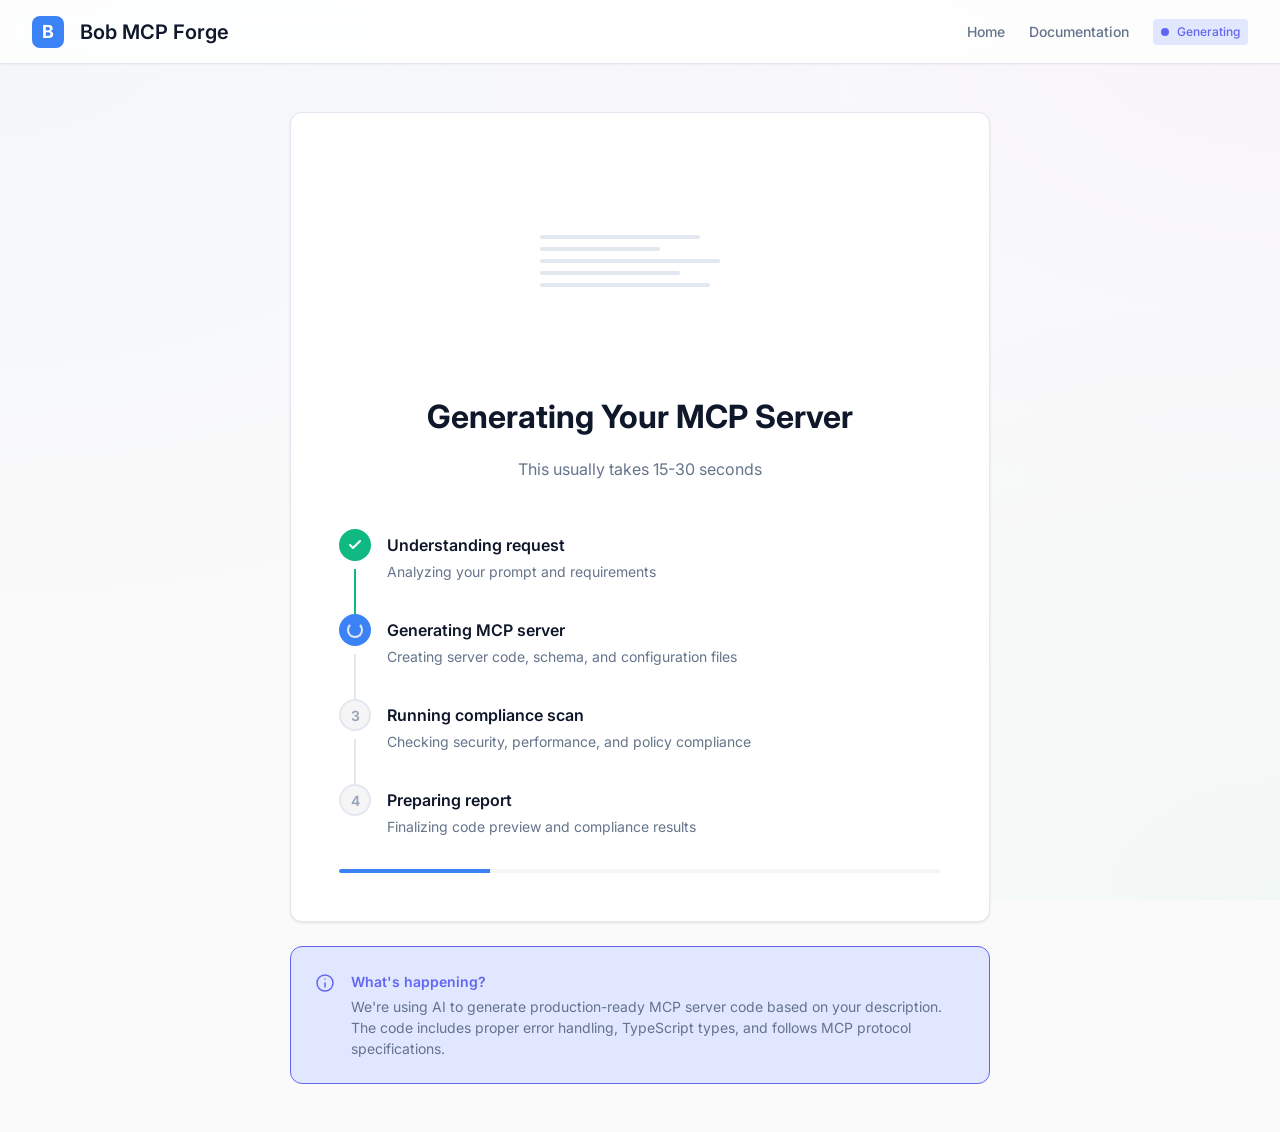
<file: frontend/screens/progress.html>
<!DOCTYPE html>
<html lang="en">
<head>
  <meta charset="UTF-8">
  <meta name="viewport" content="width=device-width, initial-scale=1.0">
  <title>Bob MCP Forge - Generating</title>
  <link rel="stylesheet" href="../styles/global.css">
  <link rel="stylesheet" href="../styles/design-system.css">
  <link rel="preconnect" href="https://fonts.googleapis.com">
  <link rel="preconnect" href="https://fonts.gstatic.com" crossorigin>
  <link href="https://fonts.googleapis.com/css2?family=Inter:wght@400;500;600;700&family=JetBrains+Mono:wght@400;500&display=swap" rel="stylesheet">
  <style>
    @keyframes pulse {
      0%, 100% { opacity: 1; }
      50% { opacity: 0.5; }
    }
    
    .step-indicator {
      position: relative;
      padding-left: 48px;
      margin-bottom: var(--space-4);
    }
    
    .step-icon {
      position: absolute;
      left: 0;
      top: 0;
      width: 32px;
      height: 32px;
      border-radius: 50%;
      display: flex;
      align-items: center;
      justify-content: center;
      font-weight: 600;
      font-size: var(--font-size-sm);
    }
    
    .step-icon.pending {
      background: var(--color-bg-secondary);
      color: var(--color-text-tertiary);
      border: 2px solid var(--color-border);
    }
    
    .step-icon.active {
      background: var(--color-primary);
      color: white;
      animation: pulse 2s ease-in-out infinite;
    }
    
    .step-icon.complete {
      background: var(--color-success);
      color: white;
    }
    
    .step-content {
      padding-top: 4px;
    }
    
    .step-title {
      font-weight: 600;
      font-size: var(--font-size-base);
      margin-bottom: 4px;
    }
    
    .step-description {
      font-size: var(--font-size-sm);
      color: var(--color-text-secondary);
    }
    
    .step-indicator:not(:last-child)::before {
      content: '';
      position: absolute;
      left: 15px;
      top: 40px;
      width: 2px;
      height: calc(100% - 8px);
      background: var(--color-border);
    }
    
    .step-indicator.complete::before {
      background: var(--color-success);
    }
    
    .progress-animation {
      width: 100%;
      height: 200px;
      display: flex;
      align-items: center;
      justify-content: center;
      margin-bottom: var(--space-4);
    }
    
    .code-lines {
      display: flex;
      flex-direction: column;
      gap: 8px;
    }
    
    .code-line {
      height: 4px;
      background: var(--color-border);
      border-radius: 2px;
      animation: fillLine 1.5s ease-in-out infinite;
    }
    
    .code-line:nth-child(1) { width: 80%; animation-delay: 0s; }
    .code-line:nth-child(2) { width: 60%; animation-delay: 0.2s; }
    .code-line:nth-child(3) { width: 90%; animation-delay: 0.4s; }
    .code-line:nth-child(4) { width: 70%; animation-delay: 0.6s; }
    .code-line:nth-child(5) { width: 85%; animation-delay: 0.8s; }
    
    @keyframes fillLine {
      0%, 100% { background: var(--color-border); }
      50% { background: var(--color-primary); }
    }
  </style>
</head>
<body>
  <div id="app">
    <!-- Header -->
    <header class="app-header">
      <a href="../index.html" class="app-logo">
        <div class="app-logo-icon">B</div>
        <span>Bob MCP Forge</span>
      </a>
      <nav class="app-nav">
        <a href="../index.html" class="nav-link">Home</a>
        <a href="../documentation.html" class="nav-link">Documentation</a>
        <span class="badge badge-info">
          <span class="status-dot info"></span>
          Generating
        </span>
      </nav>
    </header>

    <!-- Main Content -->
    <main class="app-main">
      <div class="screen screen-centered">
        <div style="max-width: 700px; width: 100%;">
          
          <!-- Progress Card -->
          <div class="card" style="padding: var(--space-6);">
            
            <!-- Animation -->
            <div class="progress-animation">
              <div class="code-lines" style="width: 200px;">
                <div class="code-line"></div>
                <div class="code-line"></div>
                <div class="code-line"></div>
                <div class="code-line"></div>
                <div class="code-line"></div>
              </div>
            </div>

            <!-- Title -->
            <div style="text-align: center; margin-bottom: var(--space-6);">
              <h1 style="font-size: var(--font-size-3xl); font-weight: 700; margin-bottom: var(--space-2);">
                Generating Your MCP Server
              </h1>
              <p style="font-size: var(--font-size-base); color: var(--color-text-secondary);">
                This usually takes 15-30 seconds
              </p>
            </div>

            <!-- Progress Steps -->
            <div style="margin-bottom: var(--space-4);">
              
              <div class="step-indicator complete" id="step-1">
                <div class="step-icon complete">
                  <svg width="16" height="16" viewBox="0 0 16 16" fill="none" xmlns="http://www.w3.org/2000/svg">
                    <path d="M3 8L6 11L13 4" stroke="currentColor" stroke-width="2" stroke-linecap="round" stroke-linejoin="round"/>
                  </svg>
                </div>
                <div class="step-content">
                  <div class="step-title">Understanding request</div>
                  <div class="step-description">Analyzing your prompt and requirements</div>
                </div>
              </div>

              <div class="step-indicator active" id="step-2">
                <div class="step-icon active">
                  <div class="spinner" style="width: 16px; height: 16px; border-width: 2px;"></div>
                </div>
                <div class="step-content">
                  <div class="step-title">Generating MCP server</div>
                  <div class="step-description">Creating server code, schema, and configuration files</div>
                </div>
              </div>

              <div class="step-indicator pending" id="step-3">
                <div class="step-icon pending">3</div>
                <div class="step-content">
                  <div class="step-title">Running compliance scan</div>
                  <div class="step-description">Checking security, performance, and policy compliance</div>
                </div>
              </div>

              <div class="step-indicator pending" id="step-4">
                <div class="step-icon pending">4</div>
                <div class="step-content">
                  <div class="step-title">Preparing report</div>
                  <div class="step-description">Finalizing code preview and compliance results</div>
                </div>
              </div>

            </div>

            <!-- Progress Bar -->
            <div class="progress-bar">
              <div class="progress-bar-fill" id="progress-fill" style="width: 25%;"></div>
            </div>

          </div>

          <!-- Info Card -->
          <div style="margin-top: var(--space-3); padding: var(--space-3); background: var(--color-info-light); border-radius: var(--radius-lg); border: 1px solid var(--color-info);">
            <div style="display: flex; gap: var(--space-2);">
              <svg width="20" height="20" viewBox="0 0 20 20" fill="none" xmlns="http://www.w3.org/2000/svg" style="flex-shrink: 0; margin-top: 2px;">
                <path d="M10 18C14.4183 18 18 14.4183 18 10C18 5.58172 14.4183 2 10 2C5.58172 2 2 5.58172 2 10C2 14.4183 5.58172 18 10 18Z" stroke="var(--color-info)" stroke-width="1.5"/>
                <path d="M10 14V10M10 6H10.01" stroke="var(--color-info)" stroke-width="1.5" stroke-linecap="round"/>
              </svg>
              <div>
                <div style="font-weight: 600; font-size: var(--font-size-sm); color: var(--color-info); margin-bottom: 4px;">
                  What's happening?
                </div>
                <div style="font-size: var(--font-size-sm); color: var(--color-text-secondary);">
                  We're using AI to generate production-ready MCP server code based on your description. The code includes proper error handling, TypeScript types, and follows MCP protocol specifications.
                </div>
              </div>
            </div>
          </div>

        </div>
      </div>
    </main>
  </div>

  <script>
    // Simulate progress
    let currentStep = 1;
    let progress = 25;
    
    function updateProgress() {
      if (currentStep < 4) {
        // Complete current step
        const currentStepEl = document.getElementById(`step-${currentStep}`);
        currentStepEl.classList.remove('active');
        currentStepEl.classList.add('complete');
        currentStepEl.querySelector('.step-icon').classList.remove('active');
        currentStepEl.querySelector('.step-icon').classList.add('complete');
        currentStepEl.querySelector('.step-icon').innerHTML = `
          <svg width="16" height="16" viewBox="0 0 16 16" fill="none" xmlns="http://www.w3.org/2000/svg">
            <path d="M3 8L6 11L13 4" stroke="currentColor" stroke-width="2" stroke-linecap="round" stroke-linejoin="round"/>
          </svg>
        `;
        
        // Activate next step
        currentStep++;
        progress += 25;
        
        if (currentStep <= 4) {
          const nextStepEl = document.getElementById(`step-${currentStep}`);
          nextStepEl.classList.remove('pending');
          nextStepEl.classList.add('active');
          nextStepEl.querySelector('.step-icon').classList.remove('pending');
          nextStepEl.querySelector('.step-icon').classList.add('active');
          nextStepEl.querySelector('.step-icon').innerHTML = `
            <div class="spinner" style="width: 16px; height: 16px; border-width: 2px;"></div>
          `;
        }
        
        document.getElementById('progress-fill').style.width = progress + '%';
        
        if (currentStep <= 4) {
          setTimeout(updateProgress, 2500);
        } else {
          // Navigate to code preview
          setTimeout(() => {
            window.location.href = 'code-preview.html';
          }, 1000);
        }
      }
    }
    
    // Start progress after 2 seconds
    setTimeout(updateProgress, 2500);
  </script>
</body>
</html>
</file>
<file: frontend/styles/global.css>
/* Global Styles - Bob MCP Forge */

* {
  margin: 0;
  padding: 0;
  box-sizing: border-box;
}

html {
  font-size: 16px;
  -webkit-font-smoothing: antialiased;
  -moz-osx-font-smoothing: grayscale;
}

body {
  font-family: var(--font-sans);
  font-size: var(--font-size-base);
  line-height: var(--line-height-normal);
  color: var(--color-text-primary);
  background: var(--color-bg);
  background-image:
    radial-gradient(at 0% 0%, rgba(59, 130, 246, 0.03) 0px, transparent 50%),
    radial-gradient(at 100% 0%, rgba(168, 85, 247, 0.03) 0px, transparent 50%),
    radial-gradient(at 100% 100%, rgba(16, 185, 129, 0.03) 0px, transparent 50%);
  background-attachment: fixed;
}

/* App Container */
#app {
  min-height: 100vh;
  display: flex;
  flex-direction: column;
}

/* Header - Premium with Backdrop Blur */
.app-header {
  height: var(--header-height);
  background: rgba(255, 255, 255, 0.8);
  backdrop-filter: blur(12px);
  -webkit-backdrop-filter: blur(12px);
  border-bottom: 1px solid var(--color-border);
  display: flex;
  align-items: center;
  padding: 0 var(--space-4);
  position: sticky;
  top: 0;
  z-index: 100;
  box-shadow: var(--shadow-xs);
}

.app-logo {
  display: flex;
  align-items: center;
  gap: var(--space-2);
  font-size: var(--font-size-xl);
  font-weight: 600;
  color: var(--color-text-primary);
  text-decoration: none;
}

.app-logo-icon {
  width: 32px;
  height: 32px;
  background: var(--color-primary);
  border-radius: var(--radius-md);
  display: flex;
  align-items: center;
  justify-content: center;
  color: white;
  font-weight: 700;
  font-size: 18px;
}

.app-nav {
  display: flex;
  align-items: center;
  gap: var(--space-3);
  margin-left: auto;
}

.nav-link {
  color: var(--color-text-secondary);
  text-decoration: none;
  font-size: var(--font-size-sm);
  font-weight: 500;
  transition: color var(--transition-base);
}

.nav-link:hover {
  color: var(--color-text-primary);
}

/* Main Content */
.app-main {
  flex: 1;
  display: flex;
  flex-direction: column;
}

/* Screen Container */
.screen {
  flex: 1;
  display: flex;
  flex-direction: column;
  animation: fadeIn 0.3s ease;
}

@keyframes fadeIn {
  from {
    opacity: 0;
    transform: translateY(8px);
  }
  to {
    opacity: 1;
    transform: translateY(0);
  }
}

/* Centered Layout (for landing) */
.screen-centered {
  display: flex;
  align-items: center;
  justify-content: center;
  padding: var(--space-6);
}

/* Full Layout (for other screens) */
.screen-full {
  padding: var(--space-4);
}

/* Split Layout (for code preview) */
.screen-split {
  display: grid;
  grid-template-columns: 280px 1fr;
  height: calc(100vh - var(--header-height));
  overflow: hidden;
}

/* Sidebar */
.sidebar {
  background: var(--color-bg-secondary);
  border-right: 1px solid var(--color-border);
  overflow-y: auto;
  padding: var(--space-3);
}

/* Content Area */
.content-area {
  overflow-y: auto;
  padding: var(--space-4);
}

/* Section Spacing */
.section {
  margin-bottom: var(--space-6);
}

.section-header {
  margin-bottom: var(--space-3);
}

.section-title {
  font-size: var(--font-size-2xl);
  font-weight: 600;
  color: var(--color-text-primary);
  margin-bottom: var(--space-1);
}

.section-description {
  font-size: var(--font-size-base);
  color: var(--color-text-secondary);
}

/* Utility Classes */
.hidden {
  display: none !important;
}

.visible {
  display: block !important;
}

.text-center {
  text-align: center;
}

.w-full {
  width: 100%;
}

.h-full {
  height: 100%;
}

/* Scrollbar Styling */
::-webkit-scrollbar {
  width: 8px;
  height: 8px;
}

::-webkit-scrollbar-track {
  background: var(--color-bg-secondary);
}

::-webkit-scrollbar-thumb {
  background: var(--color-border-strong);
  border-radius: var(--radius-sm);
}

::-webkit-scrollbar-thumb:hover {
  background: var(--color-text-tertiary);
}

/* Responsive */
@media (max-width: 768px) {
  .app-header {
    padding: 0 var(--space-2);
  }
  
  .screen-split {
    grid-template-columns: 1fr;
  }
  
  .sidebar {
    display: none;
  }
  
  .screen-centered {
    padding: var(--space-3);
  }
  
  .screen-full {
    padding: var(--space-2);
  }
}

/* Animated Gradient Border for Feature Cards */
.card {
  position: relative;
  background: white;
  border: 1px solid var(--color-border);
  transition: border-color 0.3s ease;
}

.card::before {
  content: '';
  position: absolute;
  inset: -1px;
  border-radius: inherit;
  padding: 1px;
  background: linear-gradient(
    135deg,
    #00f0ff,
    #ff00ff,
    #00f0ff
  );
  -webkit-mask: linear-gradient(#fff 0 0) content-box, linear-gradient(#fff 0 0);
  -webkit-mask-composite: xor;
  mask-composite: exclude;
  opacity: 0;
  transition: opacity 0.3s ease;
  pointer-events: none;
  background-size: 200% 200%;
  animation: gradient-shift 3s ease infinite;
  animation-play-state: paused;
}

.card:hover {
  border-color: transparent;
}

.card:hover::before {
  opacity: 1;
  animation-play-state: running;
}

@keyframes gradient-shift {
  0% {
    background-position: 0% 50%;
  }
  50% {
    background-position: 100% 50%;
  }
  100% {
    background-position: 0% 50%;
  }
}

/* Made with Bob */
</file>
<file: frontend/styles/design-system.css>
/* Design System - Bob MCP Forge */
/* Premium SaaS Design - Inspired by Stripe, Linear, Vercel */

:root {
  /* Colors - Premium Palette */
  --color-primary: #3b82f6;
  --color-primary-hover: #2563eb;
  --color-primary-light: #dbeafe;
  --color-primary-dark: #1e40af;
  
  --color-success: #10b981;
  --color-success-hover: #059669;
  --color-success-light: #d1fae5;
  --color-success-dark: #047857;
  
  --color-warning: #f59e0b;
  --color-warning-hover: #d97706;
  --color-warning-light: #fef3c7;
  --color-warning-dark: #b45309;
  
  --color-error: #ef4444;
  --color-error-hover: #dc2626;
  --color-error-light: #fee2e2;
  --color-error-dark: #b91c1c;
  
  --color-info: #6366f1;
  --color-info-light: #e0e7ff;
  
  /* Neutrals - Soft & Clean */
  --color-bg: #fafafa;
  --color-bg-secondary: #f5f5f5;
  --color-bg-tertiary: #e5e5e5;
  --color-surface: #ffffff;
  --color-surface-hover: #f9fafb;
  --color-surface-elevated: #ffffff;
  
  --color-text-primary: #0f172a;
  --color-text-secondary: #64748b;
  --color-text-tertiary: #94a3b8;
  --color-text-disabled: #cbd5e1;
  
  --color-border: #e2e8f0;
  --color-border-strong: #cbd5e1;
  --color-border-light: #f1f5f9;
  
  /* Spacing - 8px grid */
  --space-1: 8px;
  --space-2: 16px;
  --space-3: 24px;
  --space-4: 32px;
  --space-5: 40px;
  --space-6: 48px;
  --space-8: 64px;
  --space-10: 80px;
  --space-12: 96px;
  --space-16: 128px;
  --space-20: 160px;
  
  /* Typography */
  --font-sans: 'Inter', -apple-system, BlinkMacSystemFont, 'Segoe UI', sans-serif;
  --font-mono: 'JetBrains Mono', 'Courier New', monospace;
  
  --font-size-xs: 12px;
  --font-size-sm: 14px;
  --font-size-base: 16px;
  --font-size-lg: 18px;
  --font-size-xl: 20px;
  --font-size-2xl: 24px;
  --font-size-3xl: 32px;
  --font-size-4xl: 40px;
  
  --line-height-tight: 1.25;
  --line-height-normal: 1.5;
  --line-height-relaxed: 1.75;
  
  /* Border Radius */
  --radius-sm: 4px;
  --radius-md: 8px;
  --radius-lg: 12px;
  --radius-xl: 16px;
  
  /* Shadows - Premium & Soft */
  --shadow-xs: 0 1px 2px rgba(0, 0, 0, 0.04);
  --shadow-sm: 0 1px 3px rgba(0, 0, 0, 0.06), 0 1px 2px rgba(0, 0, 0, 0.04);
  --shadow-md: 0 4px 6px -1px rgba(0, 0, 0, 0.08), 0 2px 4px -1px rgba(0, 0, 0, 0.04);
  --shadow-lg: 0 10px 15px -3px rgba(0, 0, 0, 0.08), 0 4px 6px -2px rgba(0, 0, 0, 0.04);
  --shadow-xl: 0 20px 25px -5px rgba(0, 0, 0, 0.08), 0 10px 10px -5px rgba(0, 0, 0, 0.02);
  --shadow-2xl: 0 25px 50px -12px rgba(0, 0, 0, 0.15);
  --shadow-inner: inset 0 2px 4px 0 rgba(0, 0, 0, 0.04);
  
  /* Gradients - Subtle & Premium */
  --gradient-primary: linear-gradient(135deg, #3b82f6 0%, #2563eb 100%);
  --gradient-success: linear-gradient(135deg, #10b981 0%, #059669 100%);
  --gradient-surface: linear-gradient(180deg, #ffffff 0%, #fafafa 100%);
  --gradient-shimmer: linear-gradient(90deg, transparent, rgba(255,255,255,0.8), transparent);
  
  /* Transitions */
  --transition-fast: 150ms ease;
  --transition-base: 200ms ease;
  --transition-slow: 300ms ease;
  
  /* Layout */
  --max-width-sm: 640px;
  --max-width-md: 768px;
  --max-width-lg: 1024px;
  --max-width-xl: 1280px;
  --max-width-2xl: 1536px;
  
  --sidebar-width: 240px;
  --header-height: 64px;
}

/* Typography Classes */
.text-xs { font-size: var(--font-size-xs); }
.text-sm { font-size: var(--font-size-sm); }
.text-base { font-size: var(--font-size-base); }
.text-lg { font-size: var(--font-size-lg); }
.text-xl { font-size: var(--font-size-xl); }
.text-2xl { font-size: var(--font-size-2xl); }
.text-3xl { font-size: var(--font-size-3xl); }
.text-4xl { font-size: var(--font-size-4xl); }

.font-normal { font-weight: 400; }
.font-medium { font-weight: 500; }
.font-semibold { font-weight: 600; }
.font-bold { font-weight: 700; }

.font-mono { font-family: var(--font-mono); }

.text-primary { color: var(--color-text-primary); }
.text-secondary { color: var(--color-text-secondary); }
.text-tertiary { color: var(--color-text-tertiary); }

/* Spacing Utilities */
.p-1 { padding: var(--space-1); }
.p-2 { padding: var(--space-2); }
.p-3 { padding: var(--space-3); }
.p-4 { padding: var(--space-4); }
.p-5 { padding: var(--space-5); }
.p-6 { padding: var(--space-6); }

.m-1 { margin: var(--space-1); }
.m-2 { margin: var(--space-2); }
.m-3 { margin: var(--space-3); }
.m-4 { margin: var(--space-4); }

.gap-1 { gap: var(--space-1); }
.gap-2 { gap: var(--space-2); }
.gap-3 { gap: var(--space-3); }
.gap-4 { gap: var(--space-4); }

/* Button Styles - Premium with Micro-interactions */
.btn {
  display: inline-flex;
  align-items: center;
  justify-content: center;
  gap: var(--space-1);
  padding: var(--space-2) var(--space-3);
  font-family: var(--font-sans);
  font-size: var(--font-size-base);
  font-weight: 500;
  line-height: 1;
  border: none;
  border-radius: var(--radius-lg);
  cursor: pointer;
  transition: all var(--transition-base);
  white-space: nowrap;
  position: relative;
  overflow: hidden;
}

.btn::before {
  content: '';
  position: absolute;
  top: 50%;
  left: 50%;
  width: 0;
  height: 0;
  border-radius: 50%;
  background: rgba(255, 255, 255, 0.3);
  transform: translate(-50%, -50%);
  transition: width 0.6s, height 0.6s;
}

.btn:active::before {
  width: 300px;
  height: 300px;
}

.btn-primary {
  background: var(--gradient-primary);
  color: white;
  box-shadow: var(--shadow-sm);
}

.btn-primary:hover:not(:disabled) {
  box-shadow: var(--shadow-md);
  transform: translateY(-1px);
}

.btn-primary:active:not(:disabled) {
  transform: translateY(0);
}

.btn-secondary {
  background: var(--color-surface);
  color: var(--color-text-primary);
  border: 1px solid var(--color-border);
  box-shadow: var(--shadow-xs);
}

.btn-secondary:hover:not(:disabled) {
  background: var(--color-surface-hover);
  border-color: var(--color-border-strong);
  box-shadow: var(--shadow-sm);
  transform: translateY(-1px);
}

.btn-secondary:active:not(:disabled) {
  transform: translateY(0);
}

.btn:disabled {
  opacity: 0.5;
  cursor: not-allowed;
  transform: none !important;
}

.btn-lg {
  padding: 14px var(--space-4);
  font-size: var(--font-size-lg);
  font-weight: 600;
}

/* Card Styles - Premium Elevation */
.card {
  background: var(--color-surface);
  border: 1px solid var(--color-border);
  border-radius: var(--radius-lg);
  padding: var(--space-3);
  box-shadow: var(--shadow-sm);
  transition: all var(--transition-slow);
}

.card-hover {
  transition: all var(--transition-slow);
  cursor: pointer;
}

.card-hover:hover {
  box-shadow: var(--shadow-lg);
  border-color: var(--color-border-light);
  transform: translateY(-2px);
}

/* Badge Styles */
.badge {
  display: inline-flex;
  align-items: center;
  gap: var(--space-1);
  padding: 4px var(--space-1);
  font-size: var(--font-size-xs);
  font-weight: 500;
  border-radius: var(--radius-sm);
  white-space: nowrap;
}

.badge-success {
  background: var(--color-success-light);
  color: var(--color-success);
}

.badge-warning {
  background: var(--color-warning-light);
  color: #8e6a00;
}

.badge-error {
  background: var(--color-error-light);
  color: var(--color-error);
}

.badge-info {
  background: var(--color-info-light);
  color: var(--color-info);
}

/* Status Indicators */
.status-dot {
  display: inline-block;
  width: 8px;
  height: 8px;
  border-radius: 50%;
}

.status-dot.success { background: var(--color-success); }
.status-dot.warning { background: var(--color-warning); }
.status-dot.error { background: var(--color-error); }
.status-dot.info { background: var(--color-info); }

/* Input Styles - Premium with Glow Effect */
.input {
  width: 100%;
  padding: var(--space-2) 14px;
  font-family: var(--font-sans);
  font-size: var(--font-size-base);
  color: var(--color-text-primary);
  background: var(--color-surface);
  border: 1.5px solid var(--color-border);
  border-radius: var(--radius-lg);
  transition: all var(--transition-slow);
  box-shadow: var(--shadow-xs);
}

.input:hover {
  border-color: var(--color-border-strong);
}

.input:focus {
  outline: none;
  border-color: var(--color-primary);
  box-shadow: 0 0 0 3px var(--color-primary-light), var(--shadow-sm);
  background: var(--color-surface);
}

.input::placeholder {
  color: var(--color-text-tertiary);
  font-weight: 400;
}

.textarea {
  min-height: 160px;
  resize: vertical;
  font-family: var(--font-sans);
  line-height: 1.6;
  padding: 14px;
}

.select {
  appearance: none;
  background-image: url("data:image/svg+xml,%3Csvg width='12' height='8' viewBox='0 0 12 8' fill='none' xmlns='http://www.w3.org/2000/svg'%3E%3Cpath d='M1 1.5L6 6.5L11 1.5' stroke='%2364748b' stroke-width='1.5' stroke-linecap='round' stroke-linejoin='round'/%3E%3C/svg%3E");
  background-repeat: no-repeat;
  background-position: right 14px center;
  padding-right: var(--space-5);
  cursor: pointer;
}

/* Layout Utilities */
.container {
  width: 100%;
  max-width: var(--max-width-xl);
  margin: 0 auto;
  padding: 0 var(--space-3);
}

.flex { display: flex; }
.flex-col { flex-direction: column; }
.items-center { align-items: center; }
.justify-center { justify-content: center; }
.justify-between { justify-content: space-between; }

.grid { display: grid; }
.grid-cols-2 { grid-template-columns: repeat(2, 1fr); }
.grid-cols-3 { grid-template-columns: repeat(3, 1fr); }
.grid-cols-4 { grid-template-columns: repeat(4, 1fr); }

/* Loading Animation */
@keyframes spin {
  to { transform: rotate(360deg); }
}

.spinner {
  display: inline-block;
  width: 20px;
  height: 20px;
  border: 2px solid var(--color-border);
  border-top-color: var(--color-primary);
  border-radius: 50%;
  animation: spin 0.8s linear infinite;
}

/* Progress Bar */
.progress-bar {
  width: 100%;
  height: 4px;
  background: var(--color-bg-secondary);
  border-radius: var(--radius-sm);
  overflow: hidden;
}

.progress-bar-fill {
  height: 100%;
  background: var(--color-primary);
  transition: width var(--transition-slow);
}

/* Code Block */
.code-block {
  font-family: var(--font-mono);
  font-size: var(--font-size-sm);
  background: #1e1e1e;
  color: #d4d4d4;
  padding: var(--space-3);
  border-radius: var(--radius-md);
  overflow-x: auto;
}

.code-inline {
  font-family: var(--font-mono);
  font-size: 0.9em;
  background: var(--color-bg-secondary);
  color: var(--color-text-primary);
  padding: 2px 6px;
  border-radius: var(--radius-sm);
}

/* Made with Bob */

/* Premium Animations & Keyframes */
@keyframes shimmer {
  0% { background-position: -1000px 0; }
  100% { background-position: 1000px 0; }
}

@keyframes pulse-glow {
  0%, 100% { box-shadow: 0 0 0 0 rgba(59, 130, 246, 0.4); }
  50% { box-shadow: 0 0 0 8px rgba(59, 130, 246, 0); }
}

@keyframes slide-up {
  from {
    opacity: 0;
    transform: translateY(20px);
  }
  to {
    opacity: 1;
    transform: translateY(0);
  }
}

@keyframes fade-in {
  from { opacity: 0; }
  to { opacity: 1; }
}

@keyframes scale-in {
  from {
    opacity: 0;
    transform: scale(0.95);
  }
  to {
    opacity: 1;
    transform: scale(1);
  }
}

@keyframes bounce-subtle {
  0%, 100% { transform: translateY(0); }
  50% { transform: translateY(-4px); }
}

@keyframes progress-indeterminate {
  0% { transform: translateX(-100%); }
  100% { transform: translateX(100%); }
}

/* Animation Utility Classes */
.animate-slide-up {
  animation: slide-up 0.5s ease-out;
}

.animate-fade-in {
  animation: fade-in 0.3s ease-out;
}

.animate-scale-in {
  animation: scale-in 0.3s ease-out;
}

.animate-pulse-glow {
  animation: pulse-glow 2s infinite;
}
</file>
